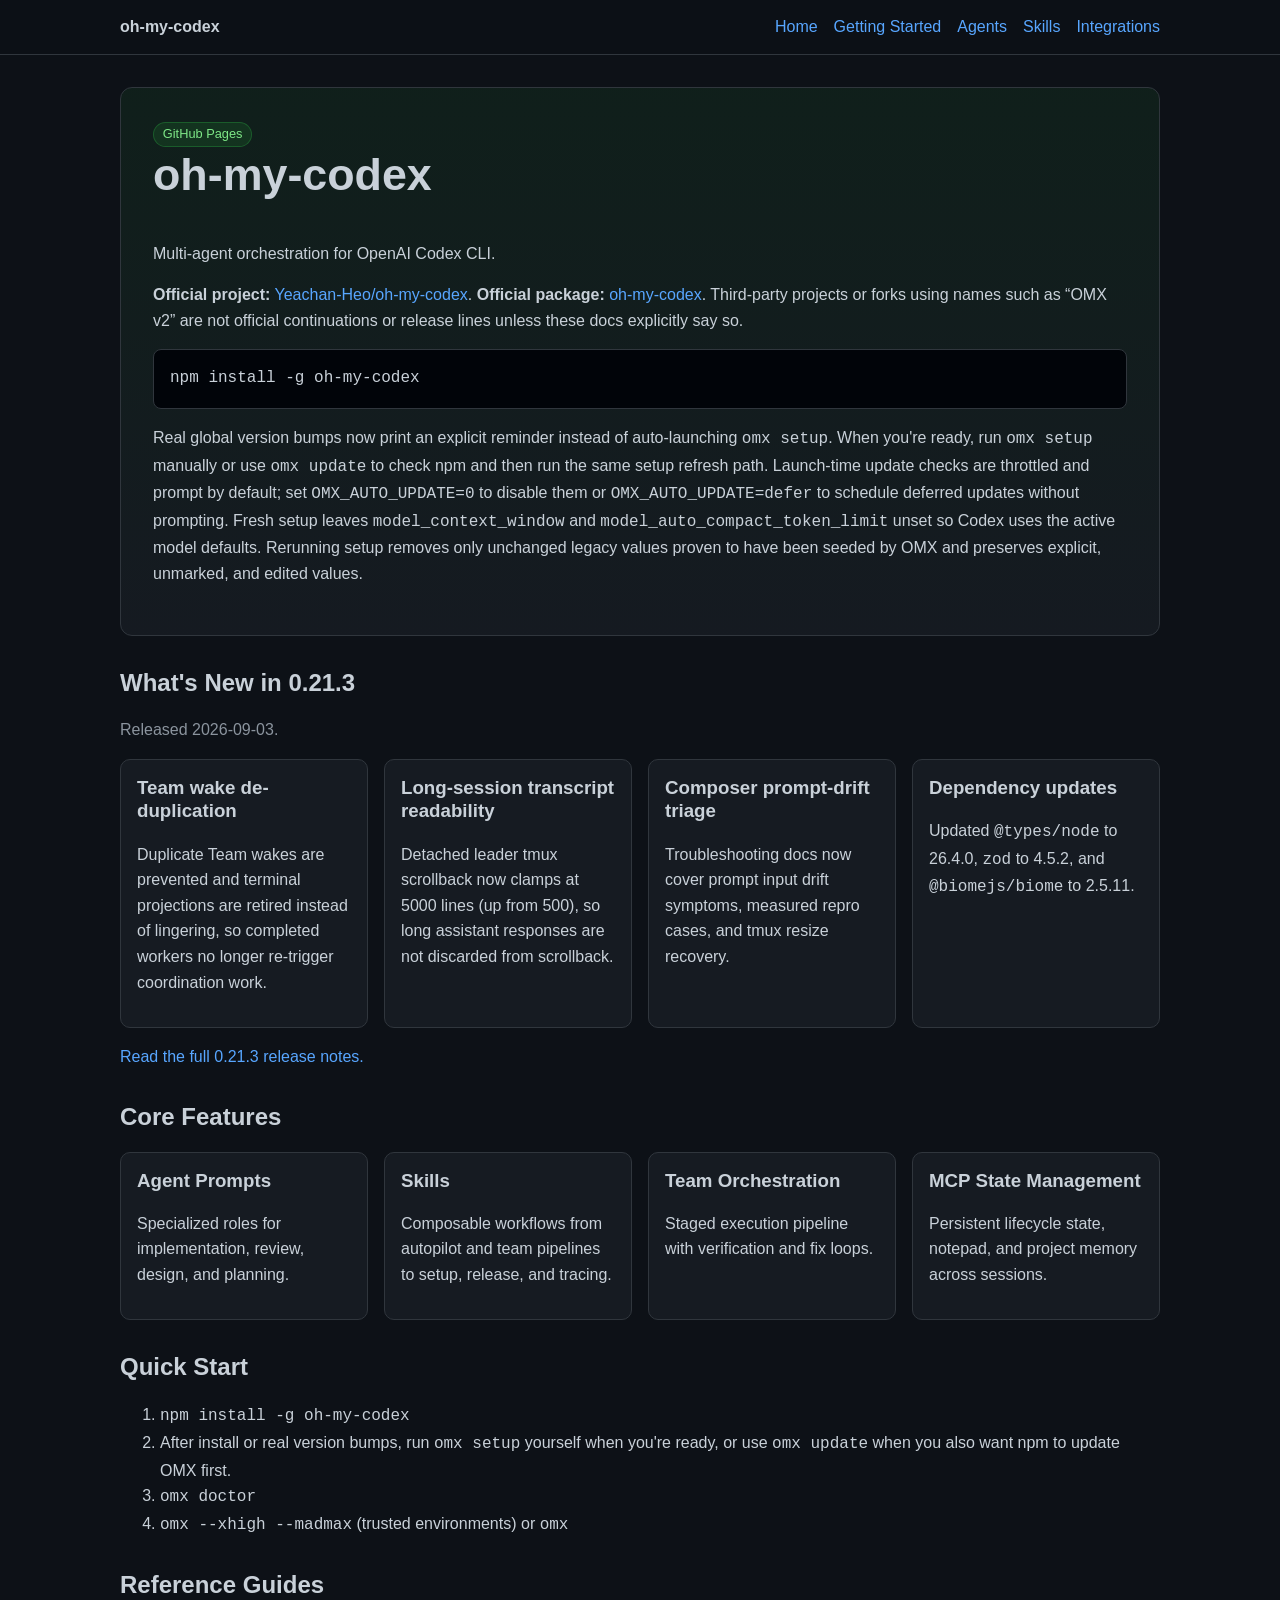
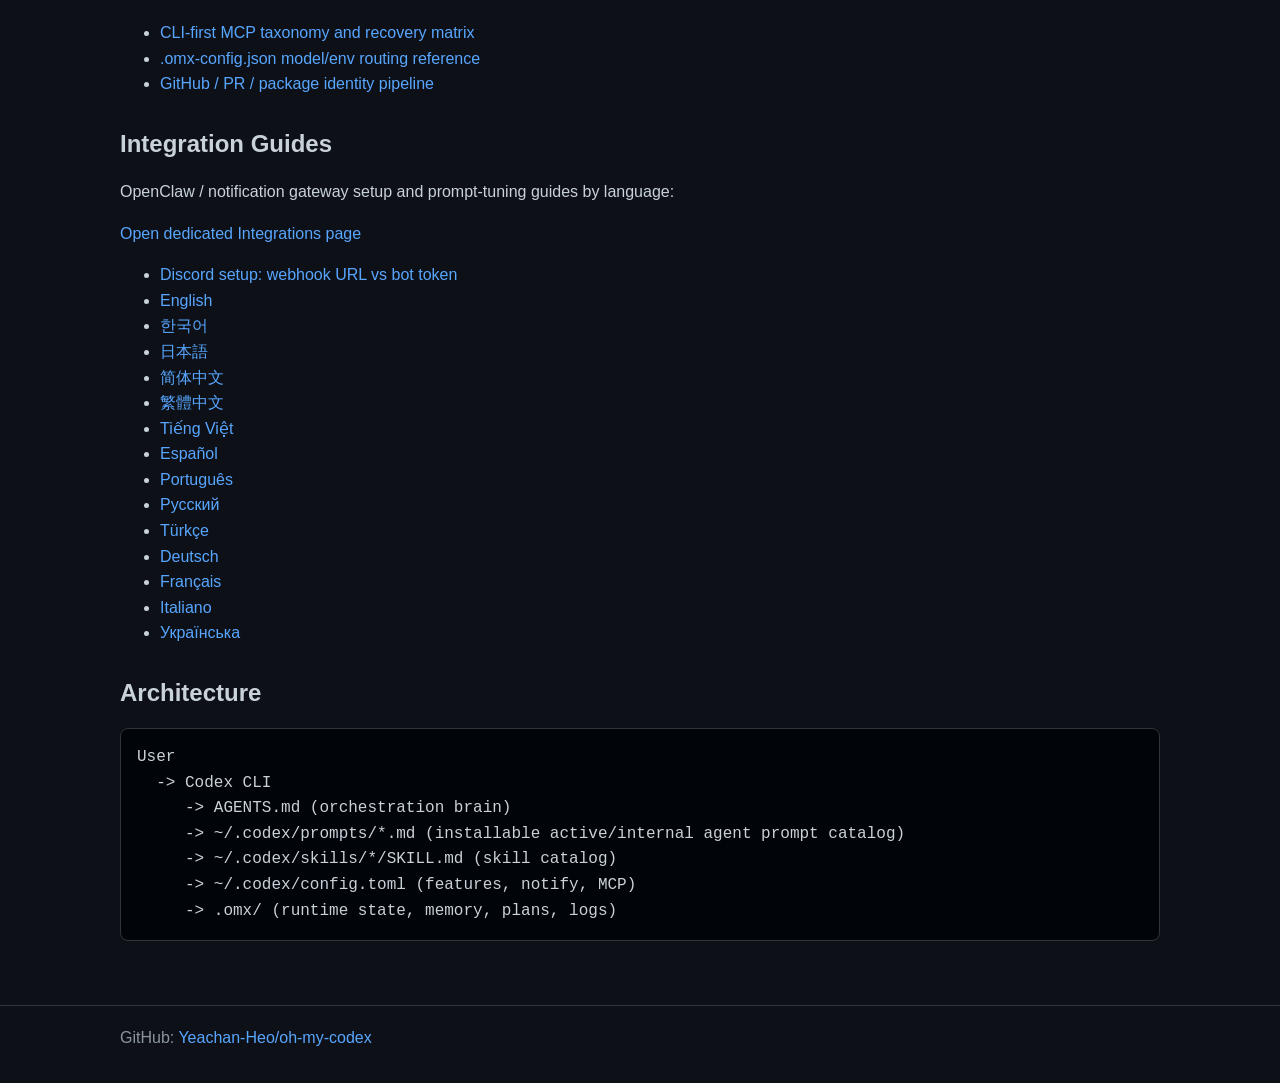
<file: docs/index.html>
<!doctype html>
<html lang="en">
  <head>
    <meta charset="UTF-8" />
    <meta name="viewport" content="width=device-width, initial-scale=1.0" />
    <title>oh-my-codex Docs</title>
    <link rel="stylesheet" href="./style.css" />
  </head>
  <body>
    <header>
      <nav class="container nav" aria-label="Primary">
        <a class="brand" href="./index.html">oh-my-codex</a>
        <a class="active" href="./index.html">Home</a>
        <a href="./getting-started.html">Getting Started</a>
        <a href="./agents.html">Agents</a>
        <a href="./skills.html">Skills</a>
        <a href="./integrations.html">Integrations</a>
      </nav>
    </header>

    <main class="container">
      <section class="hero">
        <span class="badge">GitHub Pages</span>
        <h1>oh-my-codex</h1>
        <p>Multi-agent orchestration for OpenAI Codex CLI.</p>
        <p><strong>Official project:</strong> <a href="https://github.com/Yeachan-Heo/oh-my-codex">Yeachan-Heo/oh-my-codex</a>. <strong>Official package:</strong> <a href="https://www.npmjs.com/package/oh-my-codex">oh-my-codex</a>. Third-party projects or forks using names such as “OMX v2” are not official continuations or release lines unless these docs explicitly say so.</p>
        <pre><code>npm install -g oh-my-codex</code></pre>
        <p>Real global version bumps now print an explicit reminder instead of auto-launching <code>omx setup</code>. When you're ready, run <code>omx setup</code> manually or use <code>omx update</code> to check npm and then run the same setup refresh path. Launch-time update checks are throttled and prompt by default; set <code>OMX_AUTO_UPDATE=0</code> to disable them or <code>OMX_AUTO_UPDATE=defer</code> to schedule deferred updates without prompting. Fresh setup leaves <code>model_context_window</code> and <code>model_auto_compact_token_limit</code> unset so Codex uses the active model defaults. Rerunning setup removes only unchanged legacy values proven to have been seeded by OMX and preserves explicit, unmarked, and edited values.</p>
      </section>

      <section aria-labelledby="whats-new-0213">
        <h2 id="whats-new-0213">What's New in 0.21.3</h2>
        <p class="muted">Released 2026-09-03.</p>
        <div class="grid">
          <article class="card">
            <h3>Team wake de-duplication</h3>
            <p>
              Duplicate Team wakes are prevented and terminal projections are retired instead of lingering, so completed workers no longer re-trigger coordination work.
            </p>
          </article>
          <article class="card">
            <h3>Long-session transcript readability</h3>
            <p>
              Detached leader tmux scrollback now clamps at 5000 lines (up from 500), so long assistant responses are not discarded from scrollback.
            </p>
          </article>
          <article class="card">
            <h3>Composer prompt-drift triage</h3>
            <p>
              Troubleshooting docs now cover prompt input drift symptoms, measured repro cases, and tmux resize recovery.
            </p>
          </article>
          <article class="card">
            <h3>Dependency updates</h3>
            <p>
              Updated <code>@types/node</code> to 26.4.0, <code>zod</code> to 4.5.2, and <code>@biomejs/biome</code> to 2.5.11.
            </p>
          </article>
        </div>
        <p><a href="./release-notes-0.21.3.md">Read the full 0.21.3 release notes.</a></p>
      </section>

      <h2>Core Features</h2>
      <div class="grid">
        <article class="card"><h3>Agent Prompts</h3><p>Specialized roles for implementation, review, design, and planning.</p></article>
        <article class="card"><h3>Skills</h3><p>Composable workflows from autopilot and team pipelines to setup, release, and tracing.</p></article>
        <article class="card"><h3>Team Orchestration</h3><p>Staged execution pipeline with verification and fix loops.</p></article>
        <article class="card"><h3>MCP State Management</h3><p>Persistent lifecycle state, notepad, and project memory across sessions.</p></article>
      </div>

      <h2>Quick Start</h2>
      <ol>
        <li><code>npm install -g oh-my-codex</code></li>
        <li>After install or real version bumps, run <code>omx setup</code> yourself when you're ready, or use <code>omx update</code> when you also want npm to update OMX first.</li>
        <li><code>omx doctor</code></li>
        <li><code>omx --xhigh --madmax</code> (trusted environments) or <code>omx</code></li>
      </ol>

      <h2>Reference Guides</h2>
      <ul>
        <li><a href="./architecture/cli-first-mcp-taxonomy.md">CLI-first MCP taxonomy and recovery matrix</a></li>
        <li><a href="./reference/omx-config-schema-routing.md">.omx-config.json model/env routing reference</a></li>
        <li><a href="./pipeline/github-pr-package-identity.md">GitHub / PR / package identity pipeline</a></li>
      </ul>

      <h2>Integration Guides</h2>
      <p>OpenClaw / notification gateway setup and prompt-tuning guides by language:</p>
      <p><a href="./integrations.html">Open dedicated Integrations page</a></p>
      <ul>
        <li><a href="./discord-integration.md">Discord setup: webhook URL vs bot token</a></li>
        <li><a href="./openclaw-integration.md">English</a></li>
        <li><a href="./openclaw-integration.ko.md">한국어</a></li>
        <li><a href="./openclaw-integration.ja.md">日本語</a></li>
        <li><a href="./openclaw-integration.zh.md">简体中文</a></li>
        <li><a href="./openclaw-integration.zh-TW.md">繁體中文</a></li>
        <li><a href="./openclaw-integration.vi.md">Tiếng Việt</a></li>
        <li><a href="./openclaw-integration.es.md">Español</a></li>
        <li><a href="./openclaw-integration.pt.md">Português</a></li>
        <li><a href="./openclaw-integration.ru.md">Русский</a></li>
        <li><a href="./openclaw-integration.tr.md">Türkçe</a></li>
        <li><a href="./openclaw-integration.de.md">Deutsch</a></li>
        <li><a href="./openclaw-integration.fr.md">Français</a></li>
        <li><a href="./openclaw-integration.it.md">Italiano</a></li>
        <li><a href="./openclaw-integration.uk.md">Українська</a></li>
      </ul>

      <h2>Architecture</h2>
      <pre><code>User
  -> Codex CLI
     -> AGENTS.md (orchestration brain)
     -> ~/.codex/prompts/*.md (installable active/internal agent prompt catalog)
     -> ~/.codex/skills/*/SKILL.md (skill catalog)
     -> ~/.codex/config.toml (features, notify, MCP)
     -> .omx/ (runtime state, memory, plans, logs)</code></pre>
    </main>

    <footer>
      <div class="container">
        <span class="muted">GitHub: <a href="https://github.com/Yeachan-Heo/oh-my-codex">Yeachan-Heo/oh-my-codex</a></span>
      </div>
    </footer>
  </body>
</html>
</file>
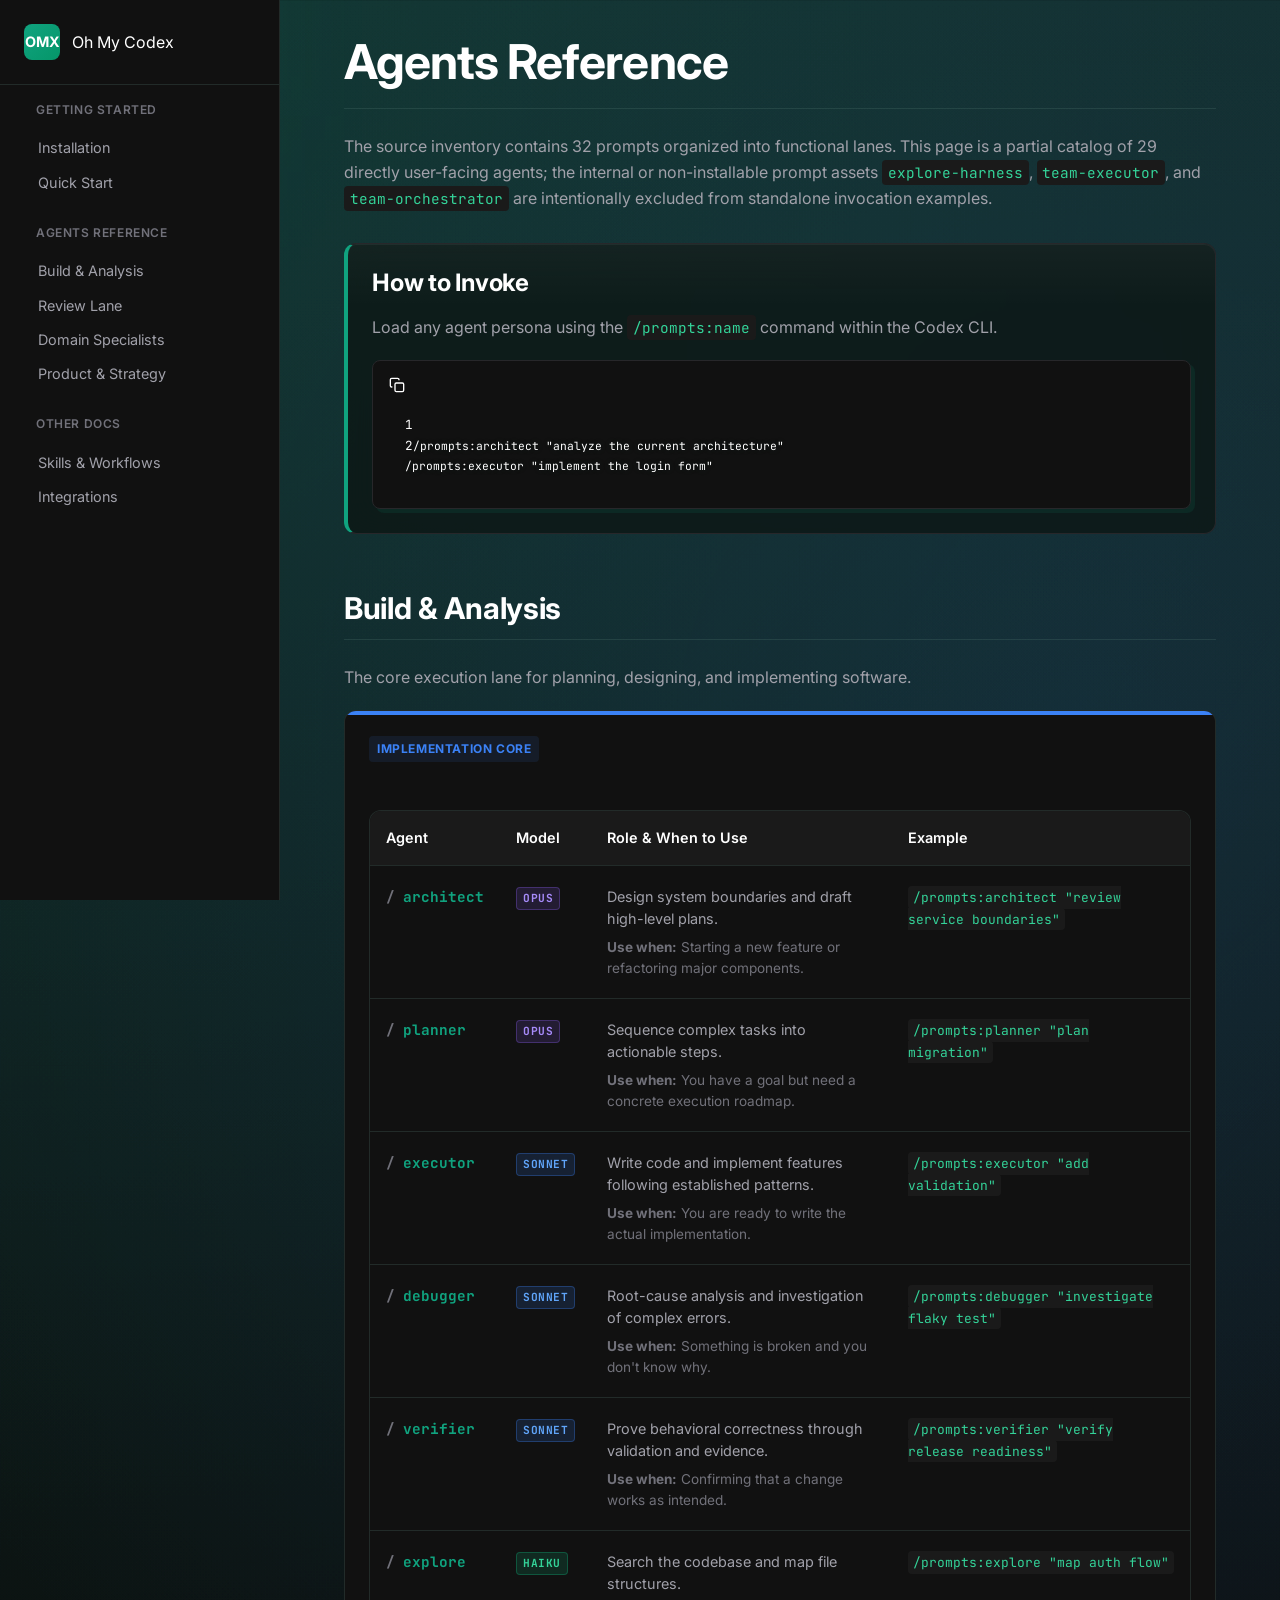
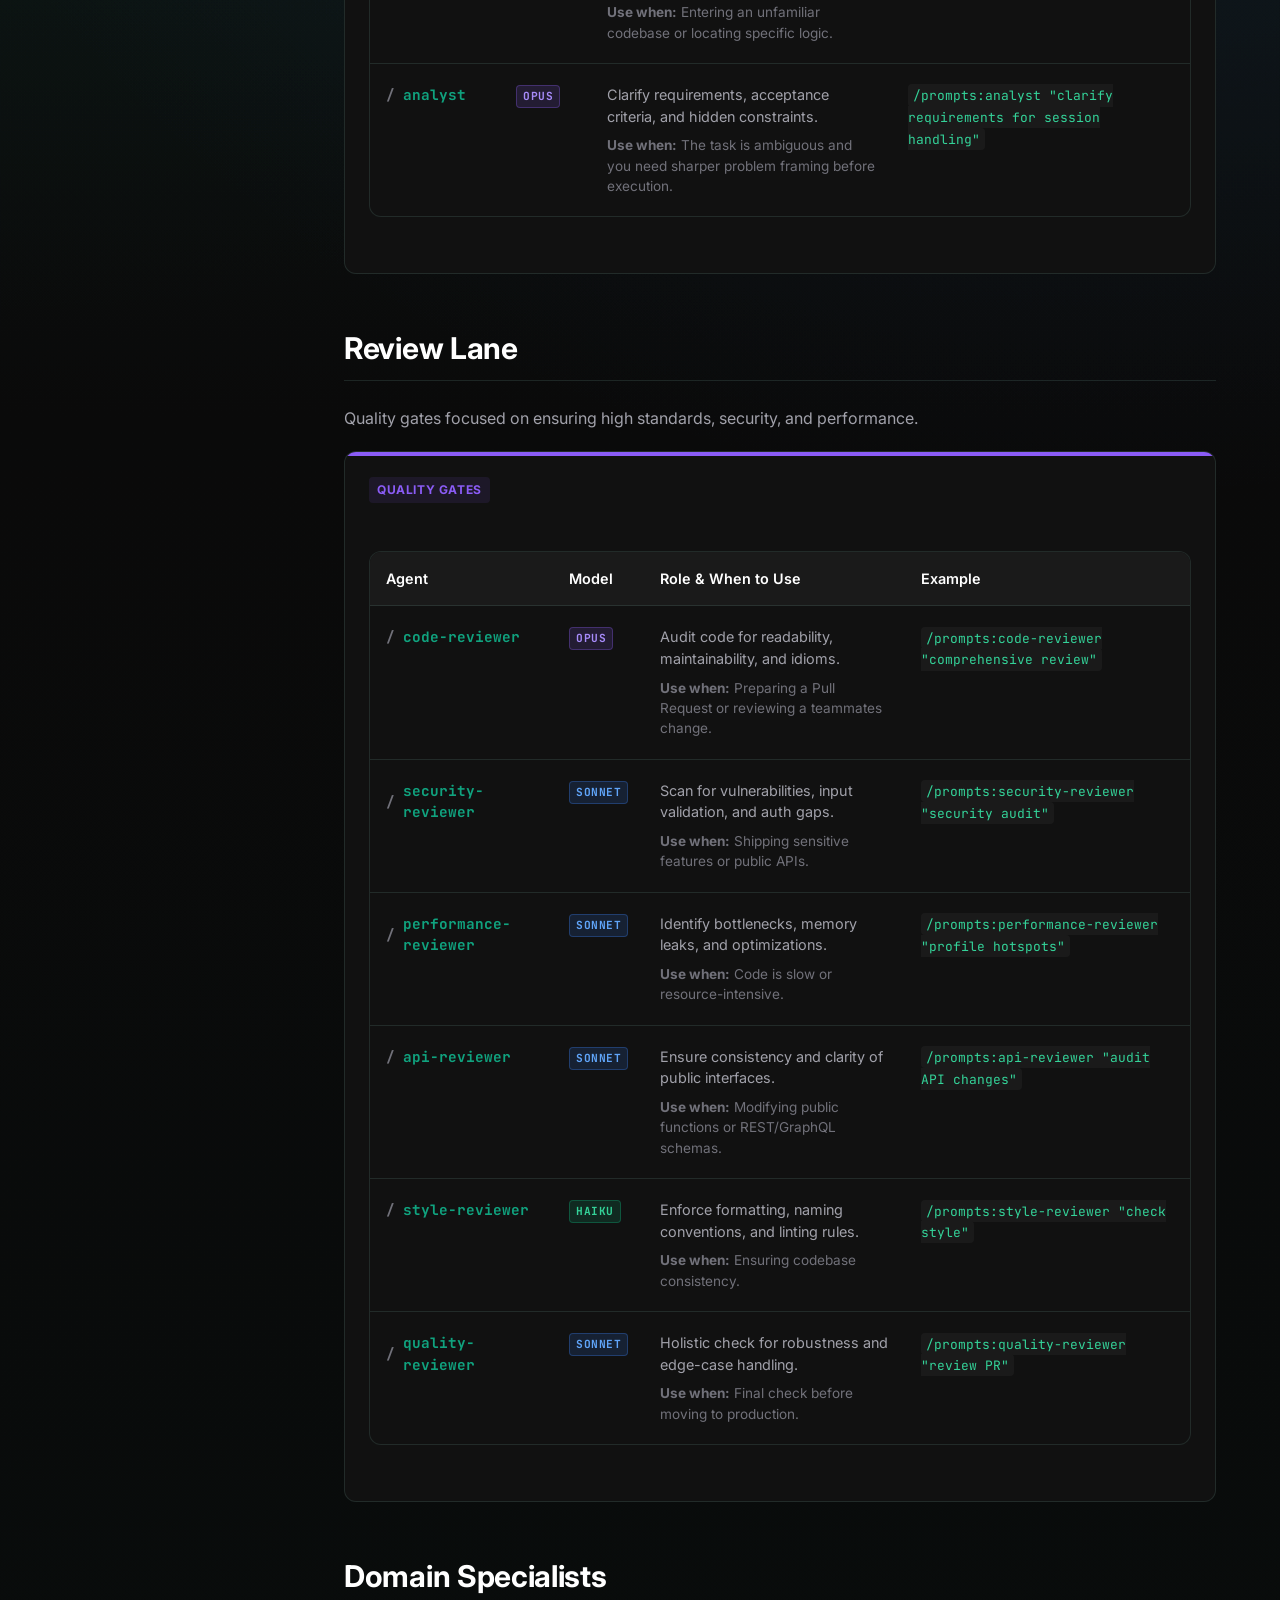
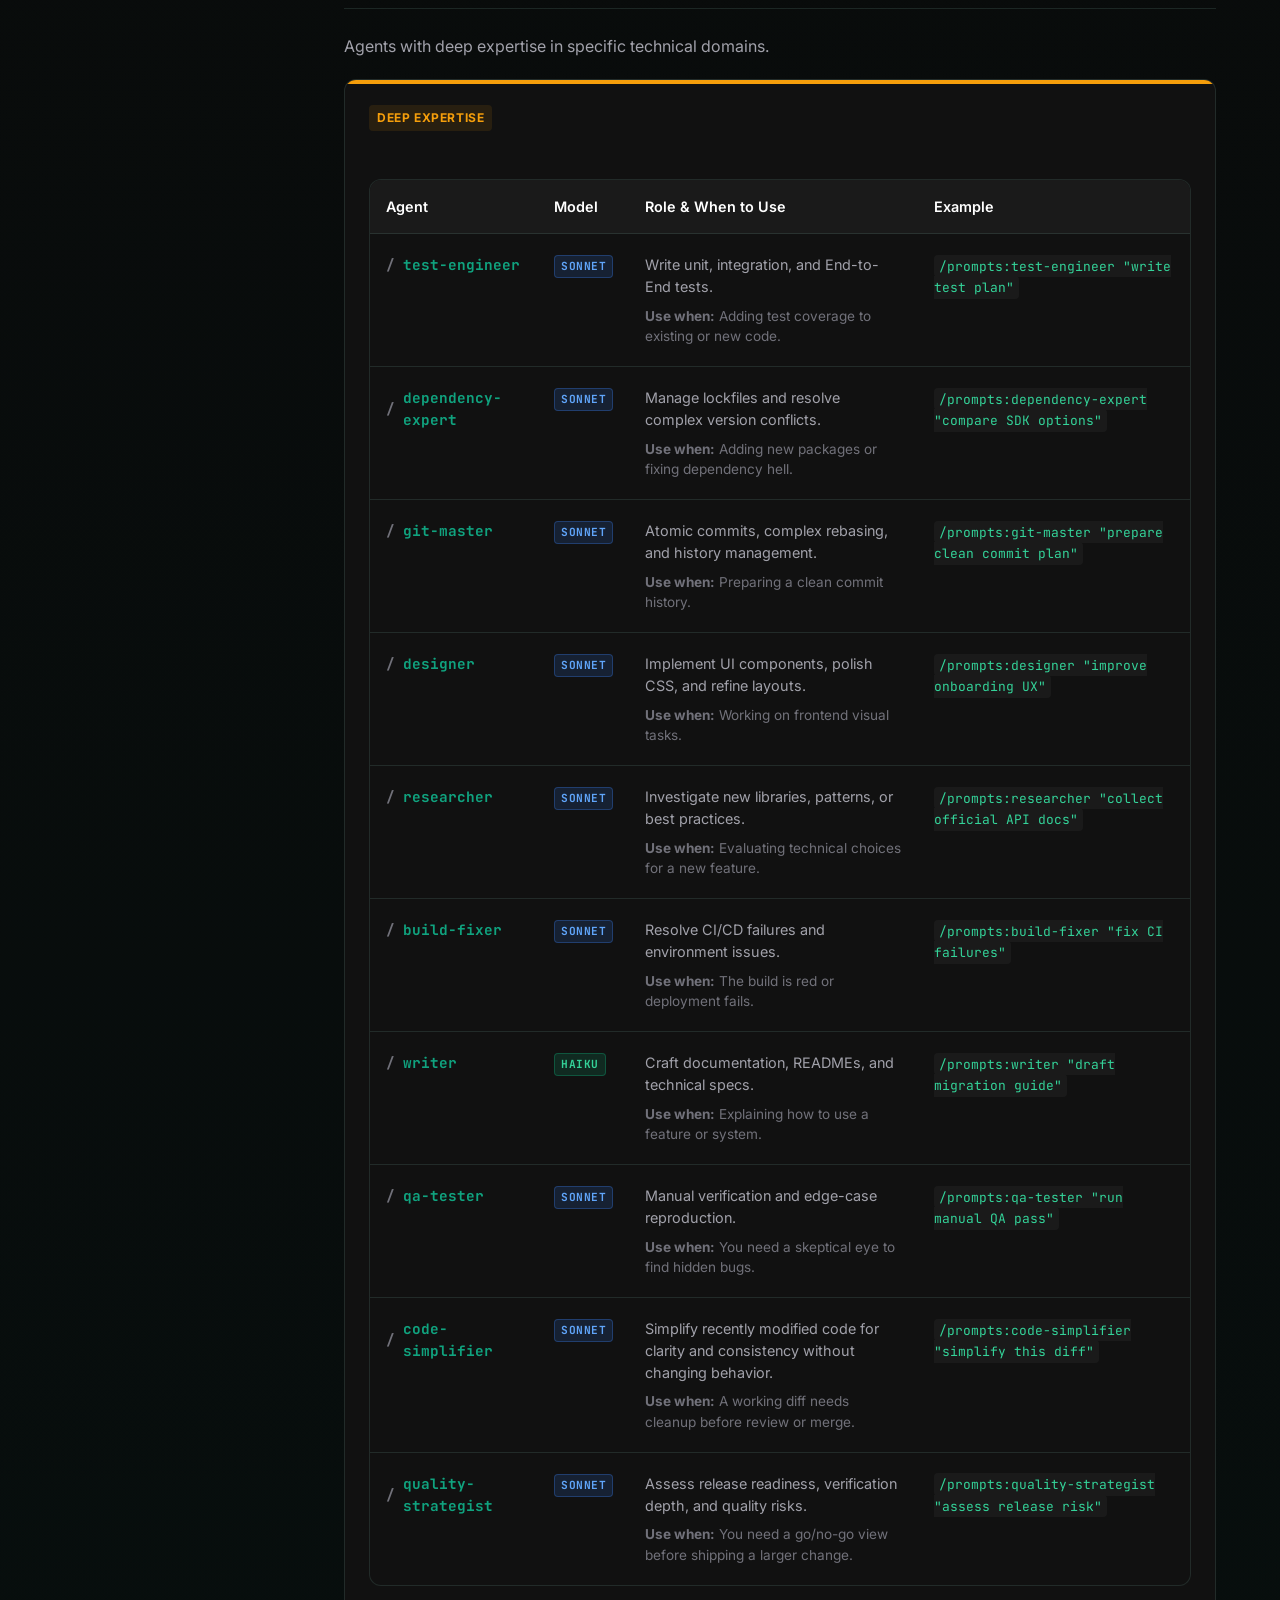
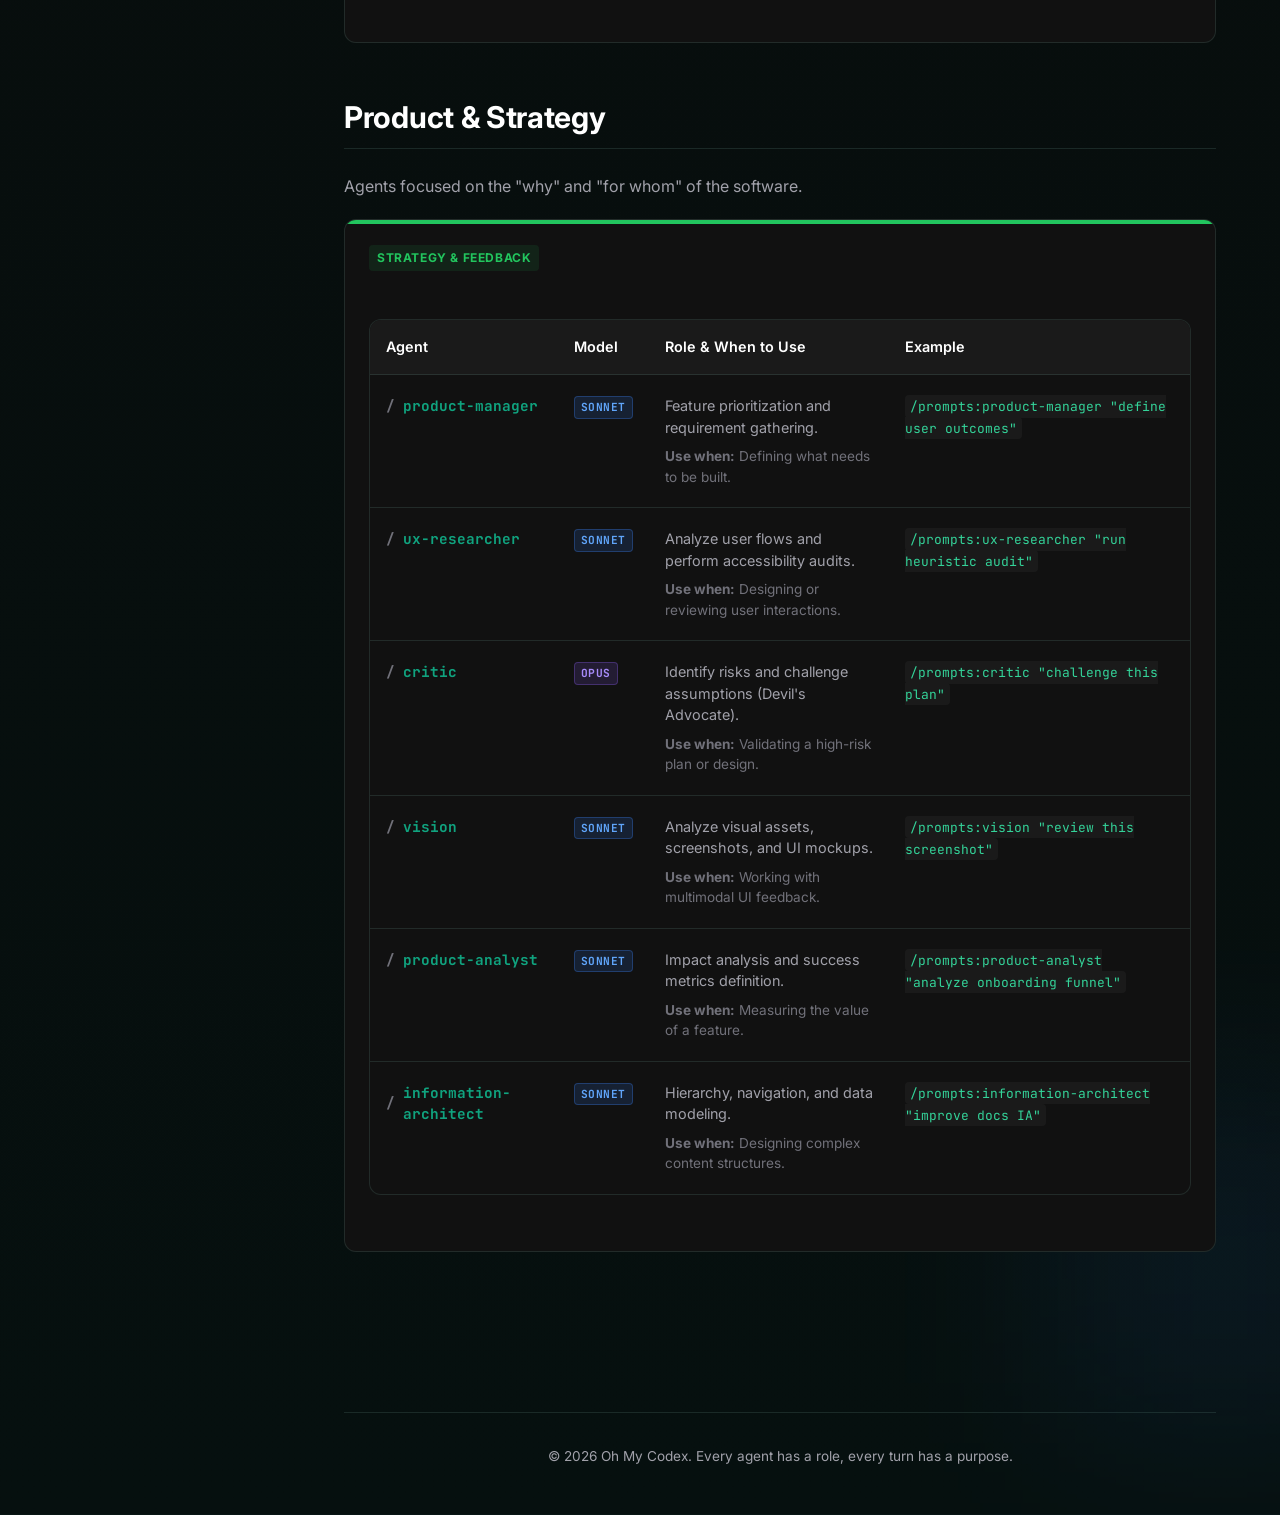
<file: docs/agents-reference.html>
<!DOCTYPE html>
<html lang="en">
<head>
  <meta charset="UTF-8">
  <meta name="viewport" content="width=device-width, initial-scale=1.0">
  <meta name="description" content="Agents Reference | Oh My Codex - 32 prompt assets, including 29 directly user-facing agent personas">

  <!-- Open Graph -->
  <meta property="og:type" content="website">
  <meta property="og:url" content="https://yeachan-heo.github.io/oh-my-codex-website/docs/agents-reference.html">
  <meta property="og:title" content="Agents Reference | Oh My Codex">
  <meta property="og:description" content="Explore 32 oh-my-codex prompt assets, with a catalog of 29 directly user-facing agents for every stage of the development lifecycle.">
  <meta property="og:image" content="https://yeachan-heo.github.io/oh-my-codex-website/social-preview.png">

  <title>Agents Reference | Oh My Codex</title>

  <!-- Fonts -->
  <link rel="preconnect" href="https://fonts.googleapis.com">
  <link rel="preconnect" href="https://fonts.gstatic.com" crossorigin>
  <link href="https://fonts.googleapis.com/css2?family=Inter:wght@400;500;600;700;800&family=JetBrains+Mono:wght@400;500&display=swap" rel="stylesheet">

  <!-- Design System -->
  <link rel="stylesheet" href="../css/design-system.css">
  <link rel="stylesheet" href="../css/base.css">
  <link rel="stylesheet" href="../css/animations.css">
  <link rel="stylesheet" href="../css/components.css">

  <style>
    /* =========================================
       DOCS LAYOUT & THEME OVERRIDES
       ========================================= */
    :root {
      --sidebar-width: 280px;
      --header-height-mobile: 60px;
      --content-max-width: 960px;
    }

    body {
      background-color: var(--bg-primary);
      color: var(--text-primary);
    }

    /* Layout */
    .docs-layout {
      display: flex;
      min-height: 100vh;
    }

    .docs-sidebar {
      width: var(--sidebar-width);
      height: 100vh;
      position: fixed;
      top: 0;
      left: 0;
      background-color: var(--bg-secondary);
      border-right: 1px solid var(--border-default);
      overflow-y: auto;
      z-index: 101;
      display: flex;
      flex-direction: column;
    }

    .docs-main {
      flex: 1;
      margin-left: var(--sidebar-width);
      min-width: 0;
      padding: 2rem 4rem;
    }

    .docs-content {
      max-width: var(--content-max-width);
      margin: 0 auto;
      padding-bottom: 4rem;
    }

    /* Typography Overrides */
    .docs-content h1 {
      margin-bottom: 1.5rem;
      border-bottom: 1px solid var(--border-default);
      padding-bottom: 1rem;
    }

    .docs-content h2 {
      margin-top: 3.5rem;
      margin-bottom: 1.5rem;
      padding-bottom: 0.75rem;
      border-bottom: 1px solid var(--border-default);
      position: relative;
    }

    .docs-content h3 {
      margin-top: 2.5rem;
      margin-bottom: 1rem;
      position: relative;
    }

    .docs-content p, .docs-content ul, .docs-content ol {
      margin-bottom: 1.25rem;
      color: var(--text-secondary);
    }

    /* Sidebar Components */
    .sidebar-brand {
      display: flex;
      align-items: center;
      gap: 0.75rem;
      padding: 1.5rem;
      border-bottom: 1px solid var(--border-default);
      text-decoration: none;
      color: var(--text-primary);
    }

    .sidebar-brand__icon {
      width: 36px;
      height: 36px;
      background: linear-gradient(135deg, var(--accent-primary), #059669);
      border-radius: 0.5rem;
      display: flex;
      align-items: center;
      justify-content: center;
      color: white;
      font-weight: 700;
      font-size: 0.9rem;
    }

    .sidebar-nav {
      padding: 1rem 1.5rem 2rem;
    }

    .sidebar-section {
      margin-bottom: 1.5rem;
    }

    .sidebar-title {
      font-size: 0.75rem;
      text-transform: uppercase;
      letter-spacing: 0.05em;
      color: var(--text-tertiary);
      font-weight: 600;
      margin-bottom: 0.75rem;
      padding-left: 0.75rem;
    }

    .sidebar-link {
      display: block;
      padding: 0.4rem 0.75rem;
      color: var(--text-secondary);
      font-size: 0.9rem;
      border-radius: 0.375rem;
      text-decoration: none;
      transition: all 0.2s;
      border-left: 2px solid transparent;
    }

    .sidebar-link:hover {
      color: var(--text-primary);
      background: var(--surface-hover);
      text-decoration: none;
    }

    .sidebar-link.active {
      color: var(--accent-primary);
      background: rgba(16, 163, 127, 0.05);
      border-left-color: var(--accent-primary);
      font-weight: 500;
    }

    /* Agent Lane Cards */
    .lane-card {
      background: var(--bg-secondary);
      border: 1px solid var(--border-default);
      border-radius: 0.75rem;
      padding: 1.5rem;
      margin-bottom: 2rem;
      position: relative;
      overflow: hidden;
    }
    .lane-card::before {
      content: ''; position: absolute; top: 0; left: 0; right: 0; height: 4px;
    }
    .lane-card--build::before { background: #3b82f6; }
    .lane-card--review::before { background: #8b5cf6; }
    .lane-card--domain::before { background: #f59e0b; }
    .lane-card--product::before { background: #22c55e; }

    .lane-badge {
      font-size: 0.75rem; font-weight: 700; text-transform: uppercase;
      padding: 4px 8px; border-radius: 4px; letter-spacing: 0.05em;
      margin-bottom: 1rem; display: inline-block;
    }
    .lane-card--build .lane-badge { background: rgba(59, 130, 246, 0.1); color: #3b82f6; }
    .lane-card--review .lane-badge { background: rgba(139, 92, 246, 0.1); color: #8b5cf6; }
    .lane-card--domain .lane-badge { background: rgba(245, 158, 11, 0.1); color: #f59e0b; }
    .lane-card--product .lane-badge { background: rgba(34, 197, 94, 0.1); color: #22c55e; }

    /* Agent Table */
    .agent-table-wrapper {
      margin: 2rem 0;
      border: 1px solid var(--border-default);
      border-radius: 0.75rem;
      overflow: hidden;
      background: var(--bg-secondary);
    }
    .agent-table {
      width: 100%; border-collapse: collapse; font-size: 0.9rem;
    }
    .agent-table th {
      background: var(--bg-tertiary);
      text-align: left; padding: 1rem; font-weight: 600;
      border-bottom: 1px solid var(--border-default);
    }
    .agent-table td {
      padding: 1.25rem 1rem; border-bottom: 1px solid var(--border-default);
      vertical-align: top;
    }
    .agent-table tr:last-child td { border-bottom: none; }
    
    .agent-name {
      font-family: var(--font-mono); font-weight: 700; color: var(--accent-primary);
      display: flex; align-items: center; gap: 0.5rem;
    }
    .agent-name::before { content: '/'; color: var(--text-tertiary); }

    .agent-desc { color: var(--text-secondary); line-height: 1.5; }
    .agent-use { font-size: 0.85rem; color: var(--text-tertiary); margin-top: 0.5rem; }

    /* Model Badges */
    .badge {
      display: inline-block;
      padding: 2px 6px;
      border-radius: 4px;
      font-size: 0.7rem;
      font-weight: 700;
      text-transform: uppercase;
      font-family: var(--font-mono);
      letter-spacing: 0.05em;
    }
    .badge--opus { background: rgba(139, 92, 246, 0.15); color: #a78bfa; border: 1px solid rgba(139, 92, 246, 0.3); }
    .badge--sonnet { background: rgba(59, 130, 246, 0.15); color: #60a5fa; border: 1px solid rgba(59, 130, 246, 0.3); }
    .badge--haiku { background: rgba(16, 185, 129, 0.15); color: #34d399; border: 1px solid rgba(16, 185, 129, 0.3); }

    /* Anchor Links */
    .anchor-link {
      position: absolute;
      left: -1.25rem;
      opacity: 0;
      color: var(--accent-primary);
      text-decoration: none;
      transition: opacity 0.2s;
    }
    h2:hover .anchor-link, h3:hover .anchor-link { opacity: 1; }

    /* Mobile Menu Button */
    .mobile-menu-btn {
      display: none; position: fixed; top: 1rem; right: 1rem; z-index: 200;
      background: var(--bg-secondary); border: 1px solid var(--border-default);
      padding: 0.5rem; border-radius: 0.5rem; cursor: pointer;
    }

    @media (max-width: 1024px) {
      .docs-sidebar { transform: translateX(-100%); transition: transform 0.3s ease; }
      .docs-sidebar.open { transform: translateX(0); }
      .docs-main { margin-left: 0; padding: 4rem 1.5rem; }
      .mobile-menu-btn { display: block; }
    }
  </style>
</head>
<body>
  <button class="mobile-menu-btn" id="mobile-menu-btn" aria-label="Toggle navigation">
    <svg fill="none" viewBox="0 0 24 24" stroke="currentColor" width="24" height="24">
      <path stroke-linecap="round" stroke-linejoin="round" stroke-width="2" d="M4 6h16M4 12h16M4 18h16"></path>
    </svg>
  </button>

  <div class="docs-layout">
    <!-- SIDEBAR -->
    <aside class="docs-sidebar" id="sidebar">
      <a href="../index.html" class="sidebar-brand">
        <div class="sidebar-brand__icon">OMX</div>
        <span class="sidebar-brand__text">Oh My Codex</span>
      </a>

      <nav class="sidebar-nav">
        <div class="sidebar-section">
          <div class="sidebar-title">Getting Started</div>
          <a href="getting-started.html" class="sidebar-link">Installation</a>
          <a href="getting-started.html#quick-start" class="sidebar-link">Quick Start</a>
        </div>

        <div class="sidebar-section">
          <div class="sidebar-title">Agents Reference</div>
          <a href="#build-analysis" class="sidebar-link active">Build & Analysis</a>
          <a href="#review-lane" class="sidebar-link">Review Lane</a>
          <a href="#domain-specialists" class="sidebar-link">Domain Specialists</a>
          <a href="#product-strategy" class="sidebar-link">Product & Strategy</a>
        </div>

        <div class="sidebar-section">
          <div class="sidebar-title">Other Docs</div>
          <a href="skills-workflows.html" class="sidebar-link">Skills & Workflows</a>
          <a href="integrations-guide.html" class="sidebar-link">Integrations</a>
        </div>
      </nav>
    </aside>

    <!-- MAIN CONTENT -->
    <main class="docs-main">
      <div class="docs-content">
        <section id="agents-intro">
          <h1>Agents Reference</h1>
          <p class="text-body-lg">
            The source inventory contains 32 prompts organized into functional lanes. This page is a partial catalog of 29 directly user-facing agents; the internal or non-installable prompt assets <code>explore-harness</code>, <code>team-executor</code>, and <code>team-orchestrator</code> are intentionally excluded from standalone invocation examples.
          </p>
          
          <div class="card glass tilt-3d-polish" style="margin-top: 2rem; border-left: 4px solid var(--accent-primary);">
            <h3 style="margin-top:0">How to Invoke</h3>
            <p>Load any agent persona using the <code>/prompts:name</code> command within the Codex CLI.</p>
            <div class="code-block">
              <div class="code-block__content">
                <pre><code>/prompts:architect "analyze the current architecture"
/prompts:executor "implement the login form"</code></pre>
              </div>
            </div>
          </div>
        </section>

        <!-- Build & Analysis -->
        <section id="build-analysis">
          <h2><span class="anchor-link">#</span>Build & Analysis</h2>
          <p>The core execution lane for planning, designing, and implementing software.</p>
          
          <div class="lane-card lane-card--build">
            <span class="lane-badge">Implementation Core</span>
            <div class="agent-table-wrapper">
              <table class="agent-table">
                <thead>
                  <tr><th>Agent</th><th>Model</th><th>Role & When to Use</th><th>Example</th></tr>
                </thead>
                <tbody>
                  <tr>
                    <td><div class="agent-name">architect</div></td>
                    <td><span class="badge badge--opus">opus</span></td>
                    <td>
                      <div class="agent-desc">Design system boundaries and draft high-level plans.</div>
                      <div class="agent-use"><strong>Use when:</strong> Starting a new feature or refactoring major components.</div>
                    </td>
                    <td><code>/prompts:architect "review service boundaries"</code></td>
                  </tr>
                  <tr>
                    <td><div class="agent-name">planner</div></td>
                    <td><span class="badge badge--opus">opus</span></td>
                    <td>
                      <div class="agent-desc">Sequence complex tasks into actionable steps.</div>
                      <div class="agent-use"><strong>Use when:</strong> You have a goal but need a concrete execution roadmap.</div>
                    </td>
                    <td><code>/prompts:planner "plan migration"</code></td>
                  </tr>
                  <tr>
                    <td><div class="agent-name">executor</div></td>
                    <td><span class="badge badge--sonnet">sonnet</span></td>
                    <td>
                      <div class="agent-desc">Write code and implement features following established patterns.</div>
                      <div class="agent-use"><strong>Use when:</strong> You are ready to write the actual implementation.</div>
                    </td>
                    <td><code>/prompts:executor "add validation"</code></td>
                  </tr>
                  <tr>
                    <td><div class="agent-name">debugger</div></td>
                    <td><span class="badge badge--sonnet">sonnet</span></td>
                    <td>
                      <div class="agent-desc">Root-cause analysis and investigation of complex errors.</div>
                      <div class="agent-use"><strong>Use when:</strong> Something is broken and you don't know why.</div>
                    </td>
                    <td><code>/prompts:debugger "investigate flaky test"</code></td>
                  </tr>
                  <tr>
                    <td><div class="agent-name">verifier</div></td>
                    <td><span class="badge badge--sonnet">sonnet</span></td>
                    <td>
                      <div class="agent-desc">Prove behavioral correctness through validation and evidence.</div>
                      <div class="agent-use"><strong>Use when:</strong> Confirming that a change works as intended.</div>
                    </td>
                    <td><code>/prompts:verifier "verify release readiness"</code></td>
                  </tr>
                  <tr>
                    <td><div class="agent-name">explore</div></td>
                    <td><span class="badge badge--haiku">haiku</span></td>
                    <td>
                      <div class="agent-desc">Search the codebase and map file structures.</div>
                      <div class="agent-use"><strong>Use when:</strong> Entering an unfamiliar codebase or locating specific logic.</div>
                    </td>
                    <td><code>/prompts:explore "map auth flow"</code></td>
                  </tr>
                  <tr>
                    <td><div class="agent-name">analyst</div></td>
                    <td><span class="badge badge--opus">opus</span></td>
                    <td>
                      <div class="agent-desc">Clarify requirements, acceptance criteria, and hidden constraints.</div>
                      <div class="agent-use"><strong>Use when:</strong> The task is ambiguous and you need sharper problem framing before execution.</div>
                    </td>
                    <td><code>/prompts:analyst "clarify requirements for session handling"</code></td>
                  </tr>
                </tbody>
              </table>
            </div>
          </div>
        </section>

        <!-- Review Lane -->
        <section id="review-lane">
          <h2><span class="anchor-link">#</span>Review Lane</h2>
          <p>Quality gates focused on ensuring high standards, security, and performance.</p>
          
          <div class="lane-card lane-card--review">
            <span class="lane-badge">Quality Gates</span>
            <div class="agent-table-wrapper">
              <table class="agent-table">
                <thead>
                  <tr><th>Agent</th><th>Model</th><th>Role & When to Use</th><th>Example</th></tr>
                </thead>
                <tbody>
                  <tr>
                    <td><div class="agent-name">code-reviewer</div></td>
                    <td><span class="badge badge--opus">opus</span></td>
                    <td>
                      <div class="agent-desc">Audit code for readability, maintainability, and idioms.</div>
                      <div class="agent-use"><strong>Use when:</strong> Preparing a Pull Request or reviewing a teammates change.</div>
                    </td>
                    <td><code>/prompts:code-reviewer "comprehensive review"</code></td>
                  </tr>
                  <tr>
                    <td><div class="agent-name">security-reviewer</div></td>
                    <td><span class="badge badge--sonnet">sonnet</span></td>
                    <td>
                      <div class="agent-desc">Scan for vulnerabilities, input validation, and auth gaps.</div>
                      <div class="agent-use"><strong>Use when:</strong> Shipping sensitive features or public APIs.</div>
                    </td>
                    <td><code>/prompts:security-reviewer "security audit"</code></td>
                  </tr>
                  <tr>
                    <td><div class="agent-name">performance-reviewer</div></td>
                    <td><span class="badge badge--sonnet">sonnet</span></td>
                    <td>
                      <div class="agent-desc">Identify bottlenecks, memory leaks, and optimizations.</div>
                      <div class="agent-use"><strong>Use when:</strong> Code is slow or resource-intensive.</div>
                    </td>
                    <td><code>/prompts:performance-reviewer "profile hotspots"</code></td>
                  </tr>
                  <tr>
                    <td><div class="agent-name">api-reviewer</div></td>
                    <td><span class="badge badge--sonnet">sonnet</span></td>
                    <td>
                      <div class="agent-desc">Ensure consistency and clarity of public interfaces.</div>
                      <div class="agent-use"><strong>Use when:</strong> Modifying public functions or REST/GraphQL schemas.</div>
                    </td>
                    <td><code>/prompts:api-reviewer "audit API changes"</code></td>
                  </tr>
                  <tr>
                    <td><div class="agent-name">style-reviewer</div></td>
                    <td><span class="badge badge--haiku">haiku</span></td>
                    <td>
                      <div class="agent-desc">Enforce formatting, naming conventions, and linting rules.</div>
                      <div class="agent-use"><strong>Use when:</strong> Ensuring codebase consistency.</div>
                    </td>
                    <td><code>/prompts:style-reviewer "check style"</code></td>
                  </tr>
                  <tr>
                    <td><div class="agent-name">quality-reviewer</div></td>
                    <td><span class="badge badge--sonnet">sonnet</span></td>
                    <td>
                      <div class="agent-desc">Holistic check for robustness and edge-case handling.</div>
                      <div class="agent-use"><strong>Use when:</strong> Final check before moving to production.</div>
                    </td>
                    <td><code>/prompts:quality-reviewer "review PR"</code></td>
                  </tr>
                </tbody>
              </table>
            </div>
          </div>
        </section>

        <!-- Domain Specialists -->
        <section id="domain-specialists">
          <h2><span class="anchor-link">#</span>Domain Specialists</h2>
          <p>Agents with deep expertise in specific technical domains.</p>
          
          <div class="lane-card lane-card--domain">
            <span class="lane-badge">Deep Expertise</span>
            <div class="agent-table-wrapper">
              <table class="agent-table">
                <thead>
                  <tr><th>Agent</th><th>Model</th><th>Role & When to Use</th><th>Example</th></tr>
                </thead>
                <tbody>
                  <tr>
                    <td><div class="agent-name">test-engineer</div></td>
                    <td><span class="badge badge--sonnet">sonnet</span></td>
                    <td>
                      <div class="agent-desc">Write unit, integration, and End-to-End tests.</div>
                      <div class="agent-use"><strong>Use when:</strong> Adding test coverage to existing or new code.</div>
                    </td>
                    <td><code>/prompts:test-engineer "write test plan"</code></td>
                  </tr>
                  <tr>
                    <td><div class="agent-name">dependency-expert</div></td>
                    <td><span class="badge badge--sonnet">sonnet</span></td>
                    <td>
                      <div class="agent-desc">Manage lockfiles and resolve complex version conflicts.</div>
                      <div class="agent-use"><strong>Use when:</strong> Adding new packages or fixing dependency hell.</div>
                    </td>
                    <td><code>/prompts:dependency-expert "compare SDK options"</code></td>
                  </tr>
                  <tr>
                    <td><div class="agent-name">git-master</div></td>
                    <td><span class="badge badge--sonnet">sonnet</span></td>
                    <td>
                      <div class="agent-desc">Atomic commits, complex rebasing, and history management.</div>
                      <div class="agent-use"><strong>Use when:</strong> Preparing a clean commit history.</div>
                    </td>
                    <td><code>/prompts:git-master "prepare clean commit plan"</code></td>
                  </tr>
                  <tr>
                    <td><div class="agent-name">designer</div></td>
                    <td><span class="badge badge--sonnet">sonnet</span></td>
                    <td>
                      <div class="agent-desc">Implement UI components, polish CSS, and refine layouts.</div>
                      <div class="agent-use"><strong>Use when:</strong> Working on frontend visual tasks.</div>
                    </td>
                    <td><code>/prompts:designer "improve onboarding UX"</code></td>
                  </tr>
                  <tr>
                    <td><div class="agent-name">researcher</div></td>
                    <td><span class="badge badge--sonnet">sonnet</span></td>
                    <td>
                      <div class="agent-desc">Investigate new libraries, patterns, or best practices.</div>
                      <div class="agent-use"><strong>Use when:</strong> Evaluating technical choices for a new feature.</div>
                    </td>
                    <td><code>/prompts:researcher "collect official API docs"</code></td>
                  </tr>
                  <tr>
                    <td><div class="agent-name">build-fixer</div></td>
                    <td><span class="badge badge--sonnet">sonnet</span></td>
                    <td>
                      <div class="agent-desc">Resolve CI/CD failures and environment issues.</div>
                      <div class="agent-use"><strong>Use when:</strong> The build is red or deployment fails.</div>
                    </td>
                    <td><code>/prompts:build-fixer "fix CI failures"</code></td>
                  </tr>
                  <tr>
                    <td><div class="agent-name">writer</div></td>
                    <td><span class="badge badge--haiku">haiku</span></td>
                    <td>
                      <div class="agent-desc">Craft documentation, READMEs, and technical specs.</div>
                      <div class="agent-use"><strong>Use when:</strong> Explaining how to use a feature or system.</div>
                    </td>
                    <td><code>/prompts:writer "draft migration guide"</code></td>
                  </tr>
                  <tr>
                    <td><div class="agent-name">qa-tester</div></td>
                    <td><span class="badge badge--sonnet">sonnet</span></td>
                    <td>
                      <div class="agent-desc">Manual verification and edge-case reproduction.</div>
                      <div class="agent-use"><strong>Use when:</strong> You need a skeptical eye to find hidden bugs.</div>
                    </td>
                    <td><code>/prompts:qa-tester "run manual QA pass"</code></td>
                  </tr>
                  <tr>
                    <td><div class="agent-name">code-simplifier</div></td>
                    <td><span class="badge badge--sonnet">sonnet</span></td>
                    <td>
                      <div class="agent-desc">Simplify recently modified code for clarity and consistency without changing behavior.</div>
                      <div class="agent-use"><strong>Use when:</strong> A working diff needs cleanup before review or merge.</div>
                    </td>
                    <td><code>/prompts:code-simplifier "simplify this diff"</code></td>
                  </tr>
                  <tr>
                    <td><div class="agent-name">quality-strategist</div></td>
                    <td><span class="badge badge--sonnet">sonnet</span></td>
                    <td>
                      <div class="agent-desc">Assess release readiness, verification depth, and quality risks.</div>
                      <div class="agent-use"><strong>Use when:</strong> You need a go/no-go view before shipping a larger change.</div>
                    </td>
                    <td><code>/prompts:quality-strategist "assess release risk"</code></td>
                  </tr>
                </tbody>
              </table>
            </div>
          </div>
        </section>

        <!-- Product & Strategy -->
        <section id="product-strategy">
          <h2><span class="anchor-link">#</span>Product & Strategy</h2>
          <p>Agents focused on the "why" and "for whom" of the software.</p>
          
          <div class="lane-card lane-card--product">
            <span class="lane-badge">Strategy & Feedback</span>
            <div class="agent-table-wrapper">
              <table class="agent-table">
                <thead>
                  <tr><th>Agent</th><th>Model</th><th>Role & When to Use</th><th>Example</th></tr>
                </thead>
                <tbody>
                  <tr>
                    <td><div class="agent-name">product-manager</div></td>
                    <td><span class="badge badge--sonnet">sonnet</span></td>
                    <td>
                      <div class="agent-desc">Feature prioritization and requirement gathering.</div>
                      <div class="agent-use"><strong>Use when:</strong> Defining what needs to be built.</div>
                    </td>
                    <td><code>/prompts:product-manager "define user outcomes"</code></td>
                  </tr>
                  <tr>
                    <td><div class="agent-name">ux-researcher</div></td>
                    <td><span class="badge badge--sonnet">sonnet</span></td>
                    <td>
                      <div class="agent-desc">Analyze user flows and perform accessibility audits.</div>
                      <div class="agent-use"><strong>Use when:</strong> Designing or reviewing user interactions.</div>
                    </td>
                    <td><code>/prompts:ux-researcher "run heuristic audit"</code></td>
                  </tr>
                  <tr>
                    <td><div class="agent-name">critic</div></td>
                    <td><span class="badge badge--opus">opus</span></td>
                    <td>
                      <div class="agent-desc">Identify risks and challenge assumptions (Devil's Advocate).</div>
                      <div class="agent-use"><strong>Use when:</strong> Validating a high-risk plan or design.</div>
                    </td>
                    <td><code>/prompts:critic "challenge this plan"</code></td>
                  </tr>
                  <tr>
                    <td><div class="agent-name">vision</div></td>
                    <td><span class="badge badge--sonnet">sonnet</span></td>
                    <td>
                      <div class="agent-desc">Analyze visual assets, screenshots, and UI mockups.</div>
                      <div class="agent-use"><strong>Use when:</strong> Working with multimodal UI feedback.</div>
                    </td>
                    <td><code>/prompts:vision "review this screenshot"</code></td>
                  </tr>
                  <tr>
                    <td><div class="agent-name">product-analyst</div></td>
                    <td><span class="badge badge--sonnet">sonnet</span></td>
                    <td>
                      <div class="agent-desc">Impact analysis and success metrics definition.</div>
                      <div class="agent-use"><strong>Use when:</strong> Measuring the value of a feature.</div>
                    </td>
                    <td><code>/prompts:product-analyst "analyze onboarding funnel"</code></td>
                  </tr>
                  <tr>
                    <td><div class="agent-name">information-architect</div></td>
                    <td><span class="badge badge--sonnet">sonnet</span></td>
                    <td>
                      <div class="agent-desc">Hierarchy, navigation, and data modeling.</div>
                      <div class="agent-use"><strong>Use when:</strong> Designing complex content structures.</div>
                    </td>
                    <td><code>/prompts:information-architect "improve docs IA"</code></td>
                  </tr>

                </tbody>
              </table>
            </div>
          </div>
        </section>

      </div>

      <footer style="margin-top: 4rem; padding-top: 2rem; border-top: 1px solid var(--border-default); text-align: center; color: var(--text-tertiary); font-size: 0.85rem;">
        <p>&copy; 2026 Oh My Codex. Every agent has a role, every turn has a purpose.</p>
      </footer>
    </main>
  </div>

  <script type="module" src="../js/ui/codeBlocks.js"></script>
  <script>
    document.addEventListener('DOMContentLoaded', () => {
      const sidebar = document.getElementById('sidebar');
      const mobileBtn = document.getElementById('mobile-menu-btn');

      mobileBtn.addEventListener('click', () => {
        sidebar.classList.toggle('open');
      });

      // Close sidebar on link click (mobile)
      document.querySelectorAll('.sidebar-link').forEach(link => {
        link.addEventListener('click', () => {
          if (window.innerWidth <= 1024) {
            sidebar.classList.remove('open');
          }
        });
      });

      // Simple scroll spy for sidebar links
      const links = document.querySelectorAll('.sidebar-link');
      const sections = document.querySelectorAll('section[id]');
      
      window.addEventListener('scroll', () => {
        let current = '';
        sections.forEach(section => {
          const sectionTop = section.offsetTop;
          if (pageYOffset >= sectionTop - 120) {
            current = section.getAttribute('id');
          }
        });

        links.forEach(link => {
          link.classList.remove('active');
          if (link.getAttribute('href') === `#${current}`) {
            link.classList.add('active');
          }
        });
      });
    });
  </script>
</body>
</html>
</file>
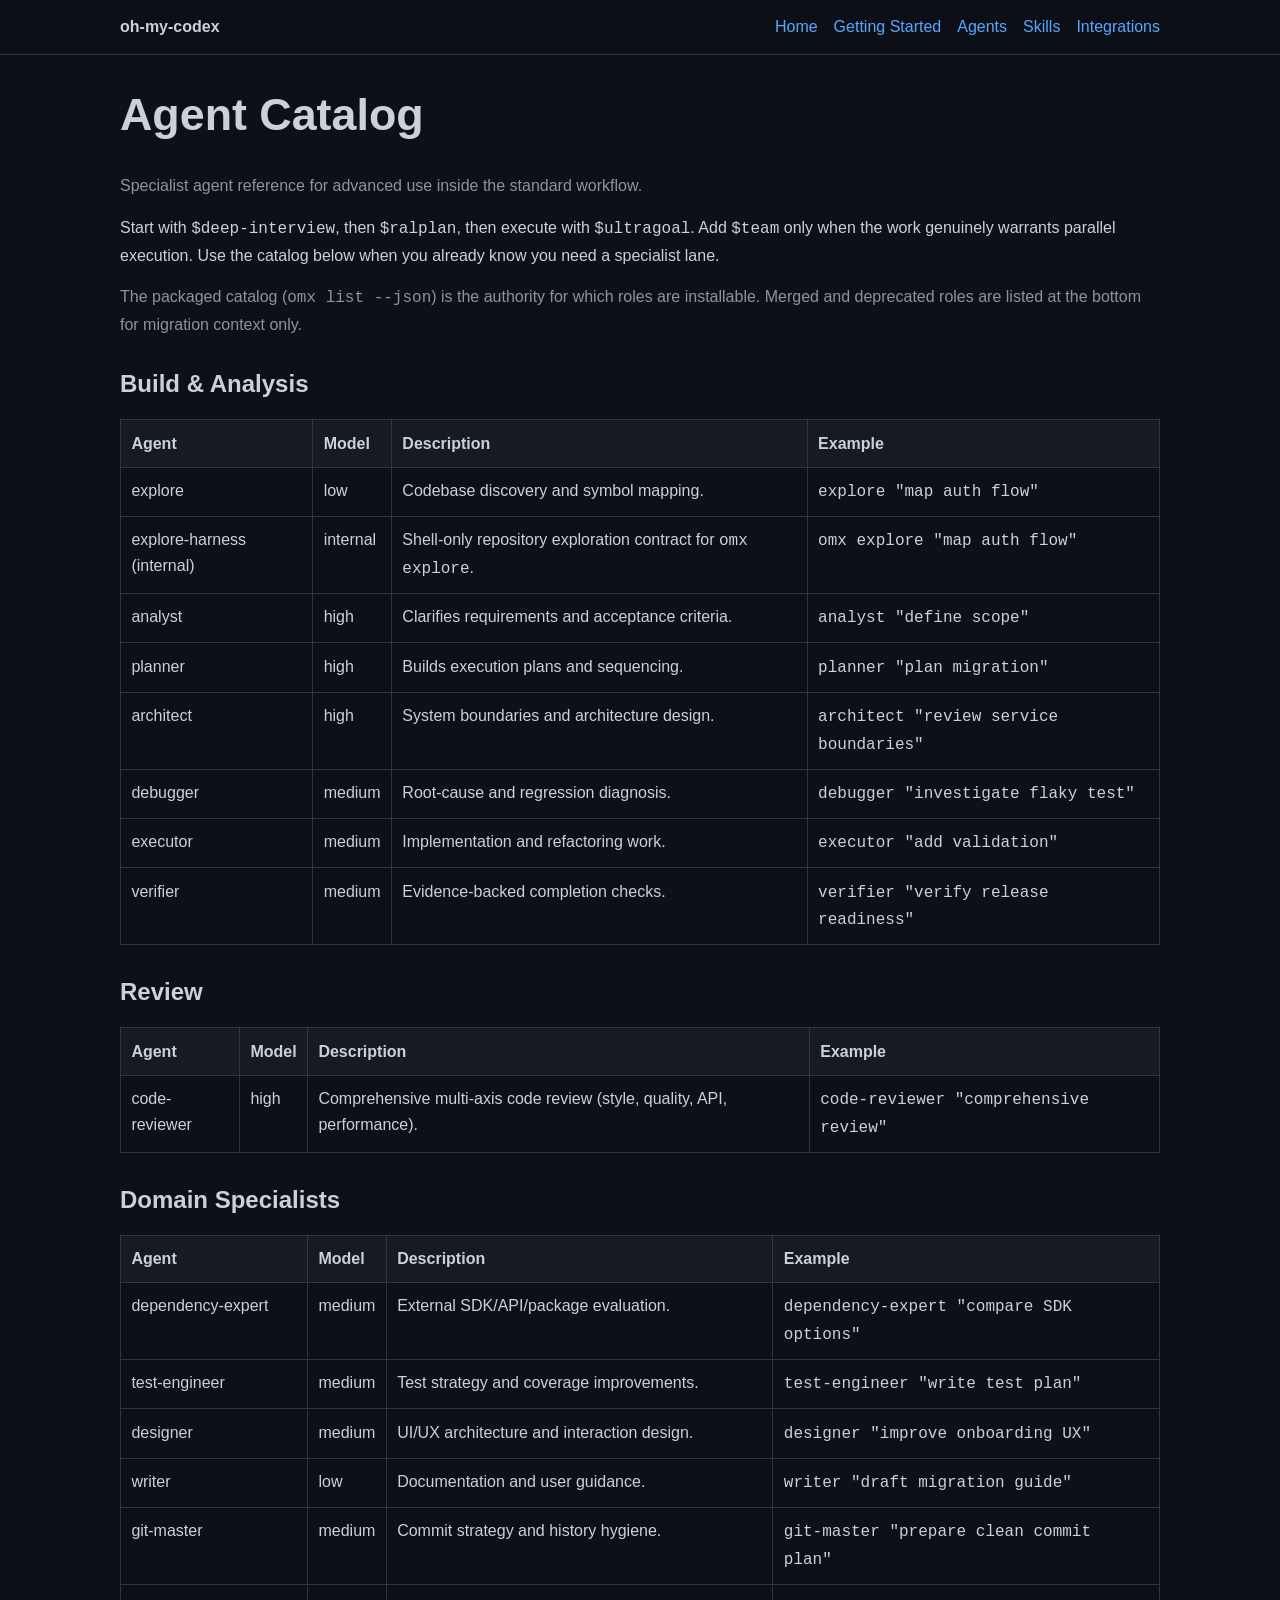
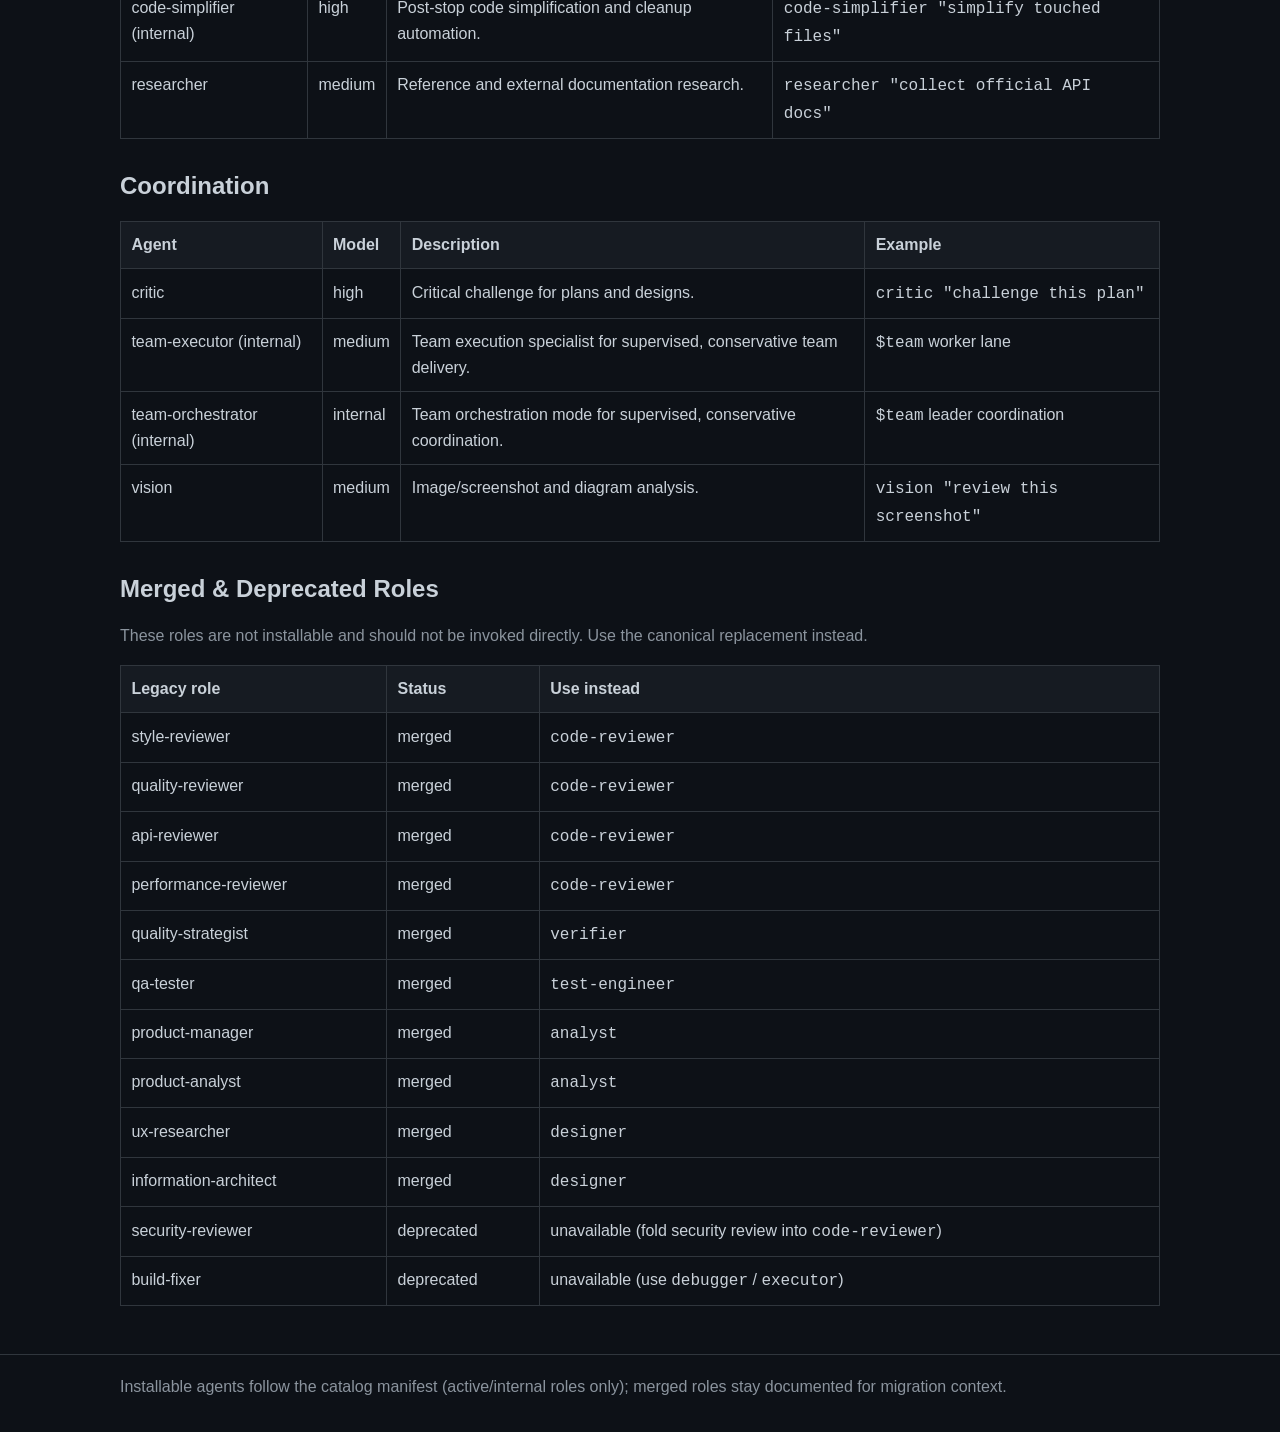
<file: docs/agents.html>
<!doctype html>
<html lang="en">
  <head>
    <meta charset="UTF-8" />
    <meta name="viewport" content="width=device-width, initial-scale=1.0" />
    <title>Agents - oh-my-codex Docs</title>
    <link rel="stylesheet" href="./style.css" />
  </head>
  <body>
    <header>
      <nav class="container nav" aria-label="Primary">
        <a class="brand" href="./index.html">oh-my-codex</a>
        <a href="./index.html">Home</a>
        <a href="./getting-started.html">Getting Started</a>
        <a class="active" href="./agents.html">Agents</a>
        <a href="./skills.html">Skills</a>
        <a href="./integrations.html">Integrations</a>
      </nav>
    </header>

    <main class="container">
      <h1>Agent Catalog</h1>
      <p class="muted">Specialist agent reference for advanced use inside the standard workflow.</p>
      <p>Start with <code>$deep-interview</code>, then <code>$ralplan</code>, then execute with <code>$ultragoal</code>. Add <code>$team</code> only when the work genuinely warrants parallel execution. Use the catalog below when you already know you need a specialist lane.</p>
      <p class="muted">The packaged catalog (<code>omx list --json</code>) is the authority for which roles are installable. Merged and deprecated roles are listed at the bottom for migration context only.</p>

      <h2>Build & Analysis</h2>
      <table>
        <thead><tr><th>Agent</th><th>Model</th><th>Description</th><th>Example</th></tr></thead>
        <tbody>
          <tr><td>explore</td><td>low</td><td>Codebase discovery and symbol mapping.</td><td><code>explore "map auth flow"</code></td></tr>
          <tr><td>explore-harness (internal)</td><td>internal</td><td>Shell-only repository exploration contract for <code>omx explore</code>.</td><td><code>omx explore "map auth flow"</code></td></tr>
          <tr><td>analyst</td><td>high</td><td>Clarifies requirements and acceptance criteria.</td><td><code>analyst "define scope"</code></td></tr>
          <tr><td>planner</td><td>high</td><td>Builds execution plans and sequencing.</td><td><code>planner "plan migration"</code></td></tr>
          <tr><td>architect</td><td>high</td><td>System boundaries and architecture design.</td><td><code>architect "review service boundaries"</code></td></tr>
          <tr><td>debugger</td><td>medium</td><td>Root-cause and regression diagnosis.</td><td><code>debugger "investigate flaky test"</code></td></tr>
          <tr><td>executor</td><td>medium</td><td>Implementation and refactoring work.</td><td><code>executor "add validation"</code></td></tr>
          <tr><td>verifier</td><td>medium</td><td>Evidence-backed completion checks.</td><td><code>verifier "verify release readiness"</code></td></tr>
        </tbody>
      </table>

      <h2>Review</h2>
      <table>
        <thead><tr><th>Agent</th><th>Model</th><th>Description</th><th>Example</th></tr></thead>
        <tbody>
          <tr><td>code-reviewer</td><td>high</td><td>Comprehensive multi-axis code review (style, quality, API, performance).</td><td><code>code-reviewer "comprehensive review"</code></td></tr>
        </tbody>
      </table>

      <h2>Domain Specialists</h2>
      <table>
        <thead><tr><th>Agent</th><th>Model</th><th>Description</th><th>Example</th></tr></thead>
        <tbody>
          <tr><td>dependency-expert</td><td>medium</td><td>External SDK/API/package evaluation.</td><td><code>dependency-expert "compare SDK options"</code></td></tr>
          <tr><td>test-engineer</td><td>medium</td><td>Test strategy and coverage improvements.</td><td><code>test-engineer "write test plan"</code></td></tr>
          <tr><td>designer</td><td>medium</td><td>UI/UX architecture and interaction design.</td><td><code>designer "improve onboarding UX"</code></td></tr>
          <tr><td>writer</td><td>low</td><td>Documentation and user guidance.</td><td><code>writer "draft migration guide"</code></td></tr>
          <tr><td>git-master</td><td>medium</td><td>Commit strategy and history hygiene.</td><td><code>git-master "prepare clean commit plan"</code></td></tr>
          <tr><td>code-simplifier (internal)</td><td>high</td><td>Post-stop code simplification and cleanup automation.</td><td><code>code-simplifier "simplify touched files"</code></td></tr>
          <tr><td>researcher</td><td>medium</td><td>Reference and external documentation research.</td><td><code>researcher "collect official API docs"</code></td></tr>
        </tbody>
      </table>

      <h2>Coordination</h2>
      <table>
        <thead><tr><th>Agent</th><th>Model</th><th>Description</th><th>Example</th></tr></thead>
        <tbody>
          <tr><td>critic</td><td>high</td><td>Critical challenge for plans and designs.</td><td><code>critic "challenge this plan"</code></td></tr>
          <tr><td>team-executor (internal)</td><td>medium</td><td>Team execution specialist for supervised, conservative team delivery.</td><td><code>$team</code> worker lane</td></tr>
          <tr><td>team-orchestrator (internal)</td><td>internal</td><td>Team orchestration mode for supervised, conservative coordination.</td><td><code>$team</code> leader coordination</td></tr>
          <tr><td>vision</td><td>medium</td><td>Image/screenshot and diagram analysis.</td><td><code>vision "review this screenshot"</code></td></tr>
        </tbody>
      </table>

      <h2>Merged &amp; Deprecated Roles</h2>
      <p class="muted">These roles are not installable and should not be invoked directly. Use the canonical replacement instead.</p>
      <table>
        <thead><tr><th>Legacy role</th><th>Status</th><th>Use instead</th></tr></thead>
        <tbody>
          <tr><td>style-reviewer</td><td>merged</td><td><code>code-reviewer</code></td></tr>
          <tr><td>quality-reviewer</td><td>merged</td><td><code>code-reviewer</code></td></tr>
          <tr><td>api-reviewer</td><td>merged</td><td><code>code-reviewer</code></td></tr>
          <tr><td>performance-reviewer</td><td>merged</td><td><code>code-reviewer</code></td></tr>
          <tr><td>quality-strategist</td><td>merged</td><td><code>verifier</code></td></tr>
          <tr><td>qa-tester</td><td>merged</td><td><code>test-engineer</code></td></tr>
          <tr><td>product-manager</td><td>merged</td><td><code>analyst</code></td></tr>
          <tr><td>product-analyst</td><td>merged</td><td><code>analyst</code></td></tr>
          <tr><td>ux-researcher</td><td>merged</td><td><code>designer</code></td></tr>
          <tr><td>information-architect</td><td>merged</td><td><code>designer</code></td></tr>
          <tr><td>security-reviewer</td><td>deprecated</td><td>unavailable (fold security review into <code>code-reviewer</code>)</td></tr>
          <tr><td>build-fixer</td><td>deprecated</td><td>unavailable (use <code>debugger</code> / <code>executor</code>)</td></tr>
        </tbody>
      </table>
    </main>

    <footer>
      <div class="container"><span class="muted">Installable agents follow the catalog manifest (active/internal roles only); merged roles stay documented for migration context.</span></div>
    </footer>
  </body>
</html>
</file>
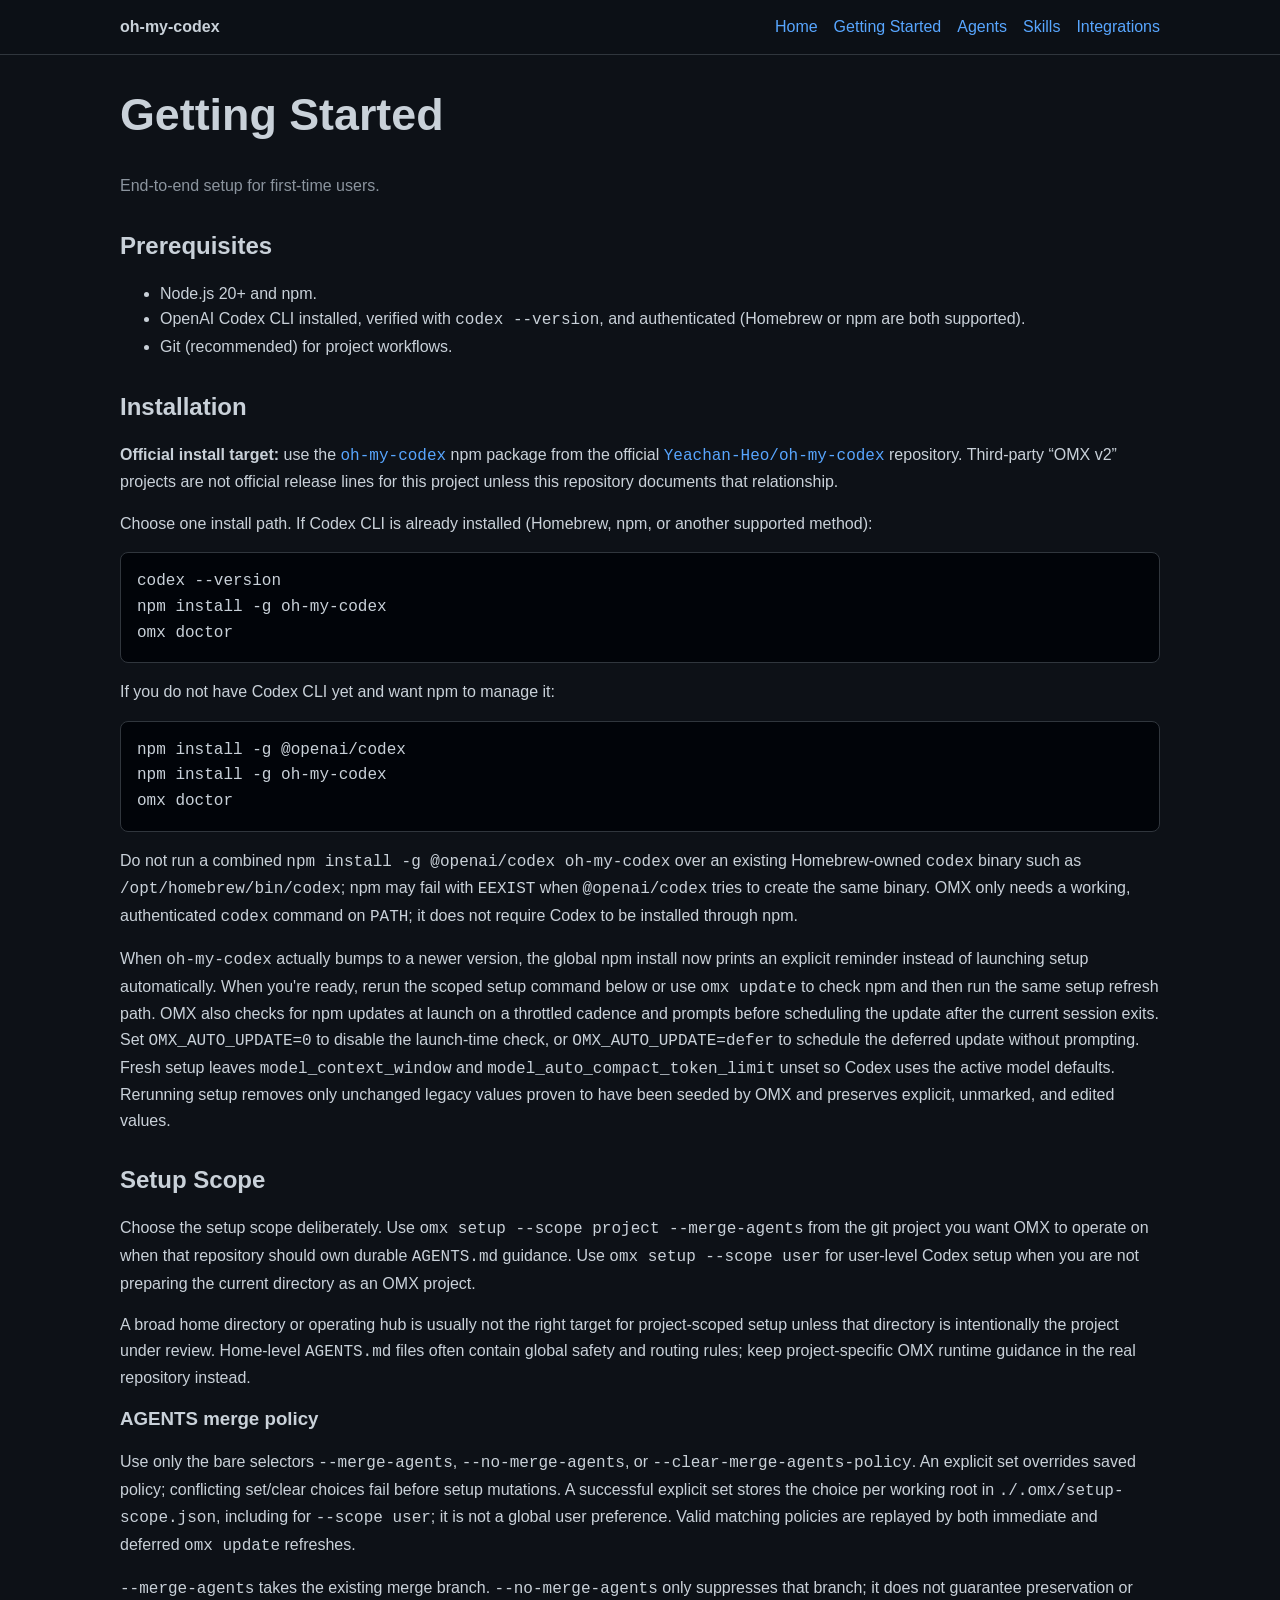
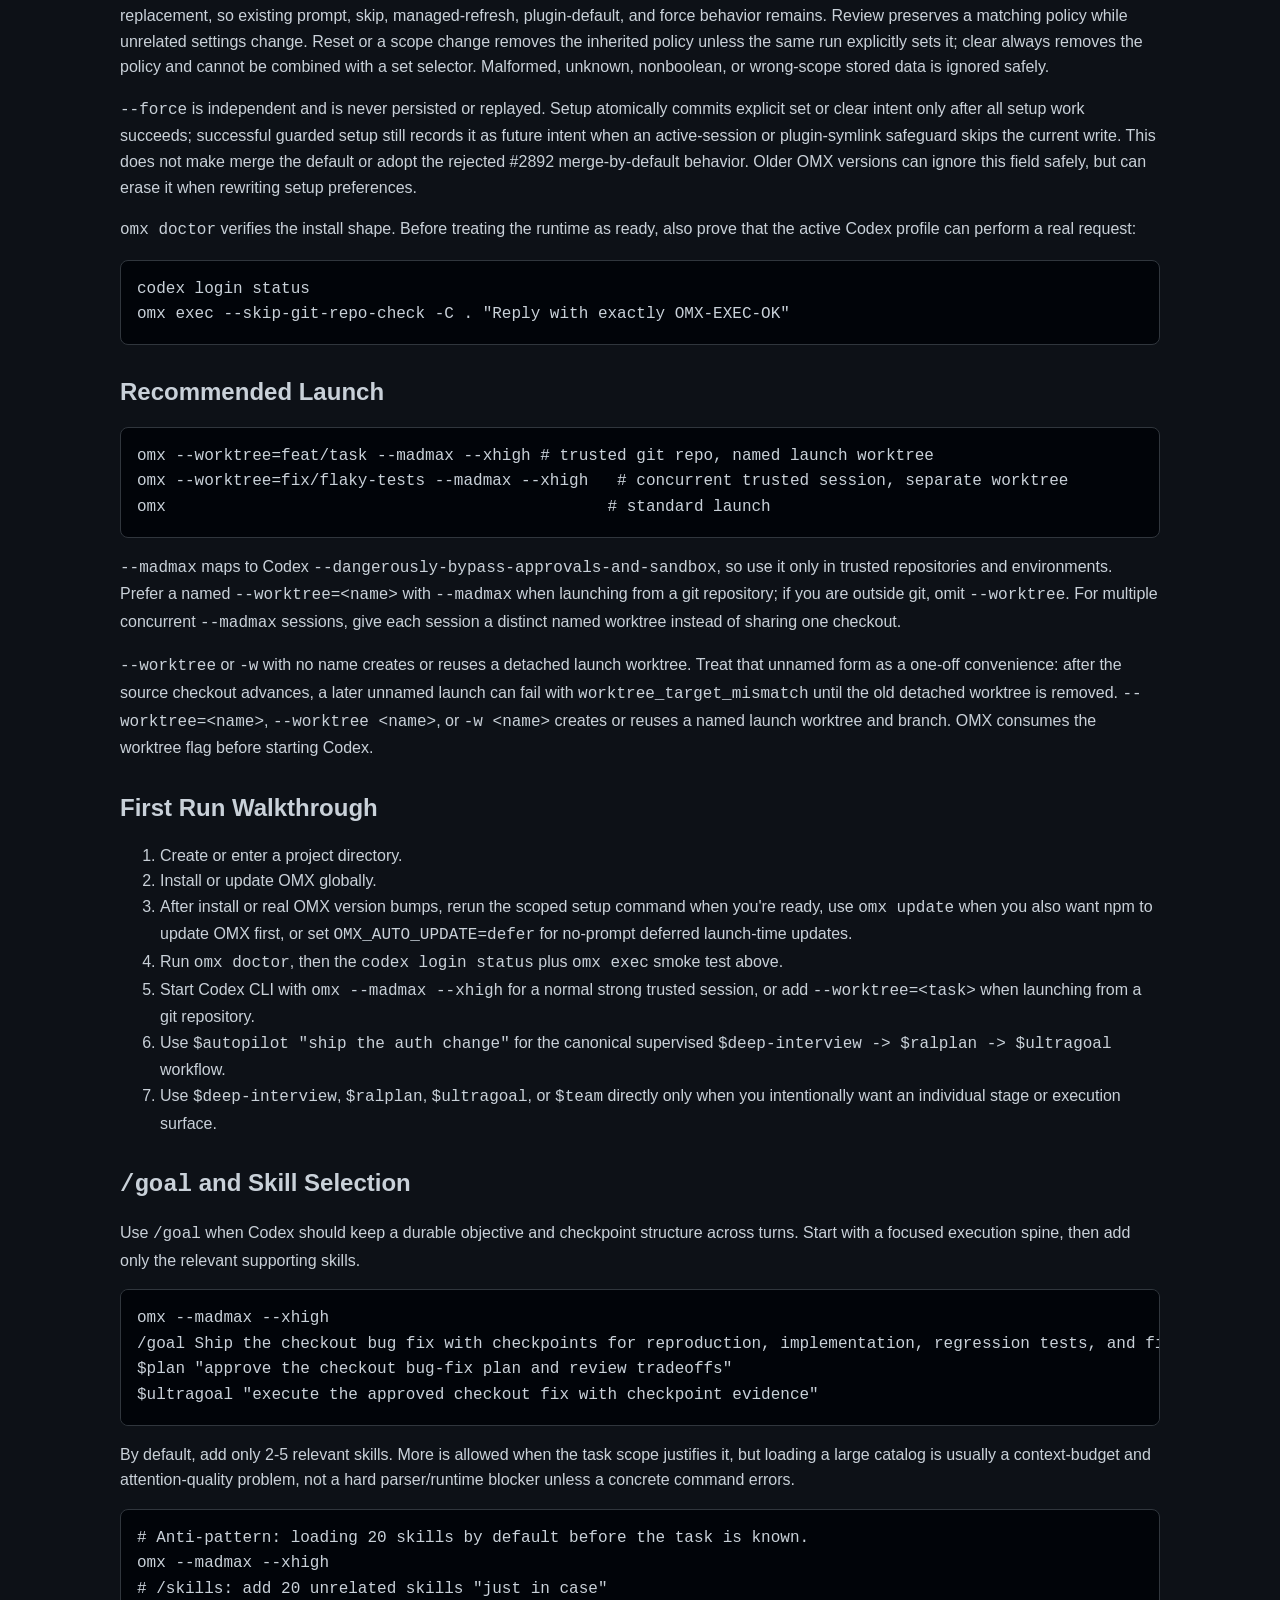
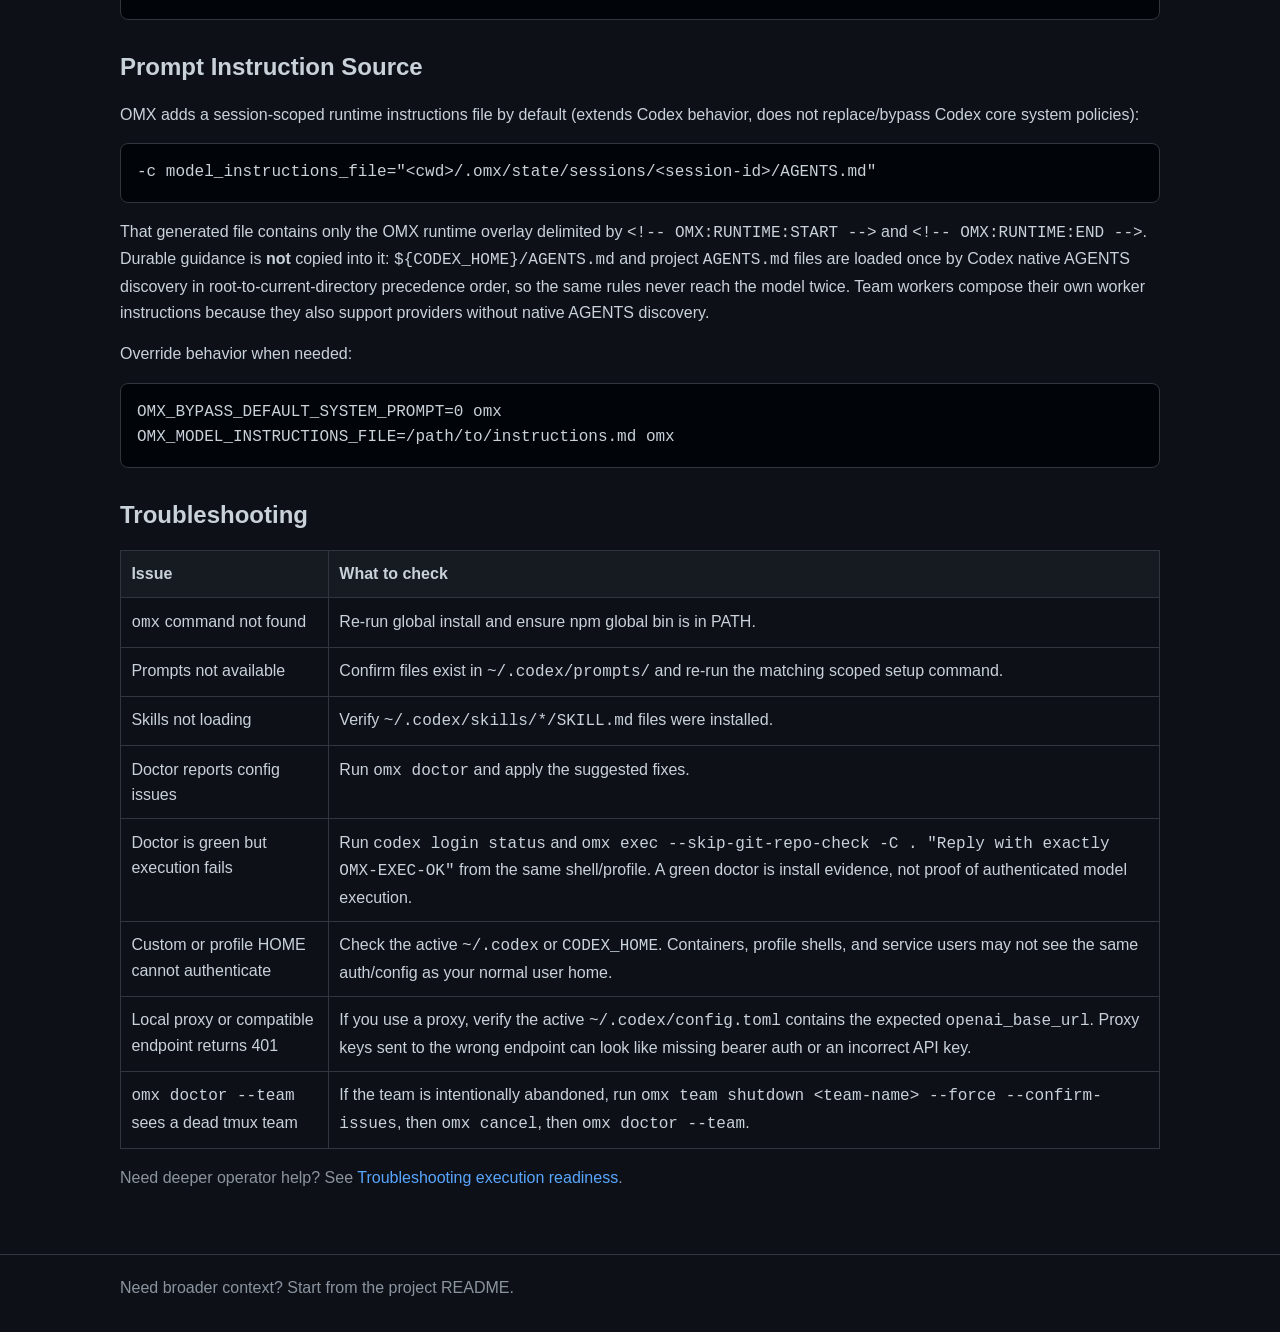
<file: docs/getting-started.html>
<!doctype html>
<html lang="en">
  <head>
    <meta charset="UTF-8" />
    <meta name="viewport" content="width=device-width, initial-scale=1.0" />
    <title>Getting Started - oh-my-codex Docs</title>
    <link rel="stylesheet" href="./style.css" />
  </head>
  <body>
    <header>
      <nav class="container nav" aria-label="Primary">
        <a class="brand" href="./index.html">oh-my-codex</a>
        <a href="./index.html">Home</a>
        <a class="active" href="./getting-started.html">Getting Started</a>
        <a href="./agents.html">Agents</a>
        <a href="./skills.html">Skills</a>
        <a href="./integrations.html">Integrations</a>
      </nav>
    </header>

    <main class="container">
      <h1>Getting Started</h1>
      <p class="muted">End-to-end setup for first-time users.</p>

      <h2>Prerequisites</h2>
      <ul>
        <li>Node.js 20+ and npm.</li>
        <li>OpenAI Codex CLI installed, verified with <code>codex --version</code>, and authenticated (Homebrew or npm are both supported).</li>
        <li>Git (recommended) for project workflows.</li>
      </ul>

      <h2>Installation</h2>
      <p><strong>Official install target:</strong> use the <a href="https://www.npmjs.com/package/oh-my-codex"><code>oh-my-codex</code></a> npm package from the official <a href="https://github.com/Yeachan-Heo/oh-my-codex"><code>Yeachan-Heo/oh-my-codex</code></a> repository. Third-party “OMX v2” projects are not official release lines for this project unless this repository documents that relationship.</p>
      <p>Choose one install path. If Codex CLI is already installed (Homebrew, npm, or another supported method):</p>
      <pre><code>codex --version
npm install -g oh-my-codex
omx doctor</code></pre>
      <p>If you do not have Codex CLI yet and want npm to manage it:</p>
      <pre><code>npm install -g @openai/codex
npm install -g oh-my-codex
omx doctor</code></pre>
      <p>Do not run a combined <code>npm install -g @openai/codex oh-my-codex</code> over an existing Homebrew-owned <code>codex</code> binary such as <code>/opt/homebrew/bin/codex</code>; npm may fail with <code>EEXIST</code> when <code>@openai/codex</code> tries to create the same binary. OMX only needs a working, authenticated <code>codex</code> command on <code>PATH</code>; it does not require Codex to be installed through npm.</p>
      <p>When <code>oh-my-codex</code> actually bumps to a newer version, the global npm install now prints an explicit reminder instead of launching setup automatically. When you're ready, rerun the scoped setup command below or use <code>omx update</code> to check npm and then run the same setup refresh path. OMX also checks for npm updates at launch on a throttled cadence and prompts before scheduling the update after the current session exits. Set <code>OMX_AUTO_UPDATE=0</code> to disable the launch-time check, or <code>OMX_AUTO_UPDATE=defer</code> to schedule the deferred update without prompting. Fresh setup leaves <code>model_context_window</code> and <code>model_auto_compact_token_limit</code> unset so Codex uses the active model defaults. Rerunning setup removes only unchanged legacy values proven to have been seeded by OMX and preserves explicit, unmarked, and edited values.</p>
      <h2>Setup Scope</h2>
      <p>Choose the setup scope deliberately. Use <code>omx setup --scope project --merge-agents</code> from the git project you want OMX to operate on when that repository should own durable <code>AGENTS.md</code> guidance. Use <code>omx setup --scope user</code> for user-level Codex setup when you are not preparing the current directory as an OMX project.</p>
      <p>A broad home directory or operating hub is usually not the right target for project-scoped setup unless that directory is intentionally the project under review. Home-level <code>AGENTS.md</code> files often contain global safety and routing rules; keep project-specific OMX runtime guidance in the real repository instead.</p>
      <h3>AGENTS merge policy</h3>
      <p>Use only the bare selectors <code>--merge-agents</code>, <code>--no-merge-agents</code>, or <code>--clear-merge-agents-policy</code>. An explicit set overrides saved policy; conflicting set/clear choices fail before setup mutations. A successful explicit set stores the choice per working root in <code>./.omx/setup-scope.json</code>, including for <code>--scope user</code>; it is not a global user preference. Valid matching policies are replayed by both immediate and deferred <code>omx update</code> refreshes.</p>
      <p><code>--merge-agents</code> takes the existing merge branch. <code>--no-merge-agents</code> only suppresses that branch; it does not guarantee preservation or replacement, so existing prompt, skip, managed-refresh, plugin-default, and force behavior remains. Review preserves a matching policy while unrelated settings change. Reset or a scope change removes the inherited policy unless the same run explicitly sets it; clear always removes the policy and cannot be combined with a set selector. Malformed, unknown, nonboolean, or wrong-scope stored data is ignored safely.</p>
      <p><code>--force</code> is independent and is never persisted or replayed. Setup atomically commits explicit set or clear intent only after all setup work succeeds; successful guarded setup still records it as future intent when an active-session or plugin-symlink safeguard skips the current write. This does not make merge the default or adopt the rejected #2892 merge-by-default behavior. Older OMX versions can ignore this field safely, but can erase it when rewriting setup preferences.</p>
      <p><code>omx doctor</code> verifies the install shape. Before treating the runtime as ready, also prove that the active Codex profile can perform a real request:</p>
      <pre><code>codex login status
omx exec --skip-git-repo-check -C . &quot;Reply with exactly OMX-EXEC-OK&quot;</code></pre>

      <h2>Recommended Launch</h2>
      <pre><code>omx --worktree=feat/task --madmax --xhigh # trusted git repo, named launch worktree
omx --worktree=fix/flaky-tests --madmax --xhigh   # concurrent trusted session, separate worktree
omx                                              # standard launch</code></pre>
      <p><code>--madmax</code> maps to Codex <code>--dangerously-bypass-approvals-and-sandbox</code>, so use it only in trusted repositories and environments. Prefer a named <code>--worktree=&lt;name&gt;</code> with <code>--madmax</code> when launching from a git repository; if you are outside git, omit <code>--worktree</code>. For multiple concurrent <code>--madmax</code> sessions, give each session a distinct named worktree instead of sharing one checkout.</p>
      <p><code>--worktree</code> or <code>-w</code> with no name creates or reuses a detached launch worktree. Treat that unnamed form as a one-off convenience: after the source checkout advances, a later unnamed launch can fail with <code>worktree_target_mismatch</code> until the old detached worktree is removed. <code>--worktree=&lt;name&gt;</code>, <code>--worktree &lt;name&gt;</code>, or <code>-w &lt;name&gt;</code> creates or reuses a named launch worktree and branch. OMX consumes the worktree flag before starting Codex.</p>

      <h2>First Run Walkthrough</h2>
      <ol>
        <li>Create or enter a project directory.</li>
        <li>Install or update OMX globally.</li>
        <li>After install or real OMX version bumps, rerun the scoped setup command when you're ready, use <code>omx update</code> when you also want npm to update OMX first, or set <code>OMX_AUTO_UPDATE=defer</code> for no-prompt deferred launch-time updates.</li>
        <li>Run <code>omx doctor</code>, then the <code>codex login status</code> plus <code>omx exec</code> smoke test above.</li>
        <li>Start Codex CLI with <code>omx --madmax --xhigh</code> for a normal strong trusted session, or add <code>--worktree=&lt;task&gt;</code> when launching from a git repository.</li>
        <li>Use <code>$autopilot "ship the auth change"</code> for the canonical supervised <code>$deep-interview -&gt; $ralplan -&gt; $ultragoal</code> workflow.</li>
        <li>Use <code>$deep-interview</code>, <code>$ralplan</code>, <code>$ultragoal</code>, or <code>$team</code> directly only when you intentionally want an individual stage or execution surface.</li>
      </ol>

      <h2><code>/goal</code> and Skill Selection</h2>
      <p>Use <code>/goal</code> when Codex should keep a durable objective and checkpoint structure across turns. Start with a focused execution spine, then add only the relevant supporting skills.</p>
      <pre><code>omx --madmax --xhigh
/goal Ship the checkout bug fix with checkpoints for reproduction, implementation, regression tests, and final verification.
$plan "approve the checkout bug-fix plan and review tradeoffs"
$ultragoal "execute the approved checkout fix with checkpoint evidence"</code></pre>
      <p>By default, add only 2-5 relevant skills. More is allowed when the task scope justifies it, but loading a large catalog is usually a context-budget and attention-quality problem, not a hard parser/runtime blocker unless a concrete command errors.</p>
      <pre><code># Anti-pattern: loading 20 skills by default before the task is known.
omx --madmax --xhigh
# /skills: add 20 unrelated skills "just in case"</code></pre>

      <h2>Prompt Instruction Source</h2>
      <p>OMX adds a session-scoped runtime instructions file by default (extends Codex behavior, does not replace/bypass Codex core system policies):</p>
      <pre><code>-c model_instructions_file="&lt;cwd&gt;/.omx/state/sessions/&lt;session-id&gt;/AGENTS.md"</code></pre>
      <p>That generated file contains only the OMX runtime overlay delimited by <code>&lt;!-- OMX:RUNTIME:START --&gt;</code> and <code>&lt;!-- OMX:RUNTIME:END --&gt;</code>. Durable guidance is <strong>not</strong> copied into it: <code>${CODEX_HOME}/AGENTS.md</code> and project <code>AGENTS.md</code> files are loaded once by Codex native AGENTS discovery in root-to-current-directory precedence order, so the same rules never reach the model twice. Team workers compose their own worker instructions because they also support providers without native AGENTS discovery.</p>
      <p>Override behavior when needed:</p>
      <pre><code>OMX_BYPASS_DEFAULT_SYSTEM_PROMPT=0 omx
OMX_MODEL_INSTRUCTIONS_FILE=/path/to/instructions.md omx</code></pre>

      <h2>Troubleshooting</h2>
      <table>
        <thead><tr><th>Issue</th><th>What to check</th></tr></thead>
        <tbody>
          <tr><td><code>omx</code> command not found</td><td>Re-run global install and ensure npm global bin is in PATH.</td></tr>
          <tr><td>Prompts not available</td><td>Confirm files exist in <code>~/.codex/prompts/</code> and re-run the matching scoped setup command.</td></tr>
          <tr><td>Skills not loading</td><td>Verify <code>~/.codex/skills/*/SKILL.md</code> files were installed.</td></tr>
          <tr><td>Doctor reports config issues</td><td>Run <code>omx doctor</code> and apply the suggested fixes.</td></tr>
          <tr><td>Doctor is green but execution fails</td><td>Run <code>codex login status</code> and <code>omx exec --skip-git-repo-check -C . &quot;Reply with exactly OMX-EXEC-OK&quot;</code> from the same shell/profile. A green doctor is install evidence, not proof of authenticated model execution.</td></tr>
          <tr><td>Custom or profile HOME cannot authenticate</td><td>Check the active <code>~/.codex</code> or <code>CODEX_HOME</code>. Containers, profile shells, and service users may not see the same auth/config as your normal user home.</td></tr>
          <tr><td>Local proxy or compatible endpoint returns 401</td><td>If you use a proxy, verify the active <code>~/.codex/config.toml</code> contains the expected <code>openai_base_url</code>. Proxy keys sent to the wrong endpoint can look like missing bearer auth or an incorrect API key.</td></tr>
          <tr><td><code>omx doctor --team</code> sees a dead tmux team</td><td>If the team is intentionally abandoned, run <code>omx team shutdown &lt;team-name&gt; --force --confirm-issues</code>, then <code>omx cancel</code>, then <code>omx doctor --team</code>.</td></tr>
        </tbody>
      </table>
      <p class="muted">Need deeper operator help? See <a href="./troubleshooting.md">Troubleshooting execution readiness</a>.</p>
    </main>

    <footer>
      <div class="container">
        <span class="muted">Need broader context? Start from the project README.</span>
      </div>
    </footer>
  </body>
</html>
</file>
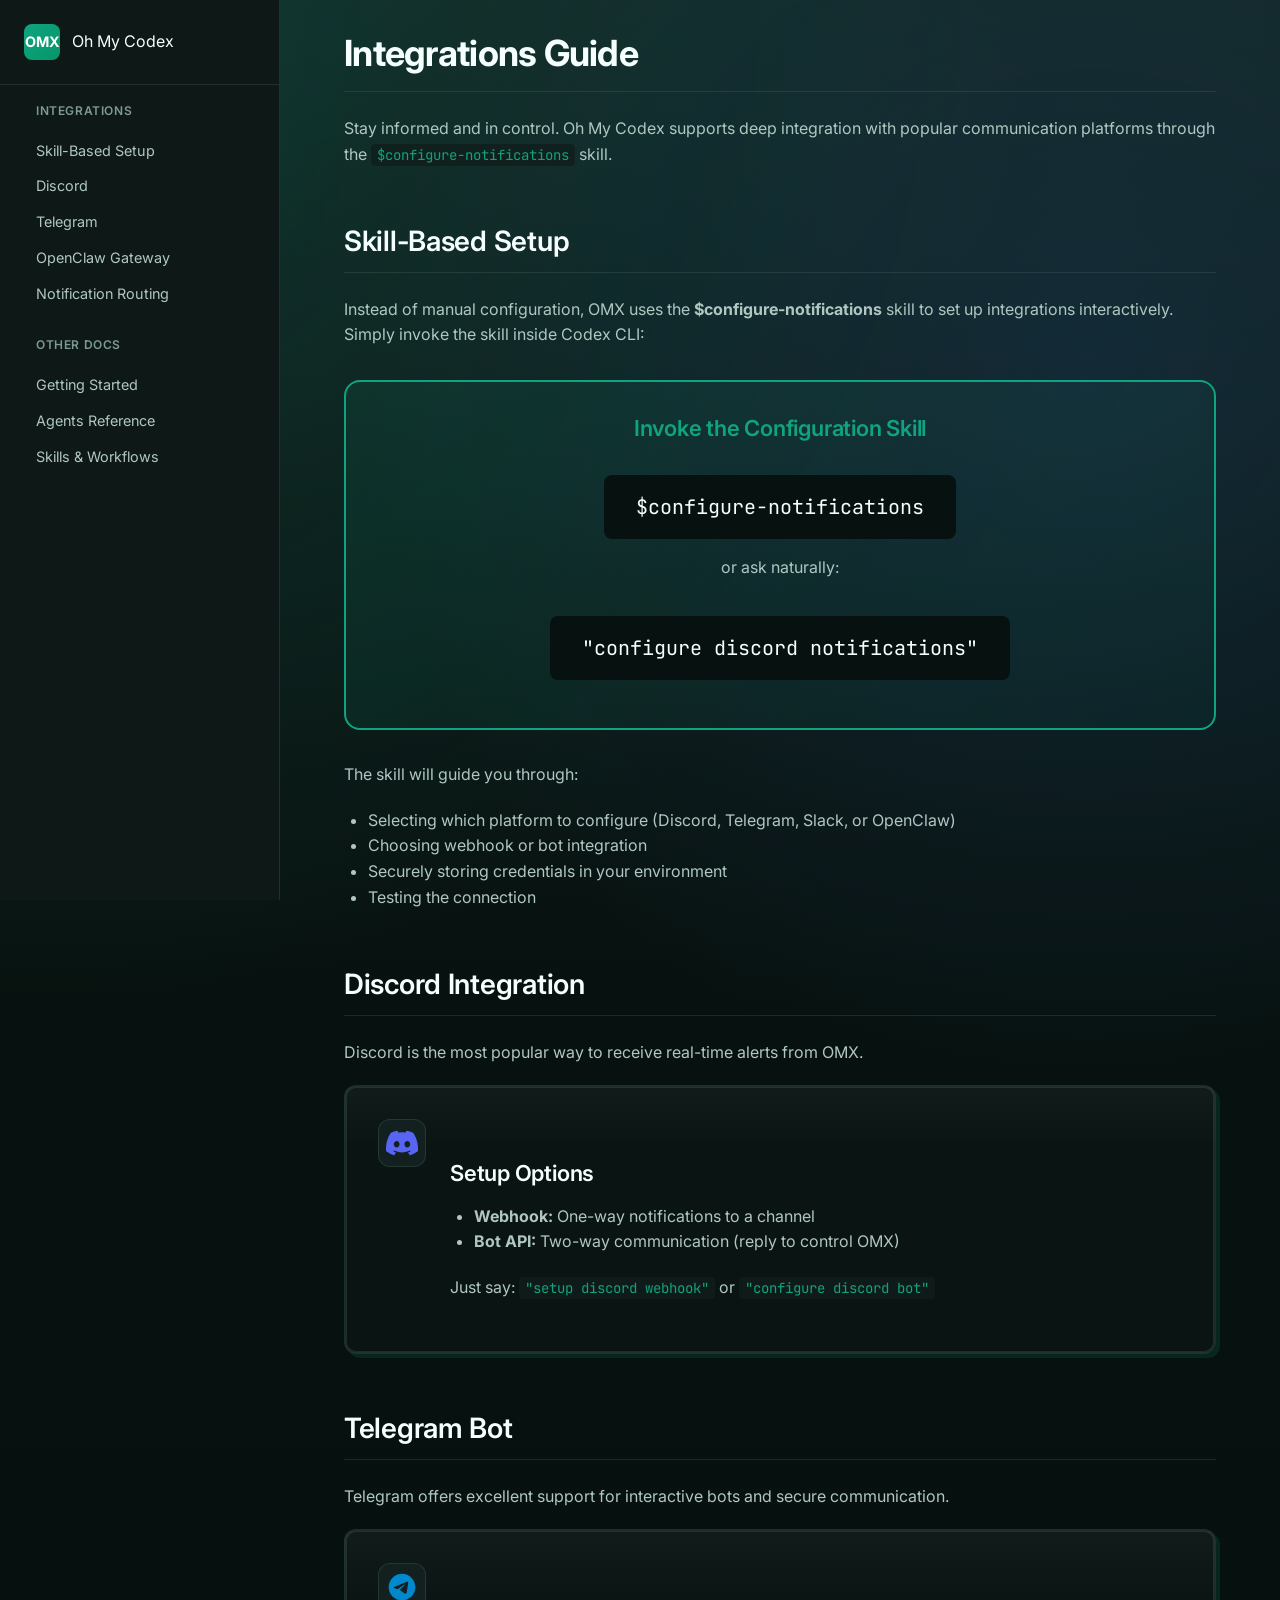
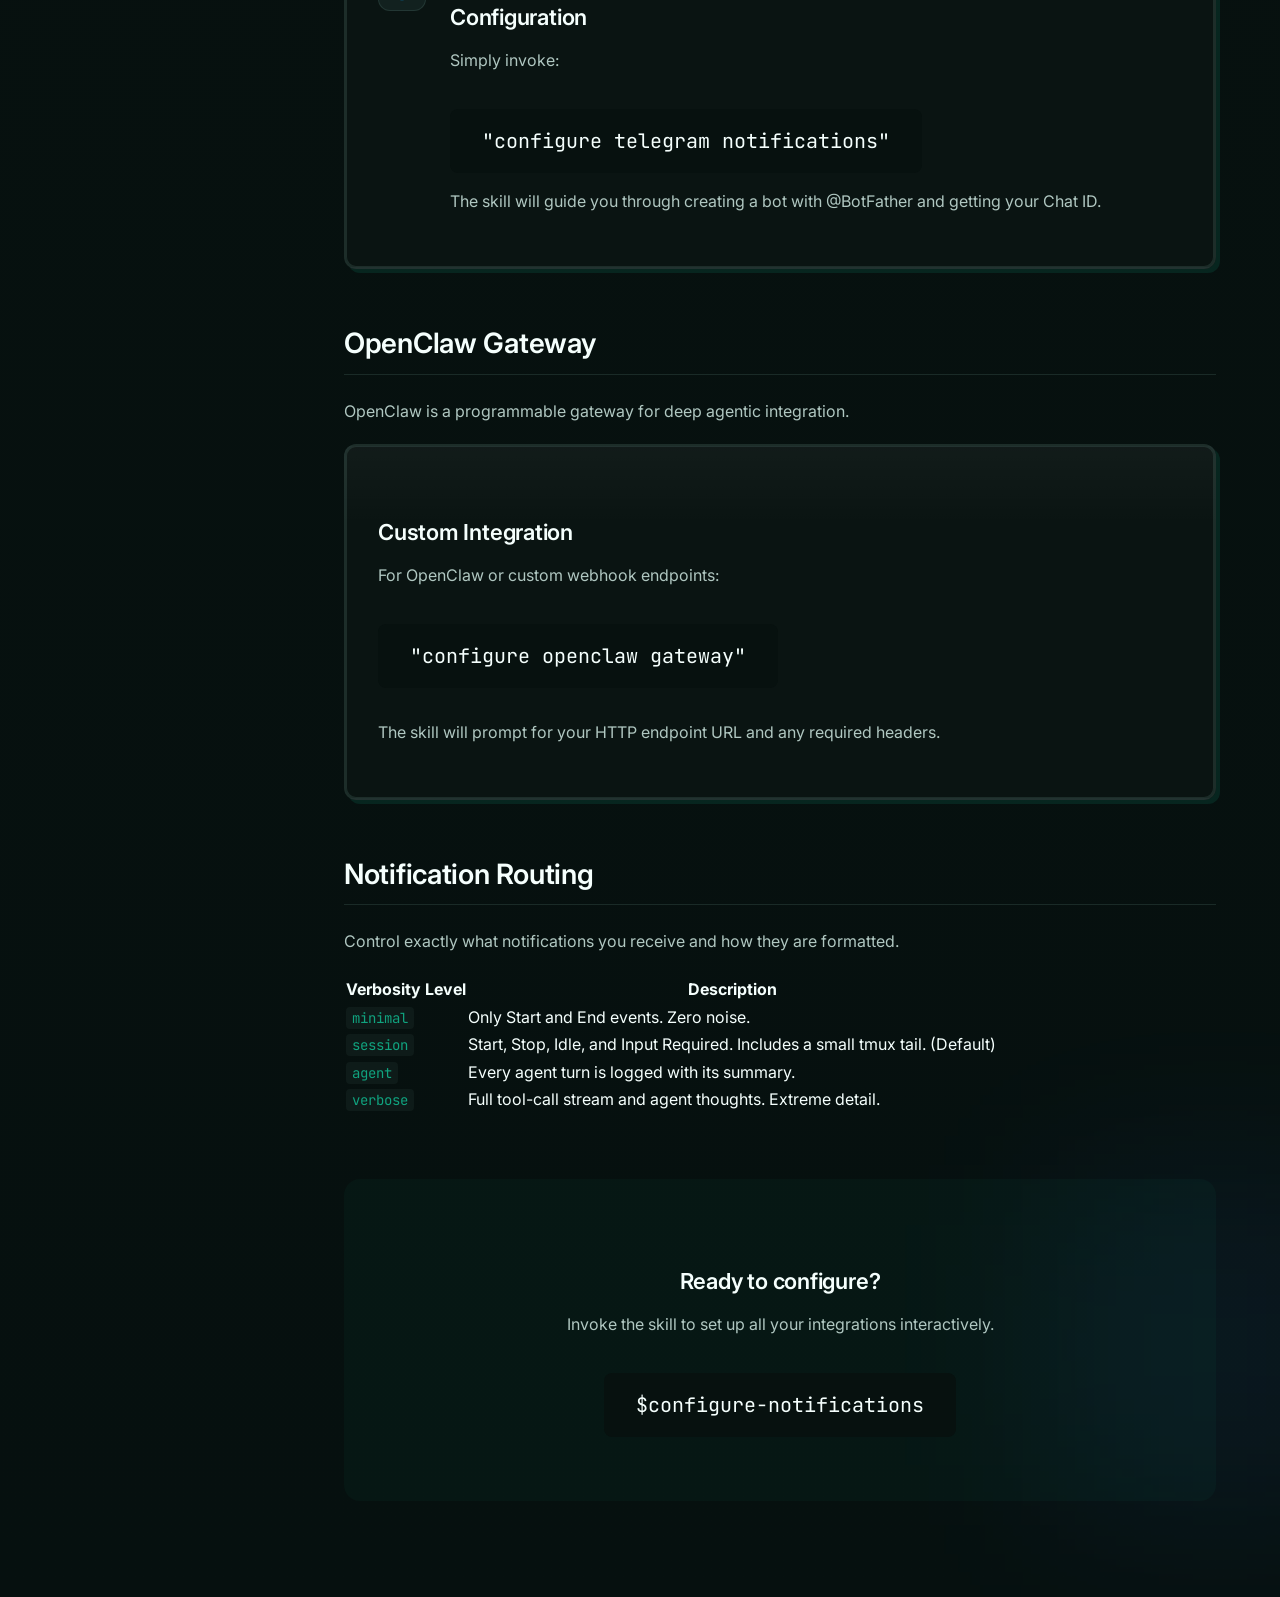
<file: docs/integrations-guide.html>
<!DOCTYPE html>
<html lang="en">
<head>
  <meta charset="UTF-8">
  <meta name="viewport" content="width=device-width, initial-scale=1.0">
  <meta name="description" content="Integrations Guide for Oh My Codex - Setup Discord, Telegram, and OpenClaw notifications">

  <!-- Open Graph -->
  <meta property="og:type" content="website">
  <meta property="og:url" content="https://yeachan-heo.github.io/oh-my-codex-website/docs/integrations-guide.html">
  <meta property="og:title" content="Integrations Guide | Oh My Codex">
  <meta property="og:description" content="Connect oh-my-codex to your favorite communication platforms for real-time orchestration alerts.">
  <meta property="og:image" content="https://yeachan-heo.github.io/oh-my-codex-website/social-preview.png">

  <title>Integrations Guide | Oh My Codex</title>

  <!-- Fonts -->
  <link rel="preconnect" href="https://fonts.googleapis.com">
  <link rel="preconnect" href="https://fonts.gstatic.com" crossorigin>
  <link href="https://fonts.googleapis.com/css2?family=Inter:wght@400;500;600;700;800&family=JetBrains+Mono:wght@400;500&display=swap" rel="stylesheet">

  <!-- Design System -->
  <link rel="stylesheet" href="../css/design-system.css">
  <link rel="stylesheet" href="../css/animations.css">
  <link rel="stylesheet" href="../css/components.css">

  <style>
    :root {
      --sidebar-width: 280px;
      --header-height-mobile: 60px;
      --content-max-width: 960px;
    }

    body {
      background-color: var(--bg-primary);
      color: var(--text-primary);
    }

    .docs-layout {
      display: flex;
      min-height: 100vh;
    }

    .docs-sidebar {
      width: var(--sidebar-width);
      height: 100vh;
      position: fixed;
      top: 0;
      left: 0;
      background-color: var(--bg-secondary);
      border-right: 1px solid var(--border-default);
      overflow-y: auto;
      z-index: 101;
      display: flex;
      flex-direction: column;
    }

    .docs-main {
      flex: 1;
      margin-left: var(--sidebar-width);
      min-width: 0;
      padding: 2rem 4rem;
    }

    .docs-content {
      max-width: var(--content-max-width);
      margin: 0 auto;
      padding-bottom: 4rem;
    }

    .docs-content h1 {
      margin-bottom: 1.5rem;
      border-bottom: 1px solid var(--border-default);
      padding-bottom: 1rem;
    }

    .docs-content h2 {
      margin-top: 3.5rem;
      margin-bottom: 1.5rem;
      padding-bottom: 0.75rem;
      border-bottom: 1px solid var(--border-default);
      position: relative;
    }

    .docs-content h3 {
      margin-top: 2.5rem;
      margin-bottom: 1rem;
      position: relative;
    }

    .docs-content p, .docs-content ul, .docs-content ol {
      margin-bottom: 1.25rem;
      color: var(--text-secondary);
    }

    .docs-content ul, .docs-content ol {
      padding-left: 1.5rem;
    }

    .sidebar-brand {
      display: flex;
      align-items: center;
      gap: 0.75rem;
      padding: 1.5rem;
      border-bottom: 1px solid var(--border-default);
      text-decoration: none;
      color: var(--text-primary);
    }

    .sidebar-brand__icon {
      width: 36px;
      height: 36px;
      background: linear-gradient(135deg, var(--accent-primary), #059669);
      border-radius: 0.5rem;
      display: flex;
      align-items: center;
      justify-content: center;
      color: white;
      font-weight: 700;
      font-size: 0.9rem;
    }

    .sidebar-nav {
      padding: 1rem 1.5rem 2rem;
    }

    .sidebar-section {
      margin-bottom: 1.5rem;
    }

    .sidebar-title {
      font-size: 0.75rem;
      text-transform: uppercase;
      letter-spacing: 0.05em;
      color: var(--text-tertiary);
      font-weight: 600;
      margin-bottom: 0.75rem;
      padding-left: 0.75rem;
    }

    .sidebar-link {
      display: block;
      padding: 0.4rem 0.75rem;
      color: var(--text-secondary);
      font-size: 0.9rem;
      border-radius: 0.375rem;
      text-decoration: none;
      transition: all 0.2s;
    }

    .sidebar-link:hover {
      color: var(--text-primary);
      background: var(--surface-hover);
    }

    .sidebar-link.active {
      color: var(--accent-primary);
      background: rgba(16, 163, 127, 0.05);
      border-left: 2px solid var(--accent-primary);
      font-weight: 500;
    }

    .anchor-link {
      position: absolute;
      left: -1.25rem;
      opacity: 0;
      color: var(--accent-primary);
      text-decoration: none;
      transition: opacity 0.2s;
    }

    h2:hover .anchor-link,
    h3:hover .anchor-link {
      opacity: 1;
    }

    .mobile-menu-btn {
      display: none;
      position: fixed;
      top: 1rem;
      right: 1rem;
      z-index: 200;
      background: var(--bg-secondary);
      border: 1px solid var(--border-default);
      padding: 0.5rem;
      border-radius: 0.5rem;
      cursor: pointer;
    }

    .platform-card {
      display: flex;
      align-items: flex-start;
      gap: 1.5rem;
      padding: 2rem;
      margin-bottom: 2rem;
    }

    .platform-icon {
      width: 48px;
      height: 48px;
      flex-shrink: 0;
      border-radius: 0.75rem;
      background: var(--bg-tertiary);
      display: flex;
      align-items: center;
      justify-content: center;
      border: 1px solid var(--border-default);
    }

    .skill-invoke-box {
      background: linear-gradient(135deg, rgba(16, 163, 127, 0.1), rgba(16, 163, 127, 0.05));
      border: 2px solid var(--accent-primary);
      border-radius: 1rem;
      padding: 2rem;
      margin: 2rem 0;
      text-align: center;
    }

    .skill-invoke-box h3 {
      margin-top: 0;
      color: var(--accent-primary);
    }

    .skill-command {
      font-family: var(--font-mono);
      font-size: 1.25rem;
      background: var(--bg-primary);
      padding: 1rem 2rem;
      border-radius: 0.5rem;
      display: inline-block;
      margin: 1rem 0;
      color: var(--text-primary);
    }

    @media (max-width: 1024px) {
      .docs-sidebar {
        transform: translateX(-100%);
        transition: transform 0.3s ease;
      }
      .docs-sidebar.open {
        transform: translateX(0);
      }
      .docs-main {
        margin-left: 0;
        padding: 4rem 1.5rem;
      }
      .mobile-menu-btn {
        display: block;
      }
    }
  </style>
</head>
<body>
  <button class="mobile-menu-btn" id="mobile-menu-btn" aria-label="Toggle navigation">
    <svg fill="none" viewBox="0 0 24 24" stroke="currentColor" width="24" height="24">
      <path stroke-linecap="round" stroke-linejoin="round" stroke-width="2" d="M4 6h16M4 12h16M4 18h16"></path>
    </svg>
  </button>

  <div class="docs-layout">
    <aside class="docs-sidebar" id="sidebar">
      <a href="../index.html" class="sidebar-brand">
        <div class="sidebar-brand__icon">OMX</div>
        <span class="sidebar-brand__text">Oh My Codex</span>
      </a>

      <nav class="sidebar-nav">
        <div class="sidebar-section">
          <div class="sidebar-title">Integrations</div>
          <a href="#skill-setup" class="sidebar-link">Skill-Based Setup</a>
          <a href="#discord" class="sidebar-link">Discord</a>
          <a href="#telegram" class="sidebar-link">Telegram</a>
          <a href="#openclaw" class="sidebar-link">OpenClaw Gateway</a>
          <a href="#routing" class="sidebar-link">Notification Routing</a>
        </div>

        <div class="sidebar-section">
          <div class="sidebar-title">Other Docs</div>
          <a href="getting-started.html" class="sidebar-link">Getting Started</a>
          <a href="agents-reference.html" class="sidebar-link">Agents Reference</a>
          <a href="skills-workflows.html" class="sidebar-link">Skills & Workflows</a>
        </div>
      </nav>
    </aside>

    <main class="docs-main">
      <div class="docs-content">
        <section id="integrations">
          <h1>Integrations Guide</h1>
          <p class="text-body-lg">
            Stay informed and in control. Oh My Codex supports deep integration with popular communication platforms through the <code>$configure-notifications</code> skill.
          </p>
        </section>

        <section id="skill-setup">
          <h2><span class="anchor-link">#</span>Skill-Based Setup</h2>
          <p>Instead of manual configuration, OMX uses the <strong>$configure-notifications</strong> skill to set up integrations interactively. Simply invoke the skill inside Codex CLI:</p>

          <div class="skill-invoke-box">
            <h3>Invoke the Configuration Skill</h3>
            <div class="skill-command">$configure-notifications</div>
            <p>or ask naturally:</p>
            <div class="skill-command">"configure discord notifications"</div>
          </div>

          <p>The skill will guide you through:</p>
          <ul>
            <li>Selecting which platform to configure (Discord, Telegram, Slack, or OpenClaw)</li>
            <li>Choosing webhook or bot integration</li>
            <li>Securely storing credentials in your environment</li>
            <li>Testing the connection</li>
          </ul>
        </section>

        <section id="discord">
          <h2><span class="anchor-link">#</span>Discord Integration</h2>
          <p>Discord is the most popular way to receive real-time alerts from OMX.</p>

          <div class="platform-card card glass pixel-border">
            <div class="platform-icon">
              <svg width="32" height="32" viewBox="0 0 24 24" fill="#5865F2">
                <path d="M20.317 4.37a19.791 19.791 0 0 0-4.885-1.515.074.074 0 0 0-.079.037c-.21.375-.444.864-.608 1.25a18.27 18.27 0 0 0-5.487 0 12.64 12.64 0 0 0-.617-1.25.077.077 0 0 0-.079-.037 19.736 19.736 0 0 0-4.885 1.515.069.069 0 0 0-.032.027C.533 9.048-.32 13.58.099 18.057a.082.082 0 0 0 .031.057 19.9 19.9 0 0 0 5.993 3.03.078.078 0 0 0 .084-.028c.462-.63.874-1.295 1.226-1.994a.076.076 0 0 0-.041-.106 13.107 13.107 0 0 1-1.872-.892.077.077 0 0 1-.008-.128 10.23 10.23 0 0 0 .372-.292.074.074 0 0 1 .077-.01c3.928 1.793 8.18 1.793 12.062 0a.074.074 0 0 1 .078.01c.12.098.246.198.373.292a.077.077 0 0 1-.006.127 12.299 12.299 0 0 1-1.873.892.077.077 0 0 0-.041.107c.36.698.772 1.362 1.225 1.993a.076.076 0 0 0 .084.028 19.839 19.839 0 0 0 6.002-3.03.077.077 0 0 0 .032-.054c.5-5.177-.838-9.674-3.549-13.66a.061.061 0 0 0-.031-.03zM8.02 15.33c-1.183 0-2.157-1.085-2.157-2.419 0-1.333.956-2.419 2.157-2.419 1.21 0 2.176 1.096 2.157 2.42 0 1.333-.956 2.418-2.157 2.418zm7.975 0c-1.183 0-2.157-1.085-2.157-2.419 0-1.333.955-2.419 2.157-2.419 1.21 0 2.176 1.096 2.157 2.42 0 1.333-.946 2.418-2.157 2.418z"/>
              </svg>
            </div>
            <div style="flex: 1;">
              <h3>Setup Options</h3>
              <ul>
                <li><strong>Webhook:</strong> One-way notifications to a channel</li>
                <li><strong>Bot API:</strong> Two-way communication (reply to control OMX)</li>
              </ul>
              <p>Just say: <code>"setup discord webhook"</code> or <code>"configure discord bot"</code></p>
            </div>
          </div>
        </section>

        <section id="telegram">
          <h2><span class="anchor-link">#</span>Telegram Bot</h2>
          <p>Telegram offers excellent support for interactive bots and secure communication.</p>

          <div class="platform-card card glass pixel-border">
            <div class="platform-icon">
              <svg width="32" height="32" viewBox="0 0 24 24" fill="#0088cc">
                <path d="M12 2C6.48 2 2 6.48 2 12s4.48 10 10 10 10-4.48 10-10S17.52 2 12 2zm4.64 6.8c-.15 1.58-.8 5.42-1.13 7.19-.14.75-.42 1-.68 1.03-.58.05-1.02-.38-1.58-.75-.88-.58-1.38-.94-2.23-1.5-.99-.65-.35-1.01.22-1.59.15-.15 2.71-2.48 2.76-2.69a.2.2 0 0 0-.05-.18c-.06-.05-.14-.03-.21-.02-.09.02-1.49.95-4.22 2.79-.4.27-.76.41-1.08.4-.36-.01-1.04-.2-1.55-.37-.63-.2-1.12-.31-1.08-.66.02-.18.27-.36.74-.55 2.91-1.27 4.86-2.11 5.83-2.51 2.78-1.16 3.35-1.36 3.73-1.36.08 0 .27.02.39.12.1.08.13.19.14.27-.01.06.01.24 0 .38z"/>
              </svg>
            </div>
            <div style="flex: 1;">
              <h3>Configuration</h3>
              <p>Simply invoke:</p>
              <div class="skill-command">"configure telegram notifications"</div>
              <p>The skill will guide you through creating a bot with @BotFather and getting your Chat ID.</p>
            </div>
          </div>
        </section>

        <section id="openclaw">
          <h2><span class="anchor-link">#</span>OpenClaw Gateway</h2>
          <p>OpenClaw is a programmable gateway for deep agentic integration.</p>

          <div class="card glass pixel-border" style="padding: 2rem;">
            <h3>Custom Integration</h3>
            <p>For OpenClaw or custom webhook endpoints:</p>
            <div class="skill-command">"configure openclaw gateway"</div>
            <p class="text-caption" style="margin-top: 1rem;">
              The skill will prompt for your HTTP endpoint URL and any required headers.
            </p>
          </div>
        </section>

        <section id="routing">
          <h2><span class="anchor-link">#</span>Notification Routing</h2>
          <p>Control exactly what notifications you receive and how they are formatted.</p>

          <div class="table-wrapper">
            <table>
              <thead>
                <tr>
                  <th>Verbosity Level</th>
                  <th>Description</th>
                </tr>
              </thead>
              <tbody>
                <tr>
                  <td><code>minimal</code></td>
                  <td>Only Start and End events. Zero noise.</td>
                </tr>
                <tr>
                  <td><code>session</code></td>
                  <td>Start, Stop, Idle, and Input Required. Includes a small tmux tail. (Default)</td>
                </tr>
                <tr>
                  <td><code>agent</code></td>
                  <td>Every agent turn is logged with its summary.</td>
                </tr>
                <tr>
                  <td><code>verbose</code></td>
                  <td>Full tool-call stream and agent thoughts. Extreme detail.</td>
                </tr>
              </tbody>
            </table>
          </div>
        </section>

        <div style="margin-top: 4rem; text-align: center; padding: 3rem; background: rgba(16, 163, 127, 0.05); border-radius: 1rem;">
          <h3>Ready to configure?</h3>
          <p>Invoke the skill to set up all your integrations interactively.</p>
          <div class="skill-command">$configure-notifications</div>
        </div>
      </div>
    </main>
  </div>

  <script type="module">
    import { CodeBlocks } from '../js/ui/codeBlocks.js';

    document.addEventListener('DOMContentLoaded', () => {
      new CodeBlocks();

      const mobileBtn = document.getElementById('mobile-menu-btn');
      const sidebar = document.getElementById('sidebar');

      mobileBtn.addEventListener('click', () => {
        sidebar.classList.toggle('open');
      });

      const links = document.querySelectorAll('.sidebar-link');
      window.addEventListener('scroll', () => {
        let current = '';
        document.querySelectorAll('section').forEach(section => {
          const sectionTop = section.offsetTop;
          if (pageYOffset >= sectionTop - 100) {
            current = section.getAttribute('id');
          }
        });

        links.forEach(link => {
          link.classList.remove('active');
          if (link.getAttribute('href').includes(current)) {
            link.classList.add('active');
          }
        });
      });
    });
  </script>
</body>
</html>
</file>
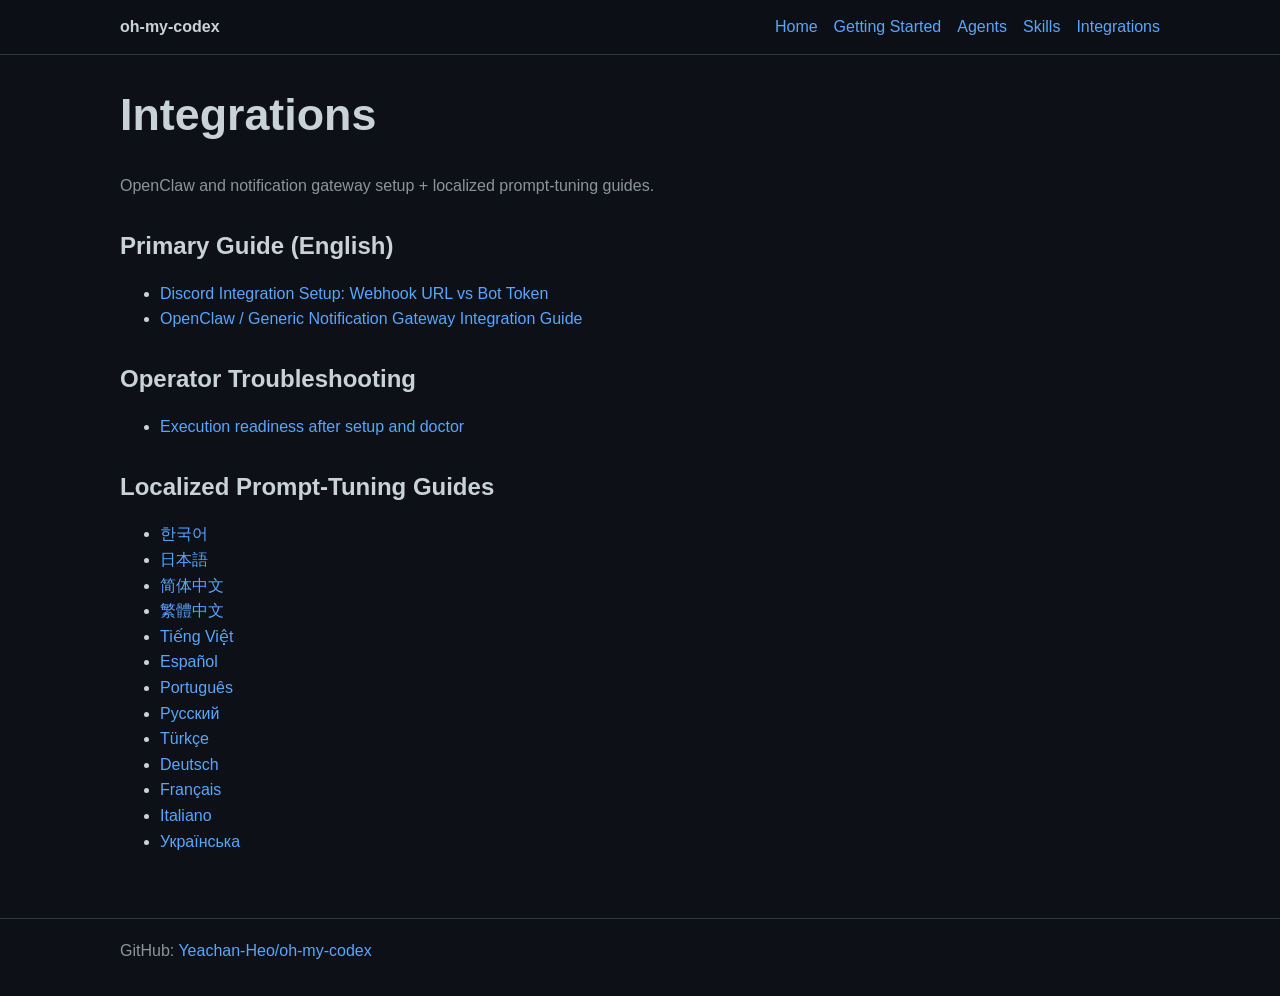
<file: docs/integrations.html>
<!doctype html>
<html lang="en">
  <head>
    <meta charset="UTF-8" />
    <meta name="viewport" content="width=device-width, initial-scale=1.0" />
    <title>Integrations - oh-my-codex Docs</title>
    <link rel="stylesheet" href="./style.css" />
  </head>
  <body>
    <header>
      <nav class="container nav" aria-label="Primary">
        <a class="brand" href="./index.html">oh-my-codex</a>
        <a href="./index.html">Home</a>
        <a href="./getting-started.html">Getting Started</a>
        <a href="./agents.html">Agents</a>
        <a href="./skills.html">Skills</a>
        <a class="active" href="./integrations.html">Integrations</a>
      </nav>
    </header>

    <main class="container">
      <h1>Integrations</h1>
      <p class="muted">OpenClaw and notification gateway setup + localized prompt-tuning guides.</p>

      <h2>Primary Guide (English)</h2>
      <ul>
        <li><a href="./discord-integration.md">Discord Integration Setup: Webhook URL vs Bot Token</a></li>
        <li><a href="./openclaw-integration.md">OpenClaw / Generic Notification Gateway Integration Guide</a></li>
      </ul>

      <h2>Operator Troubleshooting</h2>
      <ul>
        <li><a href="./troubleshooting.md">Execution readiness after setup and doctor</a></li>
      </ul>

      <h2>Localized Prompt-Tuning Guides</h2>
      <ul>
        <li><a href="./openclaw-integration.ko.md">한국어</a></li>
        <li><a href="./openclaw-integration.ja.md">日本語</a></li>
        <li><a href="./openclaw-integration.zh.md">简体中文</a></li>
        <li><a href="./openclaw-integration.zh-TW.md">繁體中文</a></li>
        <li><a href="./openclaw-integration.vi.md">Tiếng Việt</a></li>
        <li><a href="./openclaw-integration.es.md">Español</a></li>
        <li><a href="./openclaw-integration.pt.md">Português</a></li>
        <li><a href="./openclaw-integration.ru.md">Русский</a></li>
        <li><a href="./openclaw-integration.tr.md">Türkçe</a></li>
        <li><a href="./openclaw-integration.de.md">Deutsch</a></li>
        <li><a href="./openclaw-integration.fr.md">Français</a></li>
        <li><a href="./openclaw-integration.it.md">Italiano</a></li>
        <li><a href="./openclaw-integration.uk.md">Українська</a></li>
      </ul>
    </main>

    <footer>
      <div class="container">
        <span class="muted">GitHub: <a href="https://github.com/Yeachan-Heo/oh-my-codex">Yeachan-Heo/oh-my-codex</a></span>
      </div>
    </footer>
  </body>
</html>
</file>
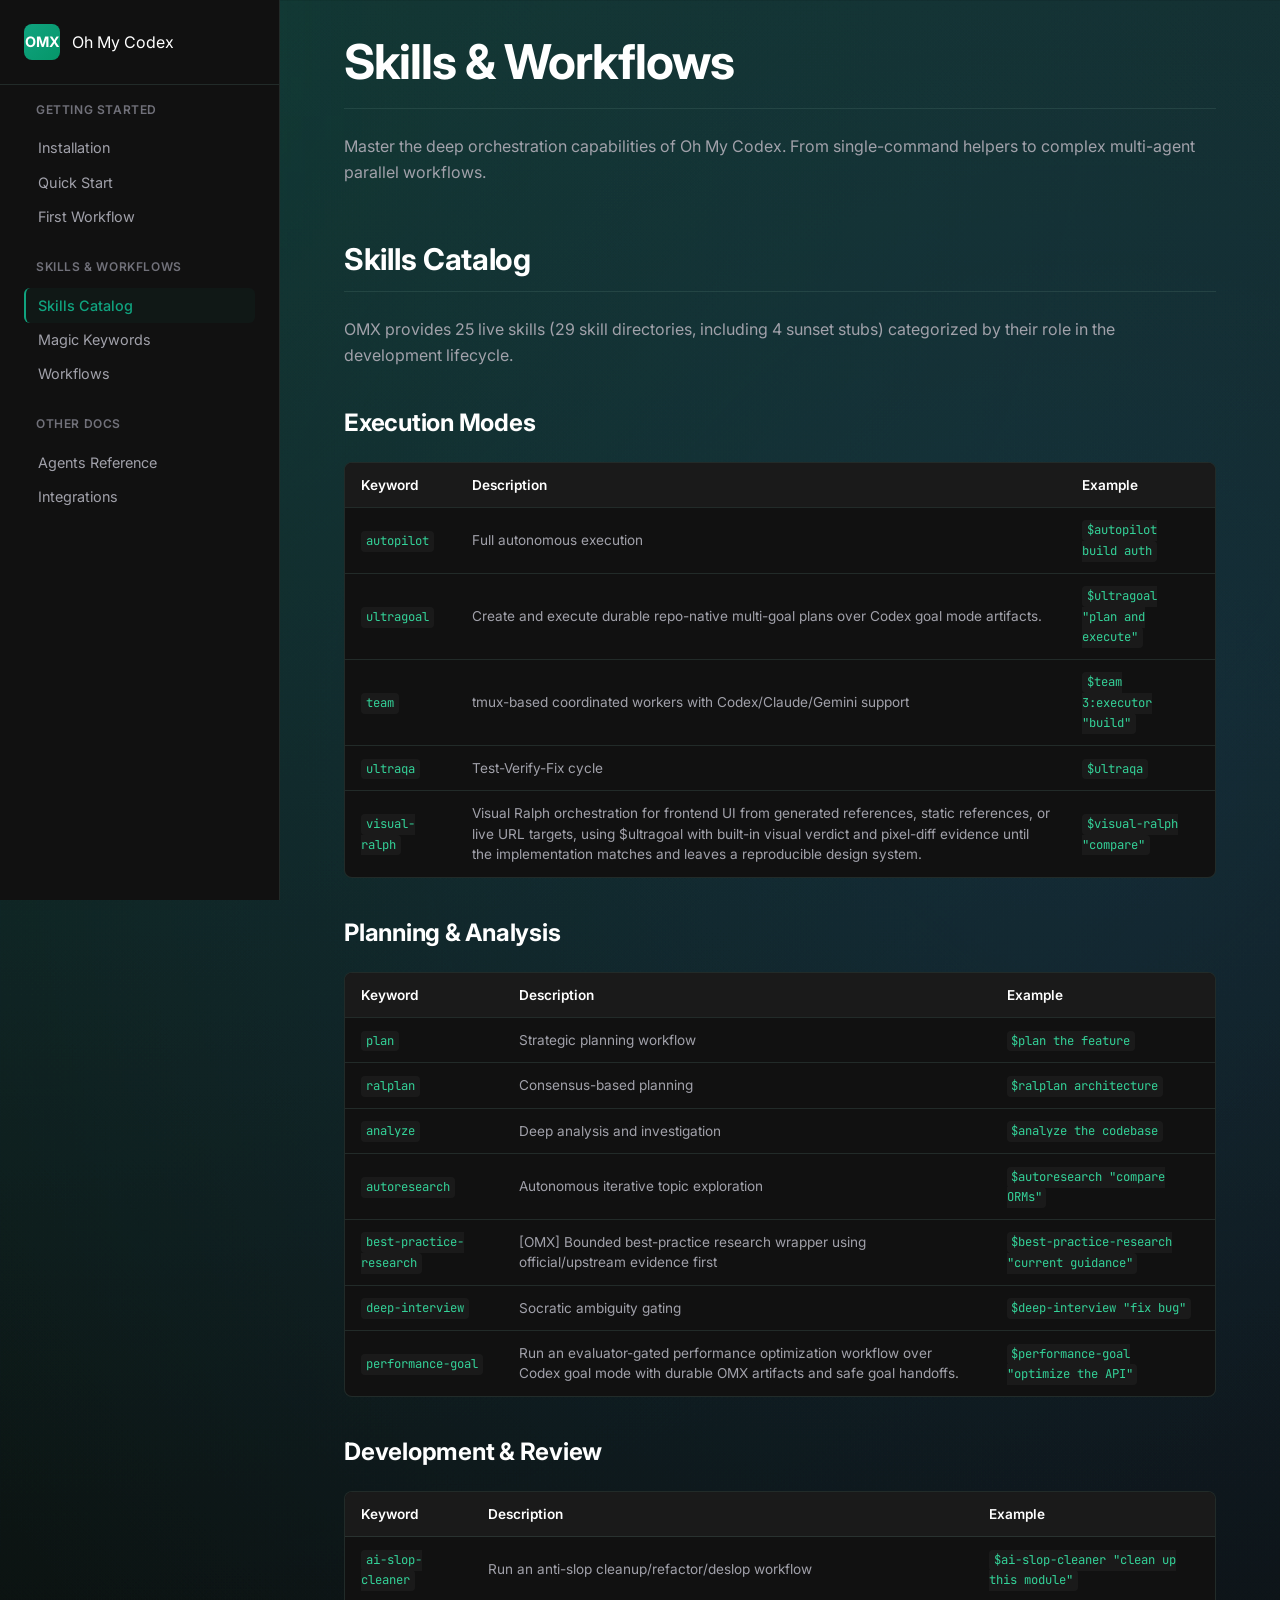
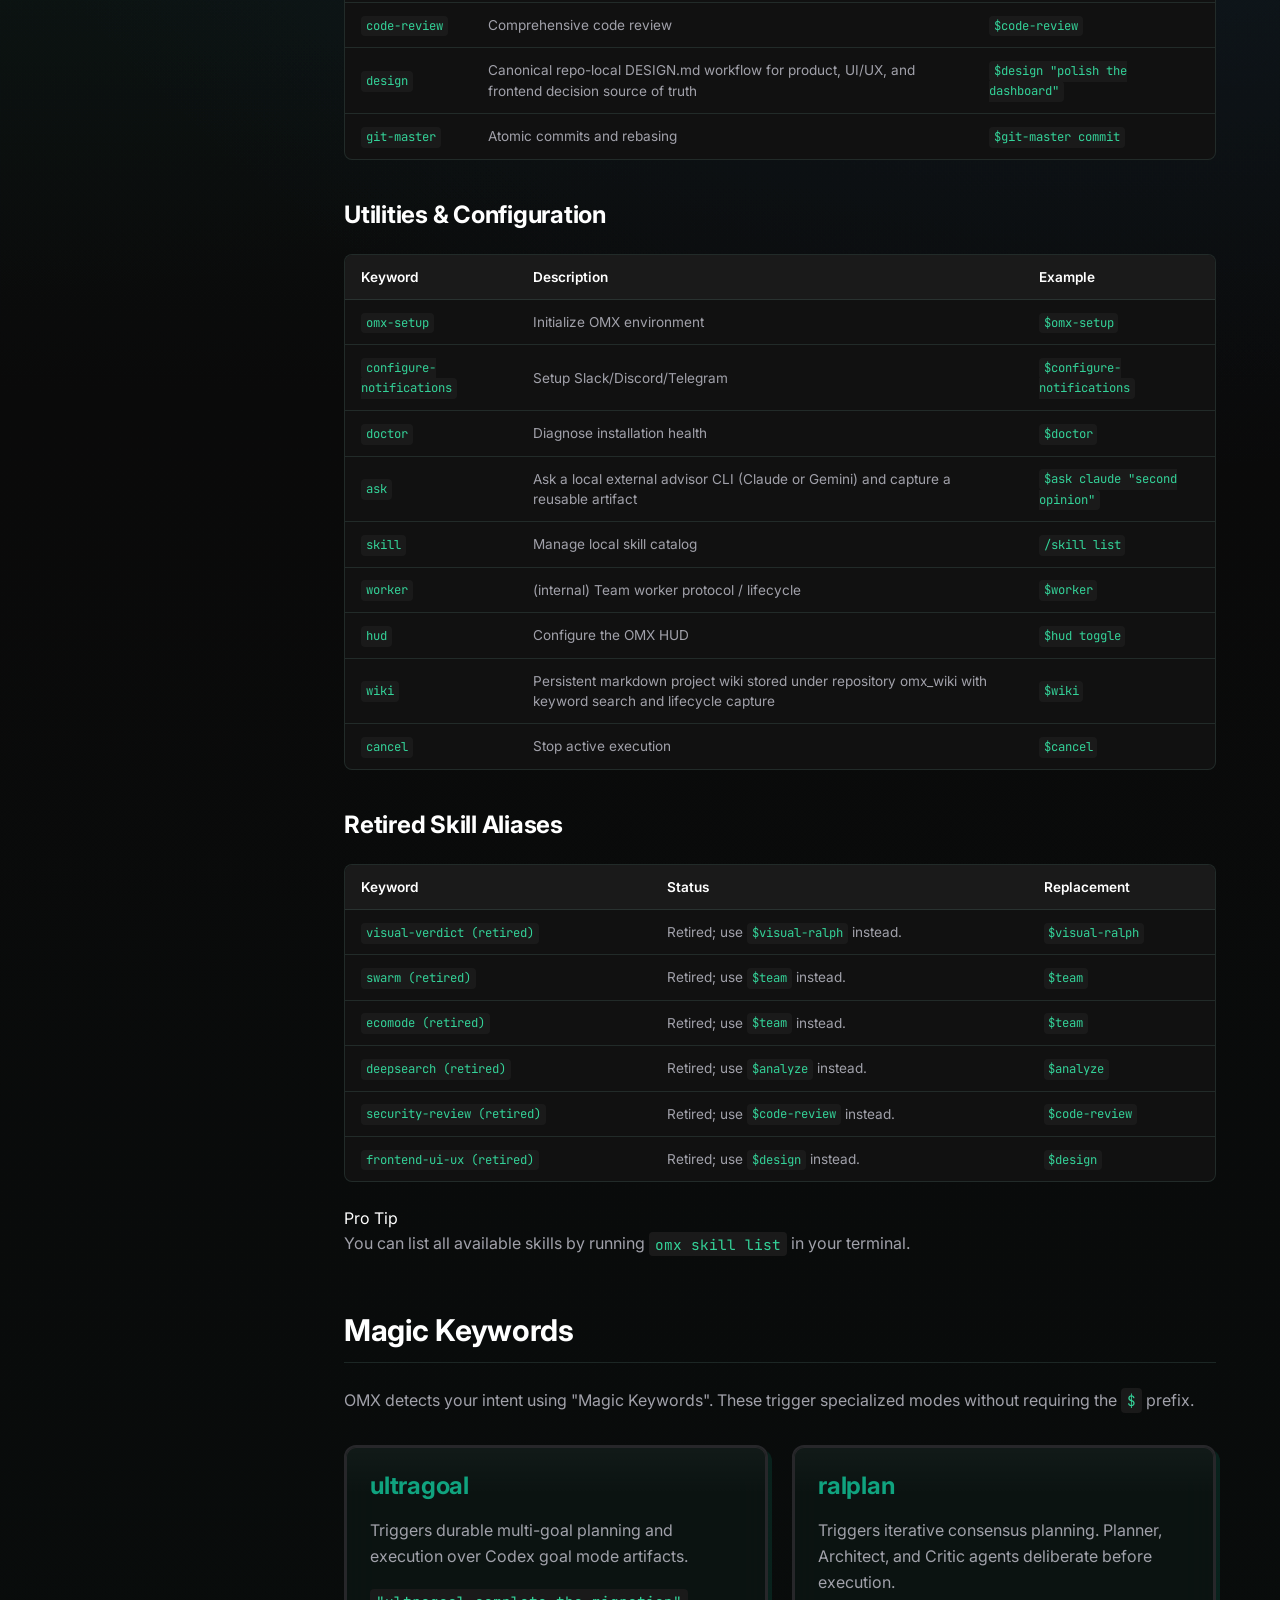
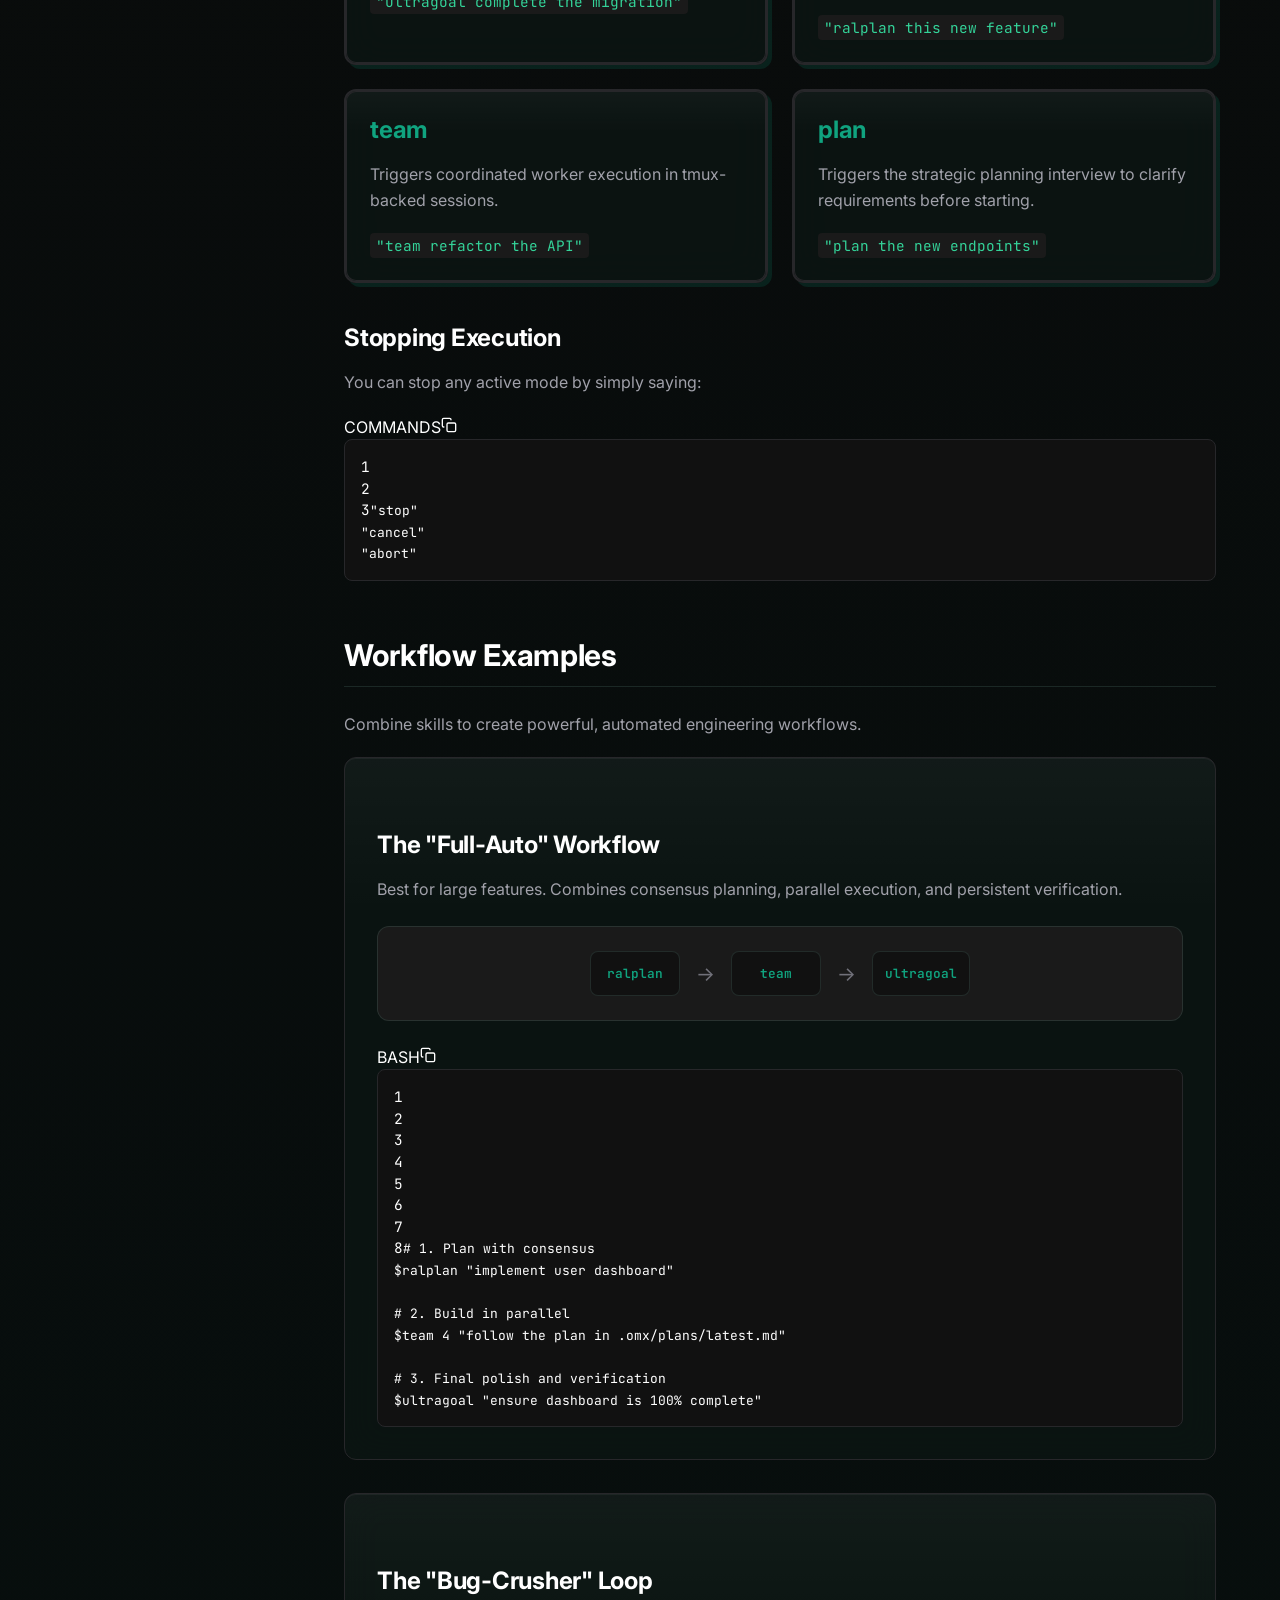
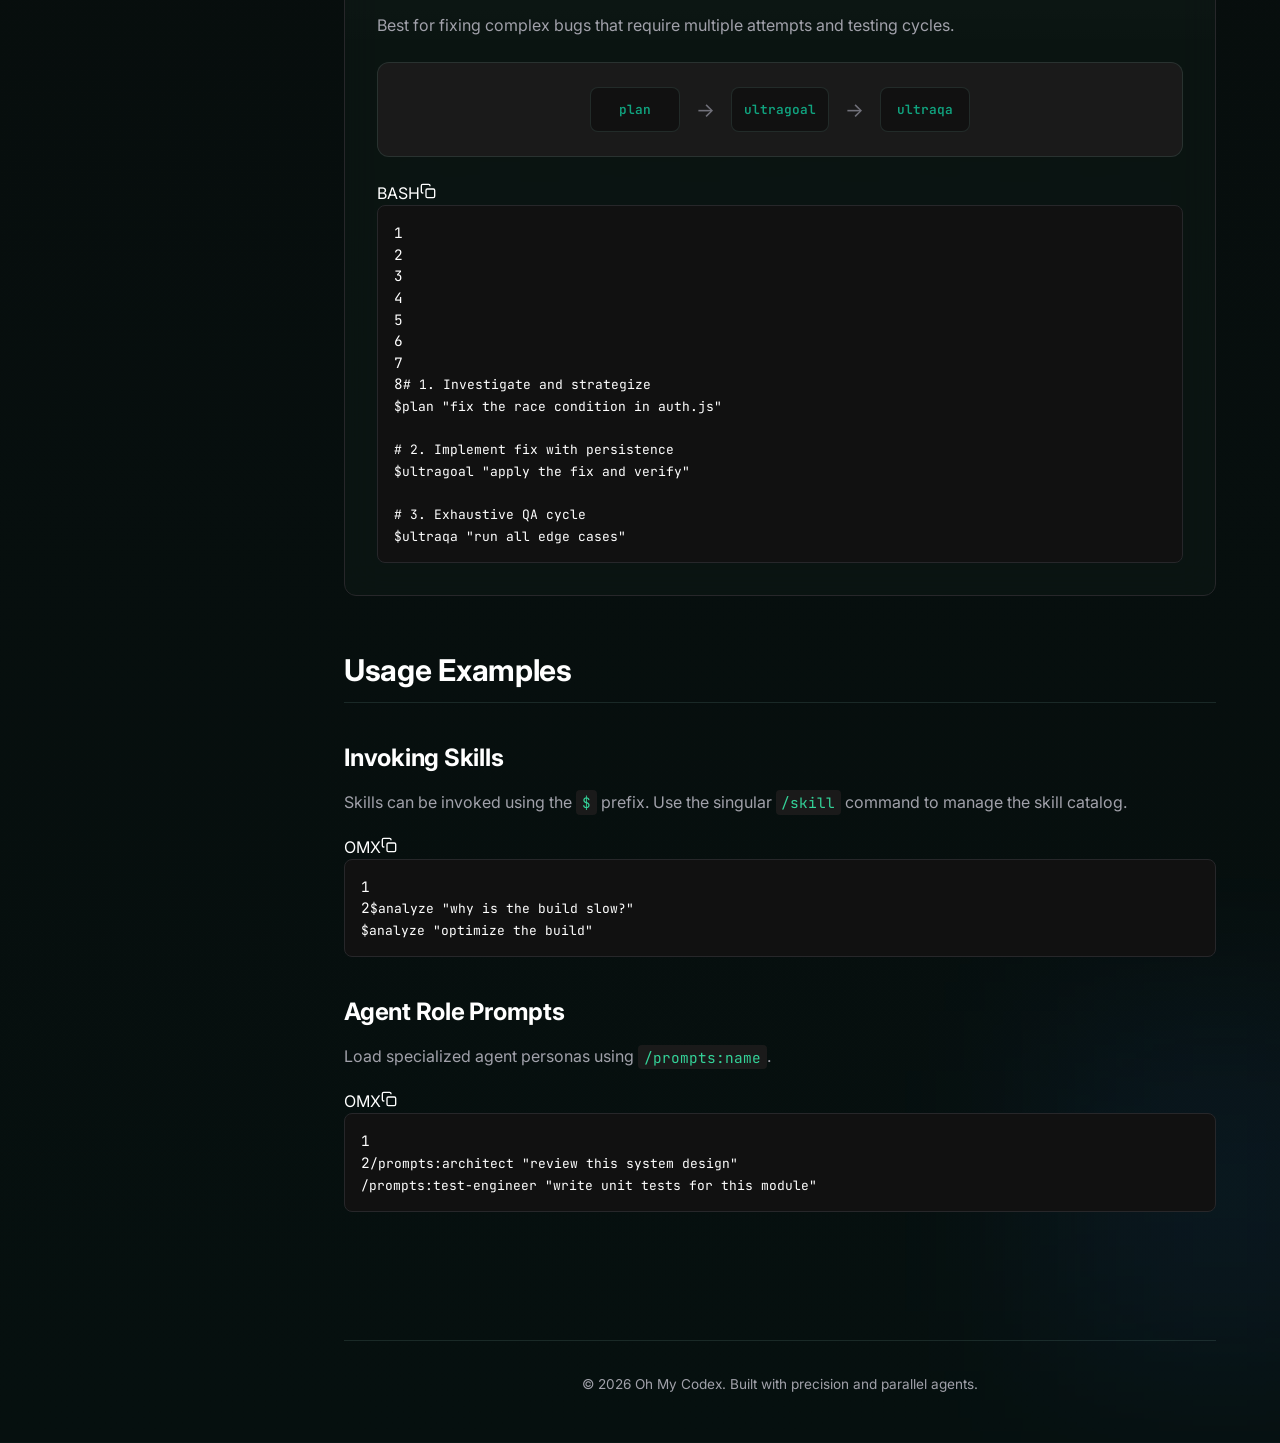
<file: docs/skills-workflows.html>
<!DOCTYPE html>
<html lang="en">
<head>
  <meta charset="UTF-8">
  <meta name="viewport" content="width=device-width, initial-scale=1.0">
  <meta name="description" content="Skills & Workflows | Oh My Codex - 25 live skills and automated engineering workflows">

  <!-- Open Graph -->
  <meta property="og:type" content="website">
  <meta property="og:url" content="https://yeachan-heo.github.io/oh-my-codex-website/docs/skills-workflows.html">
  <meta property="og:title" content="Skills & Workflows | Oh My Codex">
  <meta property="og:description" content="Master the 25 live skills and complex multi-agent workflows of oh-my-codex.">
  <meta property="og:image" content="https://yeachan-heo.github.io/oh-my-codex-website/social-preview.png">

  <title>Skills & Workflows | Oh My Codex</title>

  <!-- Fonts -->
  <link rel="preconnect" href="https://fonts.googleapis.com">
  <link rel="preconnect" href="https://fonts.gstatic.com" crossorigin>
  <link href="https://fonts.googleapis.com/css2?family=Inter:wght@400;500;600;700;800&family=JetBrains+Mono:wght@400;500&display=swap" rel="stylesheet">

  <!-- Design System -->
  <link rel="stylesheet" href="../css/design-system.css">
  <link rel="stylesheet" href="../css/base.css">
  <link rel="stylesheet" href="../css/animations.css">
  <link rel="stylesheet" href="../css/components.css">

  <style>
    /* =========================================
       DOCS LAYOUT & THEME OVERRIDES
       ========================================= */
    :root {
      --sidebar-width: 280px;
      --header-height-mobile: 60px;
      --content-max-width: 960px;
    }

    body {
      background-color: var(--bg-primary);
      color: var(--text-primary);
    }

    /* Layout */
    .docs-layout {
      display: flex;
      min-height: 100vh;
    }

    .docs-sidebar {
      width: var(--sidebar-width);
      height: 100vh;
      position: fixed;
      top: 0;
      left: 0;
      background-color: var(--bg-secondary);
      border-right: 1px solid var(--border-default);
      overflow-y: auto;
      z-index: 101;
      display: flex;
      flex-direction: column;
    }

    .docs-main {
      flex: 1;
      margin-left: var(--sidebar-width);
      min-width: 0;
      padding: 2rem 4rem;
    }

    .docs-content {
      max-width: var(--content-max-width);
      margin: 0 auto;
      padding-bottom: 4rem;
    }

    /* Typography Overrides */
    .docs-content h1 {
      margin-bottom: 1.5rem;
      border-bottom: 1px solid var(--border-default);
      padding-bottom: 1rem;
    }

    .docs-content h2 {
      margin-top: 3.5rem;
      margin-bottom: 1.5rem;
      padding-bottom: 0.75rem;
      border-bottom: 1px solid var(--border-default);
      position: relative;
    }

    .docs-content h3 {
      margin-top: 2.5rem;
      margin-bottom: 1rem;
      position: relative;
    }

    .docs-content p, .docs-content ul, .docs-content ol {
      margin-bottom: 1.25rem;
      color: var(--text-secondary);
    }

    .docs-content ul, .docs-content ol {
      padding-left: 1.5rem;
    }

    /* Sidebar Components */
    .sidebar-brand {
      display: flex;
      align-items: center;
      gap: 0.75rem;
      padding: 1.5rem;
      border-bottom: 1px solid var(--border-default);
      text-decoration: none;
      color: var(--text-primary);
    }

    .sidebar-brand__icon {
      width: 36px;
      height: 36px;
      background: linear-gradient(135deg, var(--accent-primary), #059669);
      border-radius: 0.5rem;
      display: flex;
      align-items: center;
      justify-content: center;
      color: white;
      font-weight: 700;
      font-size: 0.9rem;
    }

    .sidebar-nav {
      padding: 1rem 1.5rem 2rem;
    }

    .sidebar-section {
      margin-bottom: 1.5rem;
    }

    .sidebar-title {
      font-size: 0.75rem;
      text-transform: uppercase;
      letter-spacing: 0.05em;
      color: var(--text-tertiary);
      font-weight: 600;
      margin-bottom: 0.75rem;
      padding-left: 0.75rem;
    }

    .sidebar-link {
      display: block;
      padding: 0.4rem 0.75rem;
      color: var(--text-secondary);
      font-size: 0.9rem;
      border-radius: 0.375rem;
      text-decoration: none;
      transition: all 0.2s;
      border-left: 2px solid transparent;
    }

    .sidebar-link:hover {
      color: var(--text-primary);
      background: var(--surface-hover);
      text-decoration: none;
    }

    .sidebar-link.active {
      color: var(--accent-primary);
      background: rgba(16, 163, 127, 0.05);
      border-left-color: var(--accent-primary);
      font-weight: 500;
    }

    /* Tables */
    .table-wrapper {
      overflow-x: auto;
      margin: 1.5rem 0;
      border: 1px solid var(--border-default);
      border-radius: 0.5rem;
      background: var(--bg-secondary);
    }
    table { width: 100%; border-collapse: collapse; font-size: 0.85rem; }
    th {
      background: var(--bg-tertiary);
      color: var(--text-primary);
      text-align: left;
      padding: 0.75rem 1rem;
      font-weight: 600;
      border-bottom: 1px solid var(--border-default);
    }
    td {
      padding: 0.75rem 1rem;
      border-bottom: 1px solid var(--border-default);
      color: var(--text-secondary);
    }
    tr:last-child td { border-bottom: none; }
    tr:hover td { background: var(--surface-hover); }

    /* Workflow Diagram */
    .workflow {
      display: flex;
      flex-wrap: wrap;
      gap: 1rem;
      align-items: center;
      justify-content: center;
      padding: 1.5rem;
      background: var(--bg-tertiary);
      border-radius: 0.75rem;
      border: 1px solid var(--border-default);
      margin: 1.5rem 0;
    }
    .workflow-step {
      display: flex;
      flex-direction: column;
      align-items: center;
      gap: 0.5rem;
      padding: 0.75rem;
      background: var(--bg-secondary);
      border: 1px solid var(--border-default);
      border-radius: 0.5rem;
      min-width: 90px;
    }
    .workflow-step__label {
      font-size: 0.8rem;
      font-weight: 600;
      color: var(--accent-primary);
      font-family: var(--font-mono);
    }
    .workflow-arrow {
      color: var(--text-tertiary);
      font-size: 1.25rem;
    }

    /* Anchor Links */
    .anchor-link {
      position: absolute;
      left: -1.25rem;
      opacity: 0;
      color: var(--accent-primary);
      text-decoration: none;
      transition: opacity 0.2s;
    }

    h2:hover .anchor-link,
    h3:hover .anchor-link {
      opacity: 1;
    }

    /* Mobile Menu Button */
    .mobile-menu-btn {
      display: none;
      position: fixed;
      top: 1rem;
      right: 1rem;
      z-index: 200;
      background: var(--bg-secondary);
      border: 1px solid var(--border-default);
      padding: 0.5rem;
      border-radius: 0.5rem;
      cursor: pointer;
    }

    @media (max-width: 1024px) {
      .docs-sidebar {
        transform: translateX(-100%);
        transition: transform 0.3s ease;
      }
      .docs-sidebar.open {
        transform: translateX(0);
      }
      .docs-main {
        margin-left: 0;
        padding: 4rem 1.5rem;
      }
      .mobile-menu-btn {
        display: block;
      }
    }
  </style>
</head>
<body>
  <button class="mobile-menu-btn" id="mobile-menu-btn" aria-label="Toggle navigation">
    <svg fill="none" viewBox="0 0 24 24" stroke="currentColor" width="24" height="24">
      <path stroke-linecap="round" stroke-linejoin="round" stroke-width="2" d="M4 6h16M4 12h16M4 18h16"></path>
    </svg>
  </button>

  <div class="docs-layout">
    <!-- SIDEBAR -->
    <aside class="docs-sidebar" id="sidebar">
      <a href="../index.html" class="sidebar-brand">
        <div class="sidebar-brand__icon">OMX</div>
        <span class="sidebar-brand__text">Oh My Codex</span>
      </a>

      <nav class="sidebar-nav">
        <div class="sidebar-section">
          <div class="sidebar-title">Getting Started</div>
          <a href="getting-started.html" class="sidebar-link">Installation</a>
          <a href="getting-started.html#quick-start" class="sidebar-link">Quick Start</a>
          <a href="getting-started.html#first-workflow" class="sidebar-link">First Workflow</a>
        </div>

        <div class="sidebar-section">
          <div class="sidebar-title">Skills & Workflows</div>
          <a href="#skills-catalog" class="sidebar-link active">Skills Catalog</a>
          <a href="#magic-keywords" class="sidebar-link">Magic Keywords</a>
          <a href="#workflows" class="sidebar-link">Workflows</a>
        </div>

        <div class="sidebar-section">
          <div class="sidebar-title">Other Docs</div>
          <a href="agents-reference.html" class="sidebar-link">Agents Reference</a>
          <a href="integrations-guide.html" class="sidebar-link">Integrations</a>
        </div>
      </nav>
    </aside>

    <!-- MAIN CONTENT -->
    <main class="docs-main">
      <div class="docs-content">
        <section id="skills-workflows">
          <h1>Skills & Workflows</h1>
          <p class="text-body-lg">
            Master the deep orchestration capabilities of Oh My Codex. From single-command helpers to complex multi-agent parallel workflows.
          </p>
        </section>

        <!-- Skills Catalog -->
        <section id="skills-catalog">
          <h2><span class="anchor-link">#</span>Skills Catalog</h2>
          <p>OMX provides 25 live skills (29 skill directories, including 4 sunset stubs) categorized by their role in the development lifecycle.</p>

          <h3>Execution Modes</h3>
          <div class="table-wrapper">
            <table>
              <thead><tr><th>Keyword</th><th>Description</th><th>Example</th></tr></thead>
              <tbody>
                <tr><td><code>autopilot</code></td><td>Full autonomous execution</td><td><code>$autopilot build auth</code></td></tr>
                <tr><td><code>ultragoal</code></td><td>Create and execute durable repo-native multi-goal plans over Codex goal mode artifacts.</td><td><code>$ultragoal "plan and execute"</code></td></tr>
                <tr><td><code>team</code></td><td>tmux-based coordinated workers with Codex/Claude/Gemini support</td><td><code>$team 3:executor "build"</code></td></tr>
                <tr><td><code>ultraqa</code></td><td>Test-Verify-Fix cycle</td><td><code>$ultraqa</code></td></tr>
                <tr><td><code>visual-ralph</code></td><td>Visual Ralph orchestration for frontend UI from generated references, static references, or live URL targets, using $ultragoal with built-in visual verdict and pixel-diff evidence until the implementation matches and leaves a reproducible design system.</td><td><code>$visual-ralph "compare"</code></td></tr>
              </tbody>
            </table>
          </div>

          <h3>Planning & Analysis</h3>
          <div class="table-wrapper">
            <table>
              <thead><tr><th>Keyword</th><th>Description</th><th>Example</th></tr></thead>
              <tbody>
                <tr><td><code>plan</code></td><td>Strategic planning workflow</td><td><code>$plan the feature</code></td></tr>
                <tr><td><code>ralplan</code></td><td>Consensus-based planning</td><td><code>$ralplan architecture</code></td></tr>
                <tr><td><code>analyze</code></td><td>Deep analysis and investigation</td><td><code>$analyze the codebase</code></td></tr>
                <tr><td><code>autoresearch</code></td><td>Autonomous iterative topic exploration</td><td><code>$autoresearch "compare ORMs"</code></td></tr>
                <tr><td><code>best-practice-research</code></td><td>[OMX] Bounded best-practice research wrapper using official/upstream evidence first</td><td><code>$best-practice-research "current guidance"</code></td></tr>
                <tr><td><code>deep-interview</code></td><td>Socratic ambiguity gating</td><td><code>$deep-interview "fix bug"</code></td></tr>
                <tr><td><code>performance-goal</code></td><td>Run an evaluator-gated performance optimization workflow over Codex goal mode with durable OMX artifacts and safe goal handoffs.</td><td><code>$performance-goal "optimize the API"</code></td></tr>
              </tbody>
            </table>
          </div>

          <h3>Development & Review</h3>
          <div class="table-wrapper">
            <table>
              <thead><tr><th>Keyword</th><th>Description</th><th>Example</th></tr></thead>
              <tbody>
                <tr><td><code>ai-slop-cleaner</code></td><td>Run an anti-slop cleanup/refactor/deslop workflow</td><td><code>$ai-slop-cleaner "clean up this module"</code></td></tr>
                <tr><td><code>code-review</code></td><td>Comprehensive code review</td><td><code>$code-review</code></td></tr>
                <tr><td><code>design</code></td><td>Canonical repo-local DESIGN.md workflow for product, UI/UX, and frontend decision source of truth</td><td><code>$design "polish the dashboard"</code></td></tr>
                <tr><td><code>git-master</code></td><td>Atomic commits and rebasing</td><td><code>$git-master commit</code></td></tr>
              </tbody>
            </table>
          </div>

          <h3>Utilities & Configuration</h3>
          <div class="table-wrapper">
            <table>
              <thead><tr><th>Keyword</th><th>Description</th><th>Example</th></tr></thead>
              <tbody>
                <tr><td><code>omx-setup</code></td><td>Initialize OMX environment</td><td><code>$omx-setup</code></td></tr>
                <tr><td><code>configure-notifications</code></td><td>Setup Slack/Discord/Telegram</td><td><code>$configure-notifications</code></td></tr>
                <tr><td><code>doctor</code></td><td>Diagnose installation health</td><td><code>$doctor</code></td></tr>
                <tr><td><code>ask</code></td><td>Ask a local external advisor CLI (Claude or Gemini) and capture a reusable artifact</td><td><code>$ask claude "second opinion"</code></td></tr>
                <tr><td><code>skill</code></td><td>Manage local skill catalog</td><td><code>/skill list</code></td></tr>
                <tr><td><code>worker</code></td><td>(internal) Team worker protocol / lifecycle</td><td><code>$worker</code></td></tr>
                <tr><td><code>hud</code></td><td>Configure the OMX HUD</td><td><code>$hud toggle</code></td></tr>
                <tr><td><code>wiki</code></td><td>Persistent markdown project wiki stored under repository omx_wiki with keyword search and lifecycle capture</td><td><code>$wiki</code></td></tr>
                <tr><td><code>cancel</code></td><td>Stop active execution</td><td><code>$cancel</code></td></tr>
              </tbody>
            </table>
          </div>

          <h3>Retired Skill Aliases</h3>
          <div class="table-wrapper">
            <table>
              <thead><tr><th>Keyword</th><th>Status</th><th>Replacement</th></tr></thead>
              <tbody>
                <tr><td><code>visual-verdict (retired)</code></td><td>Retired; use <code>$visual-ralph</code> instead.</td><td><code>$visual-ralph</code></td></tr>
                <tr><td><code>swarm (retired)</code></td><td>Retired; use <code>$team</code> instead.</td><td><code>$team</code></td></tr>
                <tr><td><code>ecomode (retired)</code></td><td>Retired; use <code>$team</code> instead.</td><td><code>$team</code></td></tr>
                <tr><td><code>deepsearch (retired)</code></td><td>Retired; use <code>$analyze</code> instead.</td><td><code>$analyze</code></td></tr>
                <tr><td><code>security-review (retired)</code></td><td>Retired; use <code>$code-review</code> instead.</td><td><code>$code-review</code></td></tr>
                <tr><td><code>frontend-ui-ux (retired)</code></td><td>Retired; use <code>$design</code> instead.</td><td><code>$design</code></td></tr>
              </tbody>
            </table>
          </div>

          <div class="callout info">
            <div class="callout-title">Pro Tip</div>
            <p>You can list all available skills by running <code>omx skill list</code> in your terminal.</p>
          </div>
        </section>

        <!-- Magic Keywords -->
        <section id="magic-keywords">
          <h2><span class="anchor-link">#</span>Magic Keywords</h2>
          <p>OMX detects your intent using "Magic Keywords". These trigger specialized modes without requiring the <code>$</code> prefix.</p>

          <div class="grid" style="display: grid; grid-template-columns: repeat(auto-fit, minmax(280px, 1fr)); gap: 1.5rem; margin: 2rem 0;">
            <div class="card glass tilt-3d-polish pixel-border" style="padding: 1.5rem;">
              <h3 style="margin-top:0; color: var(--accent-primary);">ultragoal</h3>
              <p>Triggers durable multi-goal planning and execution over Codex goal mode artifacts.</p>
              <code>"ultragoal complete the migration"</code>
            </div>
            <div class="card glass tilt-3d-polish pixel-border" style="padding: 1.5rem;">
              <h3 style="margin-top:0; color: var(--accent-primary);">ralplan</h3>
              <p>Triggers iterative consensus planning. Planner, Architect, and Critic agents deliberate before execution.</p>
              <code>"ralplan this new feature"</code>
            </div>
            <div class="card glass tilt-3d-polish pixel-border" style="padding: 1.5rem;">
              <h3 style="margin-top:0; color: var(--accent-primary);">team</h3>
              <p>Triggers coordinated worker execution in tmux-backed sessions.</p>
              <code>"team refactor the API"</code>
            </div>
            <div class="card glass tilt-3d-polish pixel-border" style="padding: 1.5rem;">
              <h3 style="margin-top:0; color: var(--accent-primary);">plan</h3>
              <p>Triggers the strategic planning interview to clarify requirements before starting.</p>
              <code>"plan the new endpoints"</code>
            </div>
          </div>

          <h3>Stopping Execution</h3>
          <p>You can stop any active mode by simply saying:</p>
          <div class="code-block-wrapper">
            <div class="code-block-header"><span class="code-lang">COMMANDS</span></div>
            <pre><code>"stop"
"cancel"
"abort"</code></pre>
          </div>
        </section>

        <!-- Workflows -->
        <section id="workflows">
          <h2><span class="anchor-link">#</span>Workflow Examples</h2>
          <p>Combine skills to create powerful, automated engineering workflows.</p>

          <article class="card glass" style="margin-bottom: 2rem; padding: 2rem;">
            <h3>The "Full-Auto" Workflow</h3>
            <p>Best for large features. Combines consensus planning, parallel execution, and persistent verification.</p>
            <div class="workflow">
              <div class="workflow-step"><span class="workflow-step__label">ralplan</span></div>
              <div class="workflow-arrow">&rarr;</div>
              <div class="workflow-step"><span class="workflow-step__label">team</span></div>
              <div class="workflow-arrow">&rarr;</div>
              <div class="workflow-step"><span class="workflow-step__label">ultragoal</span></div>
            </div>
            <div class="code-block-wrapper">
              <div class="code-block-header"><span class="code-lang">BASH</span></div>
              <pre><code># 1. Plan with consensus
$ralplan "implement user dashboard"

# 2. Build in parallel
$team 4 "follow the plan in .omx/plans/latest.md"

# 3. Final polish and verification
$ultragoal "ensure dashboard is 100% complete"</code></pre>
            </div>
          </article>

          <article class="card glass" style="margin-bottom: 2rem; padding: 2rem;">
            <h3>The "Bug-Crusher" Loop</h3>
            <p>Best for fixing complex bugs that require multiple attempts and testing cycles.</p>
            <div class="workflow">
              <div class="workflow-step"><span class="workflow-step__label">plan</span></div>
              <div class="workflow-arrow">&rarr;</div>
              <div class="workflow-step"><span class="workflow-step__label">ultragoal</span></div>
              <div class="workflow-arrow">&rarr;</div>
              <div class="workflow-step"><span class="workflow-step__label">ultraqa</span></div>
            </div>
            <div class="code-block-wrapper">
              <div class="code-block-header"><span class="code-lang">BASH</span></div>
              <pre><code># 1. Investigate and strategize
$plan "fix the race condition in auth.js"

# 2. Implement fix with persistence
$ultragoal "apply the fix and verify"

# 3. Exhaustive QA cycle
$ultraqa "run all edge cases"</code></pre>
            </div>
          </article>
        </section>

        <!-- Usage Examples -->
        <section id="usage-examples">
          <h2><span class="anchor-link">#</span>Usage Examples</h2>
          
          <h3>Invoking Skills</h3>
          <p>Skills can be invoked using the <code>$</code> prefix. Use the singular <code>/skill</code> command to manage the skill catalog.</p>
          <div class="code-block-wrapper">
            <div class="code-block-header"><span class="code-lang">OMX</span></div>
            <pre><code>$analyze "why is the build slow?"
$analyze "optimize the build"</code></pre>
          </div>

          <h3>Agent Role Prompts</h3>
          <p>Load specialized agent personas using <code>/prompts:name</code>.</p>
          <div class="code-block-wrapper">
            <div class="code-block-header"><span class="code-lang">OMX</span></div>
            <pre><code>/prompts:architect "review this system design"
/prompts:test-engineer "write unit tests for this module"</code></pre>
          </div>
        </section>

      </div>

      <footer style="margin-top: 4rem; padding-top: 2rem; border-top: 1px solid var(--border-default); text-align: center; color: var(--text-tertiary); font-size: 0.85rem;">
        <p>&copy; 2026 Oh My Codex. Built with precision and parallel agents.</p>
      </footer>
    </main>
  </div>

  <script type="module" src="../js/ui/codeBlocks.js"></script>
  <script>
    document.addEventListener('DOMContentLoaded', () => {
      const sidebar = document.getElementById('sidebar');
      const mobileBtn = document.getElementById('mobile-menu-btn');

      mobileBtn.addEventListener('click', () => {
        sidebar.classList.toggle('open');
      });

      // Close sidebar on link click (mobile)
      document.querySelectorAll('.sidebar-link').forEach(link => {
        link.addEventListener('click', () => {
          if (window.innerWidth <= 1024) {
            sidebar.classList.remove('open');
          }
        });
      });
    });
  </script>
</body>
</html>
</file>
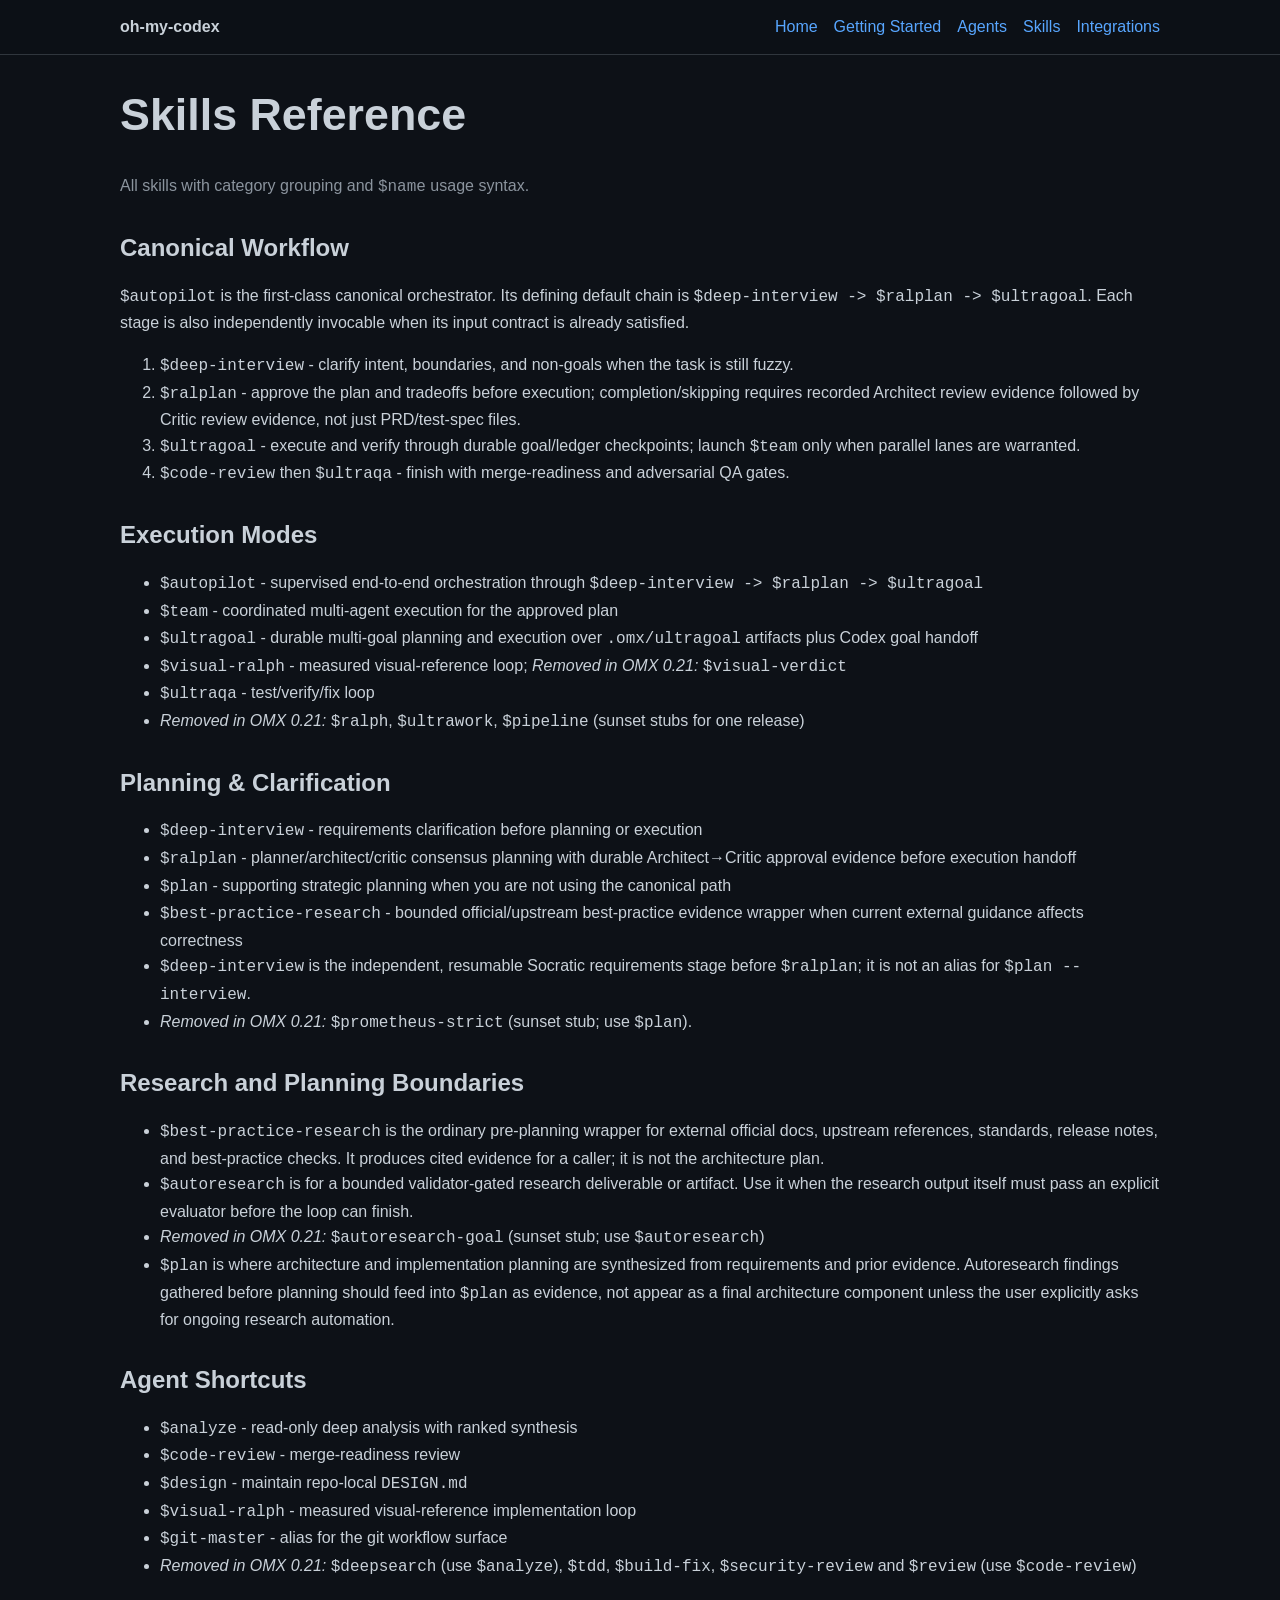
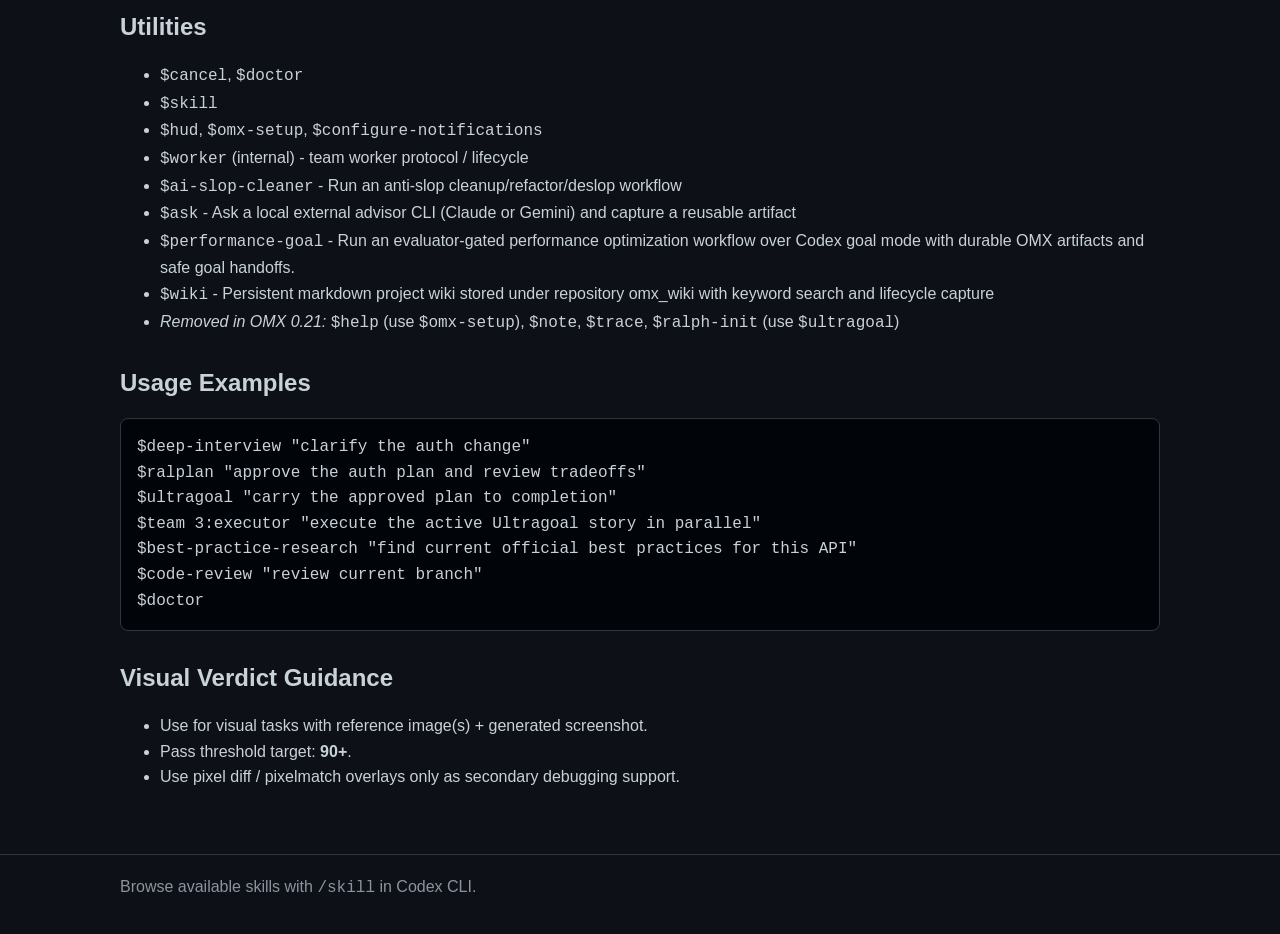
<file: docs/skills.html>
<!doctype html>
<html lang="en">
  <head>
    <meta charset="UTF-8" />
    <meta name="viewport" content="width=device-width, initial-scale=1.0" />
    <title>Skills - oh-my-codex Docs</title>
    <link rel="stylesheet" href="./style.css" />
  </head>
  <body>
    <header>
      <nav class="container nav" aria-label="Primary">
        <a class="brand" href="./index.html">oh-my-codex</a>
        <a href="./index.html">Home</a>
        <a href="./getting-started.html">Getting Started</a>
        <a href="./agents.html">Agents</a>
        <a class="active" href="./skills.html">Skills</a>
        <a href="./integrations.html">Integrations</a>
      </nav>
    </header>

    <main class="container">
      <h1>Skills Reference</h1>
      <p class="muted">All skills with category grouping and <code>$name</code> usage syntax.</p>

      <h2>Canonical Workflow</h2>
      <p><code>$autopilot</code> is the first-class canonical orchestrator. Its defining default chain is <code>$deep-interview -&gt; $ralplan -&gt; $ultragoal</code>. Each stage is also independently invocable when its input contract is already satisfied.</p>
      <ol>
        <li><code>$deep-interview</code> - clarify intent, boundaries, and non-goals when the task is still fuzzy.</li>
        <li><code>$ralplan</code> - approve the plan and tradeoffs before execution; completion/skipping requires recorded Architect review evidence followed by Critic review evidence, not just PRD/test-spec files.</li>
        <li><code>$ultragoal</code> - execute and verify through durable goal/ledger checkpoints; launch <code>$team</code> only when parallel lanes are warranted.</li>
        <li><code>$code-review</code> then <code>$ultraqa</code> - finish with merge-readiness and adversarial QA gates.</li>
      </ol>

      <h2>Execution Modes</h2>
      <ul>
        <li><code>$autopilot</code> - supervised end-to-end orchestration through <code>$deep-interview -&gt; $ralplan -&gt; $ultragoal</code></li>
        <li><code>$team</code> - coordinated multi-agent execution for the approved plan</li>
        <li><code>$ultragoal</code> - durable multi-goal planning and execution over <code>.omx/ultragoal</code> artifacts plus Codex goal handoff</li>
        <li><code>$visual-ralph</code> - measured visual-reference loop; <em>Removed in OMX 0.21:</em> <code>$visual-verdict</code></li>
        <li><code>$ultraqa</code> - test/verify/fix loop</li>
        <li><em>Removed in OMX 0.21:</em> <code>$ralph</code>, <code>$ultrawork</code>, <code>$pipeline</code> (sunset stubs for one release)</li>
      </ul>

      <h2>Planning & Clarification</h2>
      <ul>
        <li><code>$deep-interview</code> - requirements clarification before planning or execution</li>
        <li><code>$ralplan</code> - planner/architect/critic consensus planning with durable Architect→Critic approval evidence before execution handoff</li>
        <li><code>$plan</code> - supporting strategic planning when you are not using the canonical path</li>
        <li><code>$best-practice-research</code> - bounded official/upstream best-practice evidence wrapper when current external guidance affects correctness</li>
        <li><code>$deep-interview</code> is the independent, resumable Socratic requirements stage before <code>$ralplan</code>; it is not an alias for <code>$plan --interview</code>.</li>
        <li><em>Removed in OMX 0.21:</em> <code>$prometheus-strict</code> (sunset stub; use <code>$plan</code>).</li>
      </ul>

      <h2>Research and Planning Boundaries</h2>
      <ul>
        <li><code>$best-practice-research</code> is the ordinary pre-planning wrapper for external official docs, upstream references, standards, release notes, and best-practice checks. It produces cited evidence for a caller; it is not the architecture plan.</li>
        <li><code>$autoresearch</code> is for a bounded validator-gated research deliverable or artifact. Use it when the research output itself must pass an explicit evaluator before the loop can finish.</li>
        <li><em>Removed in OMX 0.21:</em> <code>$autoresearch-goal</code> (sunset stub; use <code>$autoresearch</code>)</li>
        <li><code>$plan</code> is where architecture and implementation planning are synthesized from requirements and prior evidence. Autoresearch findings gathered before planning should feed into <code>$plan</code> as evidence, not appear as a final architecture component unless the user explicitly asks for ongoing research automation.</li>
      </ul>

      <h2>Agent Shortcuts</h2>
      <ul>
        <li><code>$analyze</code> - read-only deep analysis with ranked synthesis</li>
        <li><code>$code-review</code> - merge-readiness review</li>
        <li><code>$design</code> - maintain repo-local <code>DESIGN.md</code></li>
        <li><code>$visual-ralph</code> - measured visual-reference implementation loop</li>
        <li><code>$git-master</code> - alias for the git workflow surface</li>
        <li><em>Removed in OMX 0.21:</em> <code>$deepsearch</code> (use <code>$analyze</code>), <code>$tdd</code>, <code>$build-fix</code>, <code>$security-review</code> and <code>$review</code> (use <code>$code-review</code>)</li>
      </ul>

      <h2>Utilities</h2>
      <ul>
        <li><code>$cancel</code>, <code>$doctor</code></li>
        <li><code>$skill</code></li>
        <li><code>$hud</code>, <code>$omx-setup</code>, <code>$configure-notifications</code></li>
        <li><code>$worker</code> (internal) - team worker protocol / lifecycle</li>
        <li><code>$ai-slop-cleaner</code> - Run an anti-slop cleanup/refactor/deslop workflow</li>
        <li><code>$ask</code> - Ask a local external advisor CLI (Claude or Gemini) and capture a reusable artifact</li>
        <li><code>$performance-goal</code> - Run an evaluator-gated performance optimization workflow over Codex goal mode with durable OMX artifacts and safe goal handoffs.</li>
        <li><code>$wiki</code> - Persistent markdown project wiki stored under repository omx_wiki with keyword search and lifecycle capture</li>
        <li><em>Removed in OMX 0.21:</em> <code>$help</code> (use <code>$omx-setup</code>), <code>$note</code>, <code>$trace</code>, <code>$ralph-init</code> (use <code>$ultragoal</code>)</li>
      </ul>

      <h2>Usage Examples</h2>
      <pre><code>$deep-interview "clarify the auth change"
$ralplan "approve the auth plan and review tradeoffs"
$ultragoal "carry the approved plan to completion"
$team 3:executor "execute the active Ultragoal story in parallel"
$best-practice-research "find current official best practices for this API"
$code-review "review current branch"
$doctor</code></pre>

      <h2>Visual Verdict Guidance</h2>
      <ul>
        <li>Use for visual tasks with reference image(s) + generated screenshot.</li>
        <li>Pass threshold target: <strong>90+</strong>.</li>
        <li>Use pixel diff / pixelmatch overlays only as secondary debugging support.</li>
      </ul>
    </main>

    <footer>
      <div class="container"><span class="muted">Browse available skills with <code>/skill</code> in Codex CLI.</span></div>
    </footer>
  </body>
</html>
</file>
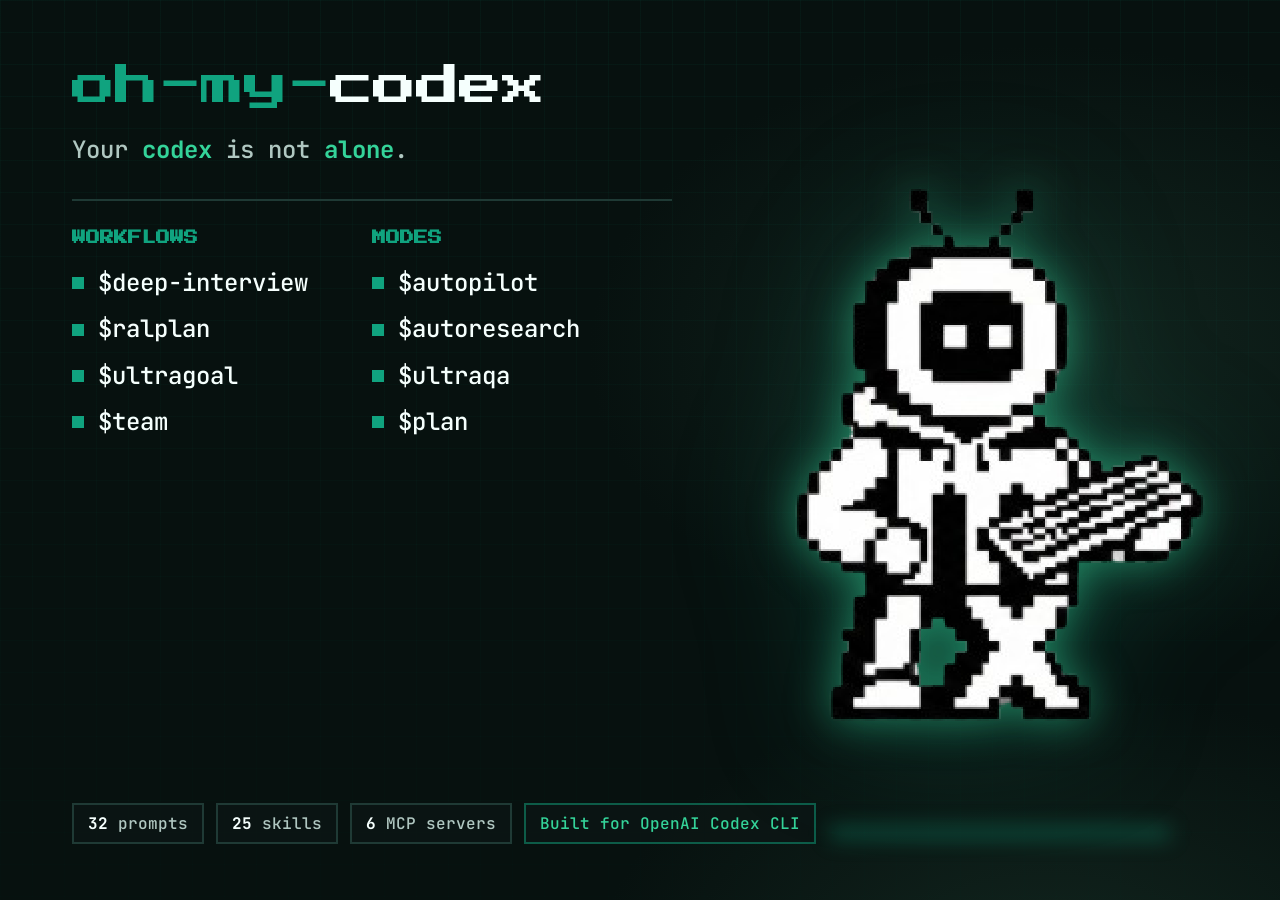
<file: scripts/social-preview/banner.html>
<!DOCTYPE html>
<html lang="en">
<head>
<meta charset="utf-8">
<link rel="preconnect" href="https://fonts.googleapis.com">
<link rel="preconnect" href="https://fonts.gstatic.com" crossorigin>
<link href="https://fonts.googleapis.com/css2?family=JetBrains+Mono:wght@400;500;700&family=Press+Start+2P&display=block" rel="stylesheet">
<style>
  :root {
    --bg: #07110f;
    --bg-2: #0d1817;
    --line: #1f3a35;
    --text: #f5fffd;
    --text-2: #b0c7c1;
    --muted: #7c9992;
    --accent: #10a37f;
    --accent-light: #34d399;
  }
  * { box-sizing: border-box; margin: 0; padding: 0; }
  html, body { width: 1280px; height: 640px; overflow: hidden; }
  body {
    background: radial-gradient(ellipse 60% 80% at 82% 55%, #12261f 0%, var(--bg) 60%);
    color: var(--text);
    font-family: "JetBrains Mono", ui-monospace, monospace;
    -webkit-font-smoothing: antialiased;
  }
  .grid {
    position: absolute; inset: 0;
    background-image:
      linear-gradient(rgba(16,163,127,.06) 1px, transparent 1px),
      linear-gradient(90deg, rgba(16,163,127,.06) 1px, transparent 1px);
    background-size: 32px 32px;
    mask-image: linear-gradient(180deg, rgba(0,0,0,.9), rgba(0,0,0,.2));
  }
  .frame {
    position: absolute; inset: 0;
    display: grid;
    grid-template-columns: 720px 1fr;
    padding: 64px 72px 56px 72px;
  }
  .left { display: flex; flex-direction: column; }
  .title {
    font-family: "Press Start 2P", monospace;
    font-size: 44px;
    line-height: 1;
    letter-spacing: -1px;
    white-space: nowrap;
  }
  .title .a { color: var(--accent); }
  .title .b { color: var(--text); }
  .tagline {
    margin-top: 26px;
    font-size: 24px;
    font-weight: 500;
    color: var(--text-2);
  }
  .tagline b { color: var(--accent-light); font-weight: 700; }
  hr {
    border: 0; border-top: 2px solid var(--line);
    margin: 34px 0 30px;
    width: 600px;
  }
  .cols { display: grid; grid-template-columns: 300px 300px; }
  .col h2 {
    font-family: "Press Start 2P", monospace;
    font-size: 14px;
    color: var(--accent);
    margin-bottom: 22px;
    letter-spacing: 0;
  }
  .col ul { list-style: none; }
  .col li {
    font-size: 24px;
    font-weight: 500;
    line-height: 1.35;
    margin-bottom: 14px;
    display: flex; align-items: center; gap: 14px;
  }
  .col li::before {
    content: "";
    width: 12px; height: 12px;
    background: var(--accent);
    flex: 0 0 auto;
  }
  .col li span { color: var(--muted); }
  .chips {
    margin-top: auto;
    display: flex; gap: 12px; align-items: center;
    width: 600px;
  }
  .chip {
    border: 2px solid var(--line);
    background: rgba(12,22,20,.8);
    padding: 8px 14px;
    font-size: 16px;
    font-weight: 500;
    color: var(--text-2);
    white-space: nowrap;
  }
  .chip b { color: var(--text); font-weight: 700; }
  .chip.codex { border-color: rgba(16,163,127,.5); color: var(--accent-light); }
  .right {
    position: relative;
    display: flex; align-items: center; justify-content: center;
  }
  .robot {
    width: 410px;
    height: auto;
    image-rendering: pixelated;
    filter: drop-shadow(0 0 22px rgba(52,211,153,.55)) drop-shadow(0 0 60px rgba(16,163,127,.25));
  }
  .shadow {
    position: absolute; bottom: 4px; left: 50%; transform: translateX(-50%);
    width: 340px; height: 14px;
    background: rgba(16,163,127,.35);
    filter: blur(10px);
  }
</style>
</head>
<body>
  <div class="grid"></div>
  <div class="frame">
    <div class="left">
      <div class="title"><span class="a">oh-my-</span><span class="b">codex</span></div>
      <div class="tagline">Your <b>codex</b> is not <b>alone</b>.</div>
      <hr>
      <div class="cols">
        <div class="col">
          <h2>WORKFLOWS</h2>
          <ul>
            <li>$deep-interview</li>
            <li>$ralplan</li>
            <li>$ultragoal</li>
            <li>$team</li>
          </ul>
        </div>
        <div class="col">
          <h2>MODES</h2>
          <ul>
            <li>$autopilot</li>
            <li>$autoresearch</li>
            <li>$ultraqa</li>
            <li>$plan</li>
          </ul>
        </div>
      </div>
      <div class="chips">
        <span class="chip"><b data-stat="prompts">32</b> prompts</span>
        <span class="chip"><b data-stat="skills">25</b> skills</span>
        <span class="chip"><b data-stat="mcpServers">6</b> MCP servers</span>
        <span class="chip codex">Built for OpenAI Codex CLI</span>
      </div>
    </div>
    <div class="right">
      <div class="shadow"></div>
      <img class="robot" src="omx-robot.png" alt="">
    </div>
  </div>
</body>
</html>
</file>
<file: docs/style.css>
* {
  box-sizing: border-box;
}

:root {
  --bg: #0d1117;
  --panel: #161b22;
  --text: #c9d1d9;
  --muted: #8b949e;
  --link: #58a6ff;
  --accent: #238636;
  --border: #30363d;
}

html,
body {
  margin: 0;
  padding: 0;
  background: var(--bg);
  color: var(--text);
  font-family: Inter, -apple-system, BlinkMacSystemFont, "Segoe UI", Roboto, Helvetica, Arial, sans-serif;
  line-height: 1.6;
}

a {
  color: var(--link);
  text-decoration: none;
}

a:hover {
  text-decoration: underline;
}

header {
  border-bottom: 1px solid var(--border);
  background: rgba(13, 17, 23, 0.95);
  position: sticky;
  top: 0;
  backdrop-filter: blur(6px);
}

.container {
  width: min(1040px, 92vw);
  margin: 0 auto;
}

.nav {
  display: flex;
  flex-wrap: wrap;
  align-items: center;
  gap: 1rem;
  padding: 0.9rem 0;
}

.brand {
  font-weight: 700;
  color: var(--text);
  margin-right: auto;
}

.nav-links {
  display: flex;
  flex-wrap: wrap;
  gap: 0.8rem;
}

.nav-links a {
  padding: 0.35rem 0.6rem;
  border-radius: 6px;
}

.nav-links a.active,
.nav-links a:hover {
  background: var(--panel);
}

main {
  padding: 2rem 0 3rem;
}

.hero {
  padding: 2rem;
  border: 1px solid var(--border);
  border-radius: 12px;
  background: linear-gradient(180deg, rgba(35, 134, 54, 0.12), rgba(22, 27, 34, 0.9));
}

h1,
h2,
h3 {
  line-height: 1.25;
  margin-top: 0;
}

h1 {
  font-size: clamp(1.8rem, 3.8vw, 2.8rem);
}

h2 {
  margin-top: 2rem;
  font-size: 1.5rem;
}

.grid,
.card-grid {
  display: grid;
  grid-template-columns: repeat(auto-fit, minmax(240px, 1fr));
  gap: 1rem;
  margin-top: 1rem;
}

.card {
  background: var(--panel);
  border: 1px solid var(--border);
  border-radius: 10px;
  padding: 1rem;
}

.badge {
  display: inline-block;
  background: rgba(35, 134, 54, 0.2);
  color: #7ee787;
  border: 1px solid rgba(35, 134, 54, 0.5);
  border-radius: 999px;
  padding: 0.1rem 0.55rem;
  font-size: 0.8rem;
}

code,
pre {
  font-family: ui-monospace, SFMono-Regular, Menlo, Monaco, Consolas, "Liberation Mono", "Courier New", monospace;
}

pre {
  margin: 1rem 0;
  padding: 1rem;
  border-radius: 8px;
  border: 1px solid var(--border);
  background: #010409;
  overflow-x: auto;
}

table {
  width: 100%;
  border-collapse: collapse;
  margin-top: 1rem;
}

th,
td {
  text-align: left;
  border: 1px solid var(--border);
  padding: 0.65rem;
  vertical-align: top;
}

th {
  background: #161b22;
}

.muted {
  color: var(--muted);
}

footer {
  border-top: 1px solid var(--border);
  padding: 1.2rem 0 2rem;
  color: var(--muted);
}

@media (max-width: 700px) {
  .brand {
    width: 100%;
    margin-right: 0;
  }

  .hero {
    padding: 1.3rem;
  }
}
</file>
<file: css/design-system.css>
/**
 * Oh My Codex - Design System CSS
 * Comprehensive styling for the OMX website
 * Version: 1.0.0
 */

/* ============================================
   1. CSS CUSTOM PROPERTIES (Design Tokens)
   ============================================ */

:root {
  color-scheme: dark;

  /* Background Colors */
  --bg-primary: #07110f;
  --bg-secondary: #0d1817;
  --bg-tertiary: #12211f;
  --bg-elevated: #18302d;
  --bg-canvas-top: #122624;
  --bg-canvas-bottom: #06100f;
  --bg-panel: rgba(12, 22, 20, 0.78);
  --bg-panel-strong: rgba(16, 29, 27, 0.92);

  /* Surface Colors */
  --surface-default: rgba(17, 30, 28, 0.82);
  --surface-hover: rgba(24, 43, 39, 0.92);
  --surface-active: rgba(29, 54, 48, 0.96);
  --surface-pressed: rgba(33, 61, 55, 0.98);

  /* Border Colors */
  --border-default: rgba(90, 127, 119, 0.24);
  --border-hover: rgba(118, 167, 155, 0.34);
  --border-active: #10a37f;
  --border-subtle: rgba(58, 86, 81, 0.22);

  /* Text Colors */
  --text-primary: #f5fffd;
  --text-secondary: #b0c7c1;
  --text-tertiary: #7c9992;
  --text-muted: #55706a;
  --text-inverse: #0a0a0f;

  /* Accent Colors */
  --accent-primary: #10a37f;
  --accent-primary-hover: #34d399;
  --accent-primary-pressed: #059669;
  --accent-secondary: #3b82f6;
  --accent-success: #22c55e;
  --accent-warning: #f59e0b;
  --accent-error: #ef4444;
  --accent-info: #3b82f6;
  --accent-discord: #5865F2;
  --accent-discord-dark: #454FBF;
  --accent-discord-rgb: 88, 101, 242;
  --accent-telegram: #0088cc;
  --accent-telegram-dark: #006699;
  --accent-telegram-rgb: 0, 136, 204;

  /* Compatibility aliases for page-level CSS */
  --accent-color: var(--accent-primary);
  --accent-color-light: var(--accent-primary-hover);
  --accent-color-dark: var(--accent-primary-pressed);
  --accent-color-rgb: 16, 163, 127;
  --border-color: var(--border-default);
  --border-color-light: var(--border-hover);
  --font-family-sans: var(--font-sans);
  --font-family-mono: var(--font-mono);
  --transition-fast: var(--duration-fast);
  --transition-base: var(--duration-normal);
  --transition-slow: var(--duration-slow);
  --font-medium: 500;
  --font-semibold: 600;
  --font-bold: 700;
  --text-xs: 0.75rem;
  --text-sm: 0.875rem;
  --text-base: 1rem;
  --text-lg: 1.125rem;
  --text-xl: 1.25rem;

  /* Skeleton Colors */
  --skeleton-base: #1a1a2e;
  --skeleton-highlight: #252542;

  /* Glassmorphism */
  --glass-bg: rgba(15, 15, 25, 0.7);
  --glass-border: rgba(255, 255, 255, 0.08);
  --glass-blur: 12px;
  --glass-shadow: 0 8px 32px 0 rgba(0, 0, 0, 0.8);

  /* Glow Effects */
  --glow-accent: rgba(16, 163, 127, 0.4);
  --glow-accent-lg: rgba(16, 163, 127, 0.6);
  --glow-blue: rgba(59, 130, 246, 0.22);
  --glow-cyan: rgba(56, 189, 248, 0.18);
  --hero-grid: linear-gradient(rgba(255, 255, 255, 0.04) 1px, transparent 1px),
    linear-gradient(90deg, rgba(255, 255, 255, 0.04) 1px, transparent 1px);

  /* Code Block Colors */
  --code-bg: #0d1117;
  --code-border: #30363d;
  --code-header-bg: #161b22;

  /* Typography */
  --font-sans: 'Inter', -apple-system, BlinkMacSystemFont, 'Segoe UI', sans-serif;
  --font-mono: 'JetBrains Mono', 'Fira Code', 'SF Mono', monospace;
  --font-display: 'Space Grotesk', 'Inter', sans-serif;
  --font-family-sans: var(--font-sans);
  --font-family-mono: var(--font-mono);

  /* Type Scale */
  --text-display: 3rem;
  --text-h1: 2.25rem;
  --text-h2: 1.75rem;
  --text-h3: 1.375rem;
  --text-h4: 1.125rem;
  --text-body-lg: 1.125rem;
  --text-body: 1rem;
  --text-body-sm: 0.875rem;
  --text-caption: 0.75rem;
  --text-code: 0.875rem;

  /* Spacing Scale (Base 8) */
  --space-0: 0;
  --space-1: 4px;
  --space-2: 8px;
  --space-3: 12px;
  --space-4: 16px;
  --space-5: 20px;
  --space-6: 24px;
  --space-8: 32px;
  --space-10: 40px;
  --space-12: 48px;
  --space-16: 64px;
  --space-20: 80px;
  --space-24: 96px;

  /* Shadows */
  --shadow-sm: 0 1px 2px rgba(0, 0, 0, 0.3);
  --shadow-md: 0 4px 12px rgba(0, 0, 0, 0.35);
  --shadow-lg: 0 8px 30px rgba(0, 0, 0, 0.4);
  --shadow-xl: 0 12px 40px rgba(0, 0, 0, 0.5);
  --shadow-glow: 0 0 20px rgba(16, 163, 127, 0.15);
  --shadow-glow-lg: 0 0 40px rgba(16, 163, 127, 0.2);
  --shadow-panel: 0 24px 80px rgba(0, 0, 0, 0.45);
  --shadow-inset: inset 0 1px 0 rgba(255, 255, 255, 0.05);

  /* Border Radius */
  --radius-none: 0;
  --radius-sm: 4px;
  --radius-md: 6px;
  --radius-lg: 8px;
  --radius-xl: 12px;
  --radius-2xl: 16px;
  --radius-3xl: 24px;
  --radius-full: 9999px;

  /* Z-Index Scale */
  --z-base: 0;
  --z-dropdown: 100;
  --z-sticky: 200;
  --z-fixed: 300;
  --z-modal-backdrop: 400;
  --z-modal: 500;
  --z-popover: 600;
  --z-tooltip: 700;
  --z-toast: 800;
  --z-loader: 900;

  /* Animation Timing */
  --ease-out-quint: cubic-bezier(0.33, 1, 0.68, 1);
  --ease-fast-out: cubic-bezier(0.4, 0, 0.2, 1);
  --duration-fast: 200ms;
  --duration-normal: 300ms;
  --duration-slow: 600ms;
  --duration-slower: 800ms;
}

/* ============================================
   2. BASE STYLES & RESET
   ============================================ */

*, *::before, *::after {
  box-sizing: border-box;
  margin: 0;
  padding: 0;
}

html {
  scroll-behavior: smooth;
}

body {
  font-family: var(--font-sans);
  font-size: var(--text-body);
  line-height: 1.6;
  color: var(--text-primary);
  background:
    radial-gradient(circle at top left, rgba(16, 163, 127, 0.14), transparent 30%),
    radial-gradient(circle at 85% 12%, rgba(59, 130, 246, 0.12), transparent 24%),
    linear-gradient(180deg, var(--bg-canvas-top) 0%, var(--bg-primary) 32%, var(--bg-canvas-bottom) 100%);
  -webkit-font-smoothing: antialiased;
  -moz-osx-font-smoothing: grayscale;
  perspective: 1200px;
  position: relative;
  overflow-x: hidden;
}

body::before,
body::after {
  content: '';
  position: fixed;
  inset: auto;
  pointer-events: none;
  z-index: -1;
  filter: blur(90px);
  opacity: 0.7;
}

body::before {
  top: -120px;
  left: -100px;
  width: 320px;
  height: 320px;
  background: rgba(16, 163, 127, 0.12);
}

body::after {
  right: -120px;
  bottom: 8vh;
  width: 360px;
  height: 360px;
  background: rgba(59, 130, 246, 0.1);
}

/* Selection */
::selection {
  background: rgba(16, 163, 127, 0.3);
  color: var(--text-primary);
}

/* Focus Visible */
:focus-visible {
  outline: 2px solid var(--accent-primary);
  outline-offset: 2px;
}

/* Scrollbar */
::-webkit-scrollbar {
  width: 8px;
  height: 8px;
}

::-webkit-scrollbar-track {
  background: var(--bg-secondary);
}

::-webkit-scrollbar-thumb {
  background: var(--border-default);
  border-radius: 4px;
}

::-webkit-scrollbar-thumb:hover {
  background: var(--border-hover);
}

/* ============================================
   3. TYPOGRAPHY
   ============================================ */

h1, h2, h3, h4, h5, h6 {
  font-family: var(--font-display);
  font-weight: 600;
  line-height: 1.3;
  color: var(--text-primary);
  letter-spacing: -0.01em;
}

h1 {
  font-size: var(--text-h1);
  font-weight: 700;
  line-height: 1.2;
  letter-spacing: -0.02em;
}

h2 {
  font-size: var(--text-h2);
  line-height: 1.3;
}

h3 {
  font-size: var(--text-h3);
}

h4 {
  font-size: var(--text-h4);
}

p {
  margin-bottom: var(--space-4);
}

code, pre {
  font-family: var(--font-mono);
}

code {
  font-size: var(--text-code);
  padding: 2px 6px;
  background: var(--surface-default);
  border-radius: var(--radius-sm);
  color: var(--accent-primary);
}

pre code {
  padding: 0;
  background: none;
  color: inherit;
}

a {
  color: var(--accent-primary);
  text-decoration: none;
  transition: color var(--duration-fast) ease;
}

a:hover {
  color: var(--accent-primary-hover);
  text-decoration: underline;
}

/* ============================================
   4. ANIMATIONS
   ============================================ */

/* Scroll Reveal */
.reveal {
  opacity: 0;
  transform: translateY(24px);
  transition:
    opacity var(--duration-slow) var(--ease-out-quint),
    transform var(--duration-slow) var(--ease-out-quint);
  will-change: opacity, transform;
}

.reveal.is-visible {
  opacity: 1;
  transform: translateY(0);
}

.reveal-up { transform: translateY(24px); }
.reveal-down { transform: translateY(-24px); }
.reveal-left { transform: translateX(24px); }
.reveal-right { transform: translateX(-24px); }
.reveal-scale { transform: scale(0.95); }

/* Hero Entrance */
@keyframes fadeInUp {
  from {
    opacity: 0;
    transform: translateY(30px);
  }
  to {
    opacity: 1;
    transform: translateY(0);
  }
}

@keyframes fadeInScale {
  from {
    opacity: 0;
    transform: scale(0.95);
  }
  to {
    opacity: 1;
    transform: scale(1);
  }
}

.hero-animate > *:nth-child(1) { animation: fadeInUp var(--duration-slower) 0.1s var(--ease-out-quint) forwards; opacity: 0; }
.hero-animate > *:nth-child(2) { animation: fadeInUp var(--duration-slower) 0.25s var(--ease-out-quint) forwards; opacity: 0; }
.hero-animate > *:nth-child(3) { animation: fadeInUp var(--duration-slower) 0.4s var(--ease-out-quint) forwards; opacity: 0; }
.hero-animate > *:nth-child(4) { animation: fadeInUp var(--duration-slower) 0.5s var(--ease-out-quint) forwards; opacity: 0; }
.hero-animate > *:nth-child(5) { animation: fadeInScale 1s 0.6s var(--ease-out-quint) forwards; opacity: 0; }

/* Stagger List */
.stagger-list > * {
  opacity: 0;
  transform: translateY(16px);
  animation: listItemReveal 0.5s var(--ease-out-quint) forwards;
}

.stagger-list > *:nth-child(1) { animation-delay: 0ms; }
.stagger-list > *:nth-child(2) { animation-delay: 50ms; }
.stagger-list > *:nth-child(3) { animation-delay: 100ms; }
.stagger-list > *:nth-child(4) { animation-delay: 150ms; }
.stagger-list > *:nth-child(5) { animation-delay: 200ms; }
.stagger-list > *:nth-child(n+6) { animation-delay: 250ms; }

@keyframes listItemReveal {
  to {
    opacity: 1;
    transform: translateY(0);
  }
}

/* Button Loading */
@keyframes btn-spin {
  to { transform: rotate(360deg); }
}

/* Page Loader */
@keyframes page-loader-spin {
  to { transform: rotate(360deg); }
}

/* ============================================
   5. COMPONENTS
   ============================================ */

/* Buttons */
.btn {
  display: inline-flex;
  align-items: center;
  justify-content: center;
  gap: var(--space-2);
  padding: var(--space-3) var(--space-5);
  font-size: var(--text-body);
  font-weight: 500;
  border-radius: var(--radius-lg);
  border: 1px solid transparent;
  cursor: pointer;
  transition:
    background-color var(--duration-fast) ease,
    border-color var(--duration-fast) ease,
    color var(--duration-fast) ease,
    transform var(--duration-fast) ease,
    box-shadow var(--duration-fast) ease;
  text-decoration: none;
  min-height: 44px;
  touch-action: manipulation;
}

.btn:focus-visible {
  outline: 2px solid var(--accent-primary);
  outline-offset: 2px;
}

.btn:active {
  transform: scale(0.98);
}

.btn--primary {
  background: var(--accent-primary);
  color: white;
}

.btn--primary:hover {
  background: var(--accent-primary-hover);
  text-decoration: none;
  color: white;
}

.btn--secondary {
  background: var(--surface-default);
  color: var(--text-primary);
  border-color: var(--border-default);
}

.btn--secondary:hover {
  background: var(--surface-hover);
  border-color: var(--border-hover);
  text-decoration: none;
  color: var(--text-primary);
}

.btn--ghost {
  background: transparent;
  color: var(--text-secondary);
}

.btn--ghost:hover {
  background: var(--surface-default);
  color: var(--text-primary);
  text-decoration: none;
}

.btn--loading {
  position: relative;
  color: transparent !important;
  pointer-events: none;
}

.btn--loading::after {
  content: '';
  position: absolute;
  width: 18px;
  height: 18px;
  top: 50%;
  left: 50%;
  margin-top: -9px;
  margin-left: -9px;
  border: 2px solid transparent;
  border-top-color: currentColor;
  border-radius: 50%;
  animation: btn-spin 0.8s linear infinite;
  color: inherit;
}

/* Cards */
.card {
  background: var(--surface-default);
  border: 1px solid var(--border-default);
  border-radius: var(--radius-xl);
  padding: var(--space-6);
  transition:
    transform 0.25s var(--ease-fast-out),
    box-shadow 0.25s var(--ease-fast-out),
    border-color 0.25s ease;
  will-change: transform, box-shadow;
}

.card:hover {
  transform: translateY(-4px);
  box-shadow: var(--shadow-lg);
  border-color: var(--border-hover);
}

.card--interactive {
  cursor: pointer;
  position: relative;
  overflow: hidden;
}

.card--interactive:active {
  transform: translateY(-2px) scale(0.995);
  transition-duration: 0.1s;
}

/* Documentation Cards */
.doc-card {
  background: var(--surface-default);
  border: 1px solid var(--border-default);
  border-radius: var(--radius-xl);
  padding: var(--space-6);
  transition:
    transform 0.25s var(--ease-fast-out),
    box-shadow 0.25s var(--ease-fast-out),
    border-color 0.25s ease;
}

.doc-card:hover {
  transform: translateY(-2px);
  box-shadow: var(--shadow-md);
  border-color: var(--border-hover);
}

.doc-card__header {
  display: flex;
  align-items: center;
  gap: var(--space-3);
  margin-bottom: var(--space-4);
}

.doc-card__icon {
  width: 40px;
  height: 40px;
  border-radius: var(--radius-lg);
  background: linear-gradient(135deg, var(--accent-primary), #047857);
  display: flex;
  align-items: center;
  justify-content: center;
  color: white;
  flex-shrink: 0;
}

.doc-card__title {
  font-size: var(--text-h4);
  font-weight: 600;
  color: var(--text-primary);
  margin: 0;
}

.doc-card__description {
  color: var(--text-secondary);
  font-size: var(--text-body);
  line-height: 1.6;
  margin: 0;
}

.doc-card--featured {
  background: linear-gradient(145deg, var(--surface-default) 0%, var(--bg-tertiary) 100%);
  border-color: var(--accent-primary);
  position: relative;
  overflow: hidden;
}

.doc-card--featured::before {
  content: '';
  position: absolute;
  top: 0;
  left: 0;
  right: 0;
  height: 2px;
  background: linear-gradient(90deg, transparent, var(--accent-primary), transparent);
}

/* Accordion */
.accordion {
  border: 1px solid var(--border-default);
  border-radius: var(--radius-lg);
  overflow: hidden;
}

.accordion-item {
  border-bottom: 1px solid var(--border-subtle);
}

.accordion-item:last-child {
  border-bottom: none;
}

.accordion-header {
  width: 100%;
  display: flex;
  align-items: center;
  justify-content: space-between;
  padding: var(--space-4) var(--space-5);
  background: var(--surface-default);
  border: none;
  color: var(--text-primary);
  font-size: var(--text-body);
  font-weight: 500;
  cursor: pointer;
  transition: background-color var(--duration-fast) ease;
  text-align: left;
  min-height: 44px;
}

.accordion-header:hover {
  background: var(--surface-hover);
}

.accordion-header:focus-visible {
  outline: 2px solid var(--accent-primary);
  outline-offset: -2px;
}

.accordion-icon {
  width: 20px;
  height: 20px;
  transition: transform 0.25s var(--ease-fast-out);
  color: var(--text-tertiary);
  flex-shrink: 0;
}

.accordion-item.is-open .accordion-icon {
  transform: rotate(180deg);
}

.accordion-content {
  display: grid;
  grid-template-rows: 0fr;
  transition: grid-template-rows 0.3s var(--ease-fast-out);
}

.accordion-item.is-open .accordion-content {
  grid-template-rows: 1fr;
}

.accordion-inner {
  overflow: hidden;
}

.accordion-body {
  padding: 0 var(--space-5) var(--space-5);
  color: var(--text-secondary);
  font-size: var(--text-body);
  line-height: 1.6;
}

/* Code Block */
.code-block {
  background: var(--code-bg);
  border: 1px solid var(--code-border);
  border-radius: var(--radius-lg);
  overflow: hidden;
  font-family: var(--font-mono);
}

.code-block__header {
  display: flex;
  align-items: center;
  justify-content: space-between;
  padding: var(--space-3) var(--space-4);
  background: var(--code-header-bg);
  border-bottom: 1px solid var(--code-border);
}

.code-block__controls {
  display: flex;
  gap: 6px;
}

.code-block__dot {
  width: 12px;
  height: 12px;
  border-radius: 50%;
}

.code-block__dot--red { background: #ff5f56; }
.code-block__dot--yellow { background: #ffbd2e; }
.code-block__dot--green { background: #27c93f; }

.code-block__language {
  font-size: var(--text-caption);
  font-weight: 500;
  color: var(--text-tertiary);
  text-transform: uppercase;
  letter-spacing: 0.05em;
}

.code-block__actions {
  display: flex;
  gap: var(--space-2);
}

.code-block__button {
  padding: 4px 8px;
  background: transparent;
  border: 1px solid var(--code-border);
  border-radius: var(--radius-sm);
  color: var(--text-tertiary);
  font-size: var(--text-caption);
  cursor: pointer;
  transition:
    color var(--duration-fast) ease,
    border-color var(--duration-fast) ease,
    background-color var(--duration-fast) ease;
}

.code-block__button:hover {
  color: var(--text-secondary);
  border-color: var(--border-hover);
  background: var(--surface-hover);
}

.code-block__content {
  padding: var(--space-4);
  overflow-x: auto;
  font-size: var(--text-code);
  line-height: 1.6;
}

.code-block__content pre {
  margin: 0;
  white-space: pre;
  word-wrap: normal;
}

.code-block__content code {
  font-family: inherit;
  color: var(--text-primary);
}

/* Syntax Highlighting */
.code-keyword { color: #6ee7b7; }
.code-string { color: #a5d6ff; }
.code-comment { color: #8b949e; font-style: italic; }
.code-function { color: #d2a8ff; }
.code-number { color: #79c0ff; }
.code-operator { color: #6ee7b7; }
.code-property { color: #7ee787; }

/* Search */
.search {
  position: relative;
  width: 100%;
  max-width: 600px;
}

.search__input {
  width: 100%;
  padding: var(--space-3) var(--space-4);
  padding-left: 44px;
  background: var(--surface-default);
  border: 1px solid var(--border-default);
  border-radius: var(--radius-lg);
  color: var(--text-primary);
  font-size: var(--text-body);
  transition:
    border-color var(--duration-fast) ease,
    box-shadow var(--duration-fast) ease,
    background-color var(--duration-fast) ease;
}

.search__input::placeholder {
  color: var(--text-tertiary);
}

.search__input:hover {
  border-color: var(--border-hover);
}

.search__input:focus {
  outline: none;
  border-color: var(--accent-primary);
  box-shadow: 0 0 0 3px rgba(16, 163, 127, 0.1);
  background: var(--bg-secondary);
}

.search__icon {
  position: absolute;
  left: 14px;
  top: 50%;
  transform: translateY(-50%);
  width: 20px;
  height: 20px;
  color: var(--text-tertiary);
  pointer-events: none;
}

.search__input:focus ~ .search__icon,
.search__input:not(:placeholder-shown) ~ .search__icon {
  color: var(--text-secondary);
}

.search__kbd {
  position: absolute;
  right: 12px;
  top: 50%;
  transform: translateY(-50%);
  padding: 2px 6px;
  background: var(--bg-tertiary);
  border: 1px solid var(--border-default);
  border-radius: var(--radius-sm);
  font-size: var(--text-caption);
  font-family: var(--font-mono);
  color: var(--text-tertiary);
}

.search__input:focus ~ .search__kbd,
.search__input:not(:placeholder-shown) ~ .search__kbd {
  opacity: 0;
}

/* Sidebar */
.sidebar {
  width: 280px;
  height: 100vh;
  background: var(--bg-secondary);
  border-right: 1px solid var(--border-default);
  display: flex;
  flex-direction: column;
  position: fixed;
  left: 0;
  top: 0;
  overflow-y: auto;
  scrollbar-width: thin;
  scrollbar-color: var(--border-default) transparent;
}

.sidebar::-webkit-scrollbar {
  width: 6px;
}

.sidebar::-webkit-scrollbar-track {
  background: transparent;
}

.sidebar::-webkit-scrollbar-thumb {
  background: var(--border-default);
  border-radius: 3px;
}

.sidebar__header {
  padding: var(--space-5) var(--space-6);
  border-bottom: 1px solid var(--border-subtle);
}

.sidebar__logo {
  display: flex;
  align-items: center;
  gap: var(--space-3);
  font-size: var(--text-h4);
  font-weight: 700;
  color: var(--text-primary);
  text-decoration: none;
}

.sidebar__logo:hover {
  text-decoration: none;
  color: var(--text-primary);
}

.sidebar__logo-icon {
  width: 32px;
  height: 32px;
  background: linear-gradient(135deg, var(--accent-primary), #047857);
  border-radius: var(--radius-lg);
  display: flex;
  align-items: center;
  justify-content: center;
}

.sidebar__nav {
  flex: 1;
  padding: var(--space-4) var(--space-3);
}

.nav-section {
  margin-bottom: var(--space-6);
}

.nav-section__title {
  padding: 0 var(--space-3);
  margin-bottom: var(--space-2);
  font-size: var(--text-caption);
  font-weight: 600;
  color: var(--text-tertiary);
  text-transform: uppercase;
  letter-spacing: 0.05em;
}

.nav-item {
  display: flex;
  align-items: center;
  gap: 10px;
  padding: var(--space-2) var(--space-3);
  border-radius: var(--radius-md);
  color: var(--text-secondary);
  font-size: var(--text-body-sm);
  text-decoration: none;
  transition:
    background-color 0.15s ease,
    color 0.15s ease;
  min-height: 36px;
}

.nav-item:hover {
  background: var(--surface-hover);
  color: var(--text-primary);
  text-decoration: none;
}

.nav-item.is-active {
  background: var(--accent-primary);
  color: white;
  font-weight: 500;
}

.nav-item__icon {
  width: 18px;
  height: 18px;
  opacity: 0.7;
  flex-shrink: 0;
}

.nav-item.is-active .nav-item__icon {
  opacity: 1;
}

/* Page Loader */
.page-loader {
  position: fixed;
  inset: 0;
  background: var(--bg-primary);
  display: flex;
  align-items: center;
  justify-content: center;
  z-index: var(--z-loader);
  opacity: 1;
  transition: opacity var(--duration-normal) ease, visibility var(--duration-normal) ease;
}

.page-loader.is-hidden {
  opacity: 0;
  visibility: hidden;
  pointer-events: none;
}

.page-loader__spinner {
  width: 48px;
  height: 48px;
  border: 3px solid var(--border-default);
  border-top-color: var(--accent-primary);
  border-radius: 50%;
  animation: page-loader-spin 1s linear infinite;
}

/* ============================================
   6. LAYOUT UTILITIES
   ============================================ */

.container {
  width: 100%;
  max-width: 1280px;
  margin: 0 auto;
  padding: 0 var(--space-4);
}

@media (min-width: 640px) {
  .container {
    padding: 0 var(--space-6);
  }
}

@media (min-width: 1024px) {
  .container {
    padding: 0 var(--space-12);
  }
}

.grid {
  display: grid;
  gap: var(--space-6);
}

.grid--2 { grid-template-columns: repeat(2, 1fr); }
.grid--3 { grid-template-columns: repeat(3, 1fr); }
.grid--4 { grid-template-columns: repeat(4, 1fr); }

@media (max-width: 1024px) {
  .grid--4 { grid-template-columns: repeat(2, 1fr); }
}

@media (max-width: 768px) {
  .grid--2,
  .grid--3,
  .grid--4 {
    grid-template-columns: 1fr;
  }
}

.flex {
  display: flex;
}

.flex-col { flex-direction: column; }
.flex-wrap { flex-wrap: wrap; }
.items-center { align-items: center; }
.justify-center { justify-content: center; }
.justify-between { justify-content: space-between; }
.gap-2 { gap: var(--space-2); }
.gap-4 { gap: var(--space-4); }
.gap-6 { gap: var(--space-6); }

/* ============================================
   7. RESPONSIVE ADJUSTMENTS
   ============================================ */

@media (max-width: 768px) {
  /* Typography */
  :root {
    --text-display: 2rem;
    --text-h1: 1.75rem;
    --text-h2: 1.5rem;
    --text-h3: 1.25rem;
  }

  /* Animations */
  .reveal {
    transform: translateY(16px);
  }

  .card {
    transition-duration: 0.2s;
  }

  .card:hover {
    transform: translateY(-2px);
  }

  /* Stagger delays */
  .stagger-list > *:nth-child(n) {
    animation-delay: calc(var(--index, 0) * 30ms);
  }

  /* Sidebar */
  .sidebar {
    transform: translateX(-100%);
    transition: transform var(--duration-normal) var(--ease-fast-out);
  }

  .sidebar.is-open {
    transform: translateX(0);
  }
}

/* Touch devices */
@media (hover: none) {
  .card:hover {
    transform: none;
    box-shadow: none;
  }

  .card:active {
    transform: scale(0.98);
    background: var(--surface-active);
  }
}

/* Hover-capable devices */
@media (hover: hover) {
  .card:hover {
    transform: translateY(-4px);
    box-shadow: var(--shadow-lg);
  }
}

/* ============================================
   8. ACCESSIBILITY
   ============================================ */

@media (prefers-reduced-motion: reduce) {
  *,
  *::before,
  *::after {
    animation-duration: 0.01ms !important;
    animation-iteration-count: 1 !important;
    transition-duration: 0.01ms !important;
    scroll-behavior: auto !important;
  }

  .reveal {
    opacity: 1;
    transform: none;
  }

  .skeleton {
    animation: none !important;
    background: var(--skeleton-base);
    opacity: 0.6;
  }
}

/* Screen reader only */
.sr-only {
  position: absolute;
  width: 1px;
  height: 1px;
  padding: 0;
  margin: -1px;
  overflow: hidden;
  clip: rect(0, 0, 0, 0);
  white-space: nowrap;
  border: 0;
}

/* Focus styles for keyboard navigation */
.keyboard-focus :focus:not(:focus-visible) {
  outline: none;
}

/* High contrast mode support */
@media (prefers-contrast: high) {
  :root {
    --border-default: #555566;
    --text-secondary: #ccccd4;
  }
}

/* ============================================
   9. GLASSMORPHISM UTILITIES
   ============================================ */

.glass {
  background: var(--glass-bg);
  backdrop-filter: blur(var(--glass-blur));
  -webkit-backdrop-filter: blur(var(--glass-blur));
  border: 1px solid var(--glass-border);
  box-shadow: var(--glass-shadow);
}

.tilt-3d-polish {
  position: relative;
  transform-style: preserve-3d;
  transition:
    transform 0.45s var(--ease-out-quint),
    box-shadow 0.45s ease,
    border-color 0.3s ease;
}

.tilt-3d-polish::after {
  content: '';
  position: absolute;
  inset: -1px;
  border-radius: inherit;
  background: radial-gradient(circle at var(--mouse-x, 50%) var(--mouse-y, 50%), rgba(255, 255, 255, 0.16), transparent 26%);
  opacity: 0;
  transition: opacity 0.35s ease;
  pointer-events: none;
}

.tilt-3d-polish:hover::after {
  opacity: 1;
}

.tilt-3d-child {
  transform: translateZ(32px);
  transition: transform 0.45s var(--ease-out-quint);
}

.tilt-3d-polish:hover .tilt-3d-child {
  transform: translateZ(56px);
}

.glass-strong {
  background: rgba(10, 10, 15, 0.85);
  backdrop-filter: blur(16px);
  -webkit-backdrop-filter: blur(16px);
  border: 1px solid rgba(255, 255, 255, 0.12);
}

.glass-subtle {
  background: rgba(15, 15, 25, 0.4);
  backdrop-filter: blur(8px);
  -webkit-backdrop-filter: blur(8px);
  border: 1px solid rgba(255, 255, 255, 0.05);
}

.text-gradient {
  background: linear-gradient(135deg, var(--accent-primary-hover) 0%, var(--accent-primary) 50%, #ffffff 100%);
  background-size: 200% 200%;
  -webkit-background-clip: text;
  background-clip: text;
  -webkit-text-fill-color: transparent;
}

.glow-accent {
  box-shadow: 0 0 20px -5px var(--glow-accent);
}

.glow-accent-lg {
  box-shadow: 0 0 40px -10px var(--glow-accent-lg);
}
</file>
<file: css/base.css>
/**
 * Base Styles - CSS Variables, Reset, and Typography
 * Dark theme with #10a37f (green) accent
 */

/* ========================================
   CSS Custom Properties (Design Tokens)
   ======================================== */
:root {
  /* Accent Color */
  --accent-color: #10a37f;
  --accent-color-light: #34d399;
  --accent-color-dark: #059669;
  --accent-color-rgb: 16, 163, 127;

  /* Background Colors */
  --bg-primary: #0a0a0a;
  --bg-secondary: #111111;
  --bg-tertiary: #1a1a1a;
  --bg-elevated: #222222;
  --bg-overlay: rgba(0, 0, 0, 0.8);

  /* Text Colors */
  --text-primary: #ffffff;
  --text-secondary: #a1a1aa;
  --text-tertiary: #71717a;
  --text-muted: #52525b;

  /* Border Colors */
  --border-color: #27272a;
  --border-color-light: #3f3f46;
  --border-color-accent: rgba(var(--accent-color-rgb), 0.5);

  /* Skeleton Colors */
  --skeleton-base: #27272a;
  --skeleton-highlight: #3f3f46;

  /* Typography */
  --font-family-sans: 'Inter', -apple-system, BlinkMacSystemFont, 'Segoe UI', Roboto, sans-serif;
  --font-family-mono: 'JetBrains Mono', 'Fira Code', Consolas, Monaco, monospace;
  --font-pixel: 'Press Start 2P', monospace;
  --pixel-size: 4px;

  /* Font Sizes */
  --text-xs: 0.75rem;
  --text-sm: 0.875rem;
  --text-base: 1rem;
  --text-lg: 1.125rem;
  --text-xl: 1.25rem;
  --text-2xl: 1.5rem;
  --text-3xl: 1.875rem;
  --text-4xl: 2.25rem;
  --text-5xl: 3rem;
  --text-6xl: 3.75rem;

  /* Font Weights */
  --font-normal: 400;
  --font-medium: 500;
  --font-semibold: 600;
  --font-bold: 700;

  /* Line Heights */
  --leading-tight: 1.25;
  --leading-snug: 1.375;
  --leading-normal: 1.5;
  --leading-relaxed: 1.625;

  /* Spacing */
  --space-1: 0.25rem;
  --space-2: 0.5rem;
  --space-3: 0.75rem;
  --space-4: 1rem;
  --space-5: 1.25rem;
  --space-6: 1.5rem;
  --space-8: 2rem;
  --space-10: 2.5rem;
  --space-12: 3rem;
  --space-16: 4rem;
  --space-20: 5rem;
  --space-24: 6rem;

  /* Border Radius */
  --radius-sm: 0.25rem;
  --radius-md: 0.375rem;
  --radius-lg: 0.5rem;
  --radius-xl: 0.75rem;
  --radius-2xl: 1rem;
  --radius-full: 9999px;

  /* Shadows */
  --shadow-sm: 0 1px 2px 0 rgba(0, 0, 0, 0.3);
  --shadow-md: 0 4px 6px -1px rgba(0, 0, 0, 0.4), 0 2px 4px -1px rgba(0, 0, 0, 0.2);
  --shadow-lg: 0 10px 15px -3px rgba(0, 0, 0, 0.5), 0 4px 6px -2px rgba(0, 0, 0, 0.3);
  --shadow-xl: 0 20px 25px -5px rgba(0, 0, 0, 0.5), 0 10px 10px -5px rgba(0, 0, 0, 0.3);
  --shadow-glow: 0 0 20px rgba(var(--accent-color-rgb), 0.3);

  /* Transitions */
  --transition-fast: 150ms ease;
  --transition-base: 250ms ease;
  --transition-slow: 350ms ease;

  /* Z-Index Scale */
  --z-dropdown: 100;
  --z-sticky: 200;
  --z-fixed: 300;
  --z-modal-backdrop: 400;
  --z-modal: 500;
  --z-popover: 600;
  --z-tooltip: 700;

  /* Layout */
  --max-width: 1280px;
  --header-height: 64px;
}

/* ========================================
   CSS Reset
   ======================================== */
*,
*::before,
*::after {
  box-sizing: border-box;
  margin: 0;
  padding: 0;
}

html {
  scroll-behavior: smooth;
  -webkit-font-smoothing: antialiased;
  -moz-osx-font-smoothing: grayscale;
}

body {
  font-family: var(--font-family-sans);
  font-size: var(--text-base);
  line-height: var(--leading-normal);
  color: var(--text-primary);
  background-color: var(--bg-primary);
  min-height: 100vh;
}

img,
picture,
video,
canvas,
svg {
  display: block;
  max-width: 100%;
}

input,
button,
textarea,
select {
  font: inherit;
  color: inherit;
}

button {
  cursor: pointer;
  background: none;
  border: none;
}

a {
  color: inherit;
  text-decoration: none;
}

ul,
ol {
  list-style: none;
}

table {
  border-collapse: collapse;
  border-spacing: 0;
}

/* Remove default details marker */
details > summary {
  list-style: none;
}

details > summary::-webkit-details-marker {
  display: none;
}

/* ========================================
   Typography
   ======================================== */
h1, h2, h3, h4, h5, h6 {
  font-weight: var(--font-bold);
  line-height: var(--leading-tight);
  color: var(--text-primary);
}

h1 {
  font-size: var(--text-5xl);
  letter-spacing: -0.02em;
}

h2 {
  font-size: var(--text-3xl);
  letter-spacing: -0.01em;
}

h3 {
  font-size: var(--text-2xl);
}

h4 {
  font-size: var(--text-xl);
}

h5 {
  font-size: var(--text-lg);
}

h6 {
  font-size: var(--text-base);
  text-transform: uppercase;
  letter-spacing: 0.05em;
}

p {
  color: var(--text-secondary);
  line-height: var(--leading-relaxed);
}

code,
kbd,
samp,
pre {
  font-family: var(--font-family-mono);
  font-size: 0.9em;
}

code {
  background-color: var(--bg-tertiary);
  padding: 0.2em 0.4em;
  border-radius: var(--radius-sm);
  color: var(--accent-color-light);
}

pre {
  background-color: var(--bg-secondary);
  padding: var(--space-4);
  border-radius: var(--radius-lg);
  overflow-x: auto;
  border: 1px solid var(--border-color);
}

pre code {
  background: none;
  padding: 0;
  color: inherit;
}

/* Selection */
::selection {
  background-color: rgba(var(--accent-color-rgb), 0.3);
  color: var(--text-primary);
}

/* Focus Visible */
:focus-visible {
  outline: 2px solid var(--accent-color);
  outline-offset: 2px;
}

/* Scrollbar */
::-webkit-scrollbar {
  width: 8px;
  height: 8px;
}

::-webkit-scrollbar-track {
  background: var(--bg-secondary);
}

::-webkit-scrollbar-thumb {
  background: var(--border-color-light);
  border-radius: var(--radius-full);
}

::-webkit-scrollbar-thumb:hover {
  background: var(--text-muted);
}

/* ========================================
   Utility Classes
   ======================================== */
.container {
  width: 100%;
  max-width: var(--max-width);
  margin: 0 auto;
  padding: 0 var(--space-4);
}

@media (min-width: 640px) {
  .container {
    padding: 0 var(--space-6);
  }
}

@media (min-width: 1024px) {
  .container {
    padding: 0 var(--space-8);
  }
}

/* Screen reader only */
.sr-only {
  position: absolute;
  width: 1px;
  height: 1px;
  padding: 0;
  margin: -1px;
  overflow: hidden;
  clip: rect(0, 0, 0, 0);
  white-space: nowrap;
  border: 0;
}

/* Reduced Motion */
@media (prefers-reduced-motion: reduce) {
  *,
  *::before,
  *::after {
    animation-duration: 0.01ms !important;
    animation-iteration-count: 1 !important;
    transition-duration: 0.01ms !important;
    scroll-behavior: auto !important;
  }
}
</file>
<file: css/animations.css>
/**
 * Animation Styles
 * Keyframes and animation classes for hero entrance, scroll reveals
 */

/* ========================================
   Keyframes
   ======================================== */

/* Fade In Up - Primary entrance animation */
@keyframes fadeInUp {
  from {
    opacity: 0;
    transform: translateY(30px);
  }
  to {
    opacity: 1;
    transform: translateY(0);
  }
}

/* Fade In Down */
@keyframes fadeInDown {
  from {
    opacity: 0;
    transform: translateY(-30px);
  }
  to {
    opacity: 1;
    transform: translateY(0);
  }
}

/* Fade In Left */
@keyframes fadeInLeft {
  from {
    opacity: 0;
    transform: translateX(-30px);
  }
  to {
    opacity: 1;
    transform: translateX(0);
  }
}

/* Fade In Right */
@keyframes fadeInRight {
  from {
    opacity: 0;
    transform: translateX(30px);
  }
  to {
    opacity: 1;
    transform: translateX(0);
  }
}

/* Scale In */
@keyframes scaleIn {
  from {
    opacity: 0;
    transform: scale(0.9);
  }
  to {
    opacity: 1;
    transform: scale(1);
  }
}

/* Scale In Small */
@keyframes scaleInSmall {
  from {
    opacity: 0;
    transform: scale(0.95);
  }
  to {
    opacity: 1;
    transform: scale(1);
  }
}

/* Slide Down (for accordions) */
@keyframes slideDown {
  from {
    opacity: 0;
    transform: translateY(-10px);
  }
  to {
    opacity: 1;
    transform: translateY(0);
  }
}

/* Slide Up (for toasts) */
@keyframes slideUp {
  from {
    opacity: 0;
    transform: translateY(20px);
  }
  to {
    opacity: 1;
    transform: translateY(0);
  }
}

/* Gradient Shift */
@keyframes gradientShift {
  0%, 100% {
    background-position: 0% 50%;
  }
  50% {
    background-position: 100% 50%;
  }
}

/* Pulse Glow */
@keyframes pulseGlow {
  0%, 100% {
    box-shadow: 0 0 20px rgba(var(--accent-color-rgb), 0.3);
  }
  50% {
    box-shadow: 0 0 40px rgba(var(--accent-color-rgb), 0.5);
  }
}

/* Float */
@keyframes float {
  0%, 100% {
    transform: translateY(0);
  }
  50% {
    transform: translateY(-10px);
  }
}

/* Slow orbit for ambient background accents */
@keyframes orbitFloat {
  0% {
    transform: translate3d(0, 0, 0) scale(1);
  }
  33% {
    transform: translate3d(24px, -18px, 0) scale(1.04);
  }
  66% {
    transform: translate3d(-18px, 16px, 0) scale(0.98);
  }
  100% {
    transform: translate3d(0, 0, 0) scale(1);
  }
}

/* Subtle depth pulse for glass panels */
@keyframes depthPulse {
  0%, 100% {
    box-shadow: 0 18px 40px rgba(0, 0, 0, 0.34);
  }
  50% {
    box-shadow: 0 28px 60px rgba(0, 0, 0, 0.44);
  }
}

/* Spin */
@keyframes spin {
  from {
    transform: rotate(0deg);
  }
  to {
    transform: rotate(360deg);
  }
}

/* Shimmer (for skeletons) */
@keyframes shimmer {
  0% {
    background-position: 200% 0;
  }
  100% {
    background-position: -200% 0;
  }
}

/* Fade Out */
@keyframes fadeOut {
  from {
    opacity: 1;
  }
  to {
    opacity: 0;
  }
}

/* ========================================
   Hero Entrance Animations
   ======================================== */

.hero-entrance {
  opacity: 0;
  animation: fadeInUp 0.6s ease forwards;
}

.hero-entrance--1 { animation-delay: 0s; }
.hero-entrance--2 { animation-delay: 0.1s; }
.hero-entrance--3 { animation-delay: 0.2s; }
.hero-entrance--4 { animation-delay: 0.3s; }
.hero-entrance--5 { animation-delay: 0.4s; }
.hero-entrance--6 { animation-delay: 0.5s; }

/* Character stagger animation for hero title */
.hero-title-char {
  display: inline-block;
  opacity: 0;
  animation: fadeInUp 0.5s ease forwards;
  animation-delay: calc(var(--char-index) * 0.03s);
}

/* Hero gradient text */
.hero-gradient-text {
  background: linear-gradient(
    135deg,
    var(--text-primary) 0%,
    var(--accent-color-light) 50%,
    var(--accent-color) 100%
  );
  background-size: 200% 200%;
  -webkit-background-clip: text;
  background-clip: text;
  -webkit-text-fill-color: transparent;
  animation: gradientShift 4s ease infinite;
}

/* Hero stats counter animation */
.hero-stats {
  opacity: 0;
  animation: fadeInUp 0.6s ease forwards;
  animation-delay: 0.6s;
}

/* ========================================
   Scroll Reveal Animations
   ======================================== */

/* Base reveal state - elements start hidden */
[data-reveal] {
  opacity: 0;
  transition: opacity 0.6s ease, transform 0.6s ease;
  will-change: opacity, transform;
}

/* Fade Up - most common */
[data-reveal="fade-up"] {
  transform: translateY(40px);
}

[data-reveal="fade-up"].revealed {
  opacity: 1;
  transform: translateY(0);
}

/* Fade Down */
[data-reveal="fade-down"] {
  transform: translateY(-40px);
}

[data-reveal="fade-down"].revealed {
  opacity: 1;
  transform: translateY(0);
}

/* Fade Left */
[data-reveal="fade-left"] {
  transform: translateX(-40px);
}

[data-reveal="fade-left"].revealed {
  opacity: 1;
  transform: translateX(0);
}

/* Fade Right */
[data-reveal="fade-right"] {
  transform: translateX(40px);
}

[data-reveal="fade-right"].revealed {
  opacity: 1;
  transform: translateX(0);
}

/* Scale In */
[data-reveal="scale-in"] {
  transform: scale(0.9);
}

[data-reveal="scale-in"].revealed {
  opacity: 1;
  transform: scale(1);
}

/* Scale In Small */
[data-reveal="scale-in-small"] {
  transform: scale(0.95);
}

[data-reveal="scale-in-small"].revealed {
  opacity: 1;
  transform: scale(1);
}

/* Stagger children animation */
[data-reveal="stagger"] > * {
  opacity: 0;
  transform: translateY(20px);
  transition: opacity 0.4s ease, transform 0.4s ease;
}

[data-reveal="stagger"].revealed > *:nth-child(1) { transition-delay: 0s; }
[data-reveal="stagger"].revealed > *:nth-child(2) { transition-delay: 0.1s; }
[data-reveal="stagger"].revealed > *:nth-child(3) { transition-delay: 0.2s; }
[data-reveal="stagger"].revealed > *:nth-child(4) { transition-delay: 0.3s; }
[data-reveal="stagger"].revealed > *:nth-child(5) { transition-delay: 0.4s; }
[data-reveal="stagger"].revealed > *:nth-child(6) { transition-delay: 0.5s; }
[data-reveal="stagger"].revealed > *:nth-child(7) { transition-delay: 0.6s; }
[data-reveal="stagger"].revealed > *:nth-child(8) { transition-delay: 0.7s; }
[data-reveal="stagger"].revealed > *:nth-child(9) { transition-delay: 0.8s; }
[data-reveal="stagger"].revealed > *:nth-child(10) { transition-delay: 0.9s; }

[data-reveal="stagger"].revealed > * {
  opacity: 1;
  transform: translateY(0);
}

/* Delay modifiers */
[data-reveal-delay="100"] { transition-delay: 0.1s; }
[data-reveal-delay="200"] { transition-delay: 0.2s; }
[data-reveal-delay="300"] { transition-delay: 0.3s; }
[data-reveal-delay="400"] { transition-delay: 0.4s; }
[data-reveal-delay="500"] { transition-delay: 0.5s; }
[data-reveal-delay="600"] { transition-delay: 0.6s; }

/* ========================================
   Card Hover Effects
   ======================================== */

.card-hover {
  transition: transform 0.3s ease, box-shadow 0.3s ease;
  will-change: transform;
}

.card-hover:hover {
  transform: translateY(-8px);
  box-shadow: 0 20px 40px rgba(var(--accent-color-rgb), 0.15);
}

.card-hover-lift {
  transition: transform 0.3s cubic-bezier(0.34, 1.56, 0.64, 1);
}

.card-hover-lift:hover {
  transform: translateY(-12px) scale(1.02);
}

/* ========================================
   Button Micro-interactions
   ======================================== */

.btn-micro {
  position: relative;
  overflow: hidden;
}

.btn-micro::before {
  content: '';
  position: absolute;
  top: 50%;
  left: 50%;
  width: 0;
  height: 0;
  background: rgba(255, 255, 255, 0.2);
  border-radius: 50%;
  transform: translate(-50%, -50%);
  transition: width 0.6s ease, height 0.6s ease;
}

.btn-micro:active::before {
  width: 300px;
  height: 300px;
}

.btn-shine {
  position: relative;
  overflow: hidden;
}

.btn-shine::after {
  content: '';
  position: absolute;
  top: 0;
  left: -100%;
  width: 100%;
  height: 100%;
  background: linear-gradient(
    90deg,
    transparent,
    rgba(255, 255, 255, 0.2),
    transparent
  );
  transition: left 0.5s ease;
}

.btn-shine:hover::after {
  left: 100%;
}

/* ========================================
   Loading States
   ======================================== */

.loading-pulse {
  animation: pulse 2s cubic-bezier(0.4, 0, 0.6, 1) infinite;
}

@keyframes pulse {
  0%, 100% {
    opacity: 1;
  }
  50% {
    opacity: 0.5;
  }
}

.loading-spin {
  animation: spin 1s linear infinite;
}

/* ========================================
   3D Tilt and Hover Effects
   ======================================== */

.tilt-3d {
  transition: transform 0.4s cubic-bezier(0.23, 1, 0.32, 1), box-shadow 0.4s ease;
  transform-style: preserve-3d;
  perspective: 1000px;
}

.tilt-3d:hover {
  transform: perspective(1000px) rotateX(4deg) rotateY(-4deg) translateY(-8px);
  box-shadow:
    0 20px 40px rgba(0, 0, 0, 0.4),
    0 0 20px rgba(var(--accent-color-rgb), 0.2);
}

.tilt-3d > * {
  transform: translateZ(20px);
}

/* Refined 3D Polish - Multi-layered floating effect */
.tilt-3d-polish {
  position: relative;
  transform-style: preserve-3d;
  perspective: 1000px;
  transition: transform 0.5s cubic-bezier(0.23, 1, 0.32, 1), box-shadow 0.5s ease;
}

.tilt-3d-polish::before {
  content: '';
  position: absolute;
  inset: -10px;
  background: radial-gradient(
    circle at var(--mouse-x, 50%) var(--mouse-y, 50%),
    rgba(var(--accent-color-rgb), 0.15) 0%,
    transparent 70%
  );
  border-radius: inherit;
  z-index: -1;
  opacity: 0;
  transition: opacity 0.5s ease;
  pointer-events: none;
  transform: translateZ(-10px);
}

.tilt-3d-polish:hover {
  transform: perspective(1000px) rotateX(4deg) rotateY(-4deg) translateY(-8px);
  box-shadow:
    0 30px 60px rgba(0, 0, 0, 0.5),
    0 0 20px rgba(var(--accent-color-rgb), 0.2);
}

.tilt-3d-polish:hover::before {
  opacity: 1;
}

.tilt-3d-child {
  transform: translateZ(40px);
  transition: transform 0.5s cubic-bezier(0.23, 1, 0.32, 1);
}

.tilt-3d-polish:hover .tilt-3d-child {
  transform: translateZ(60px) scale(1.05);
}

/* ========================================
   Glow and Depth Effects
   ======================================== */

.hero-glow-container {
  position: absolute;
  top: 0;
  left: 0;
  width: 100%;
  height: 100%;
  overflow: hidden;
  pointer-events: none;
  z-index: 0;
}

.hero-glow-blob {
  position: absolute;
  width: 500px;
  height: 500px;
  background: radial-gradient(circle, rgba(var(--accent-color-rgb), 0.15) 0%, transparent 70%);
  border-radius: 50%;
  filter: blur(60px);
  animation: float-slow 20s ease-in-out infinite;
  opacity: 0.6;
}

.hero-glow-blob--1 {
  top: -10%;
  left: -10%;
  animation-delay: 0s;
}

.hero-glow-blob--2 {
  bottom: -10%;
  right: -10%;
  background: radial-gradient(circle, rgba(59, 130, 246, 0.1) 0%, transparent 70%);
  animation-delay: -5s;
}

@keyframes float-slow {
  0%, 100% {
    transform: translate(0, 0) scale(1);
  }
  33% {
    transform: translate(100px, 50px) scale(1.1);
  }
  66% {
    transform: translate(-50px, 100px) scale(0.9);
  }
}

.glow-text-pulse {
  animation: glowPulse 3s ease-in-out infinite;
}

@keyframes glowPulse {
  0%, 100% {
    text-shadow: 0 0 10px rgba(16, 163, 127, 0.2);
  }
  50% {
    text-shadow: 0 0 25px rgba(16, 163, 127, 0.5), 0 0 10px rgba(16, 163, 127, 0.2);
  }
}

/* ========================================
   Special Effects
   ======================================== */

/* Glow effect for accent elements */
.glow-accent {
  animation: pulseGlow 3s ease-in-out infinite;
}

/* Float animation for decorative elements */
.float {
  animation: float 3s ease-in-out infinite;
}

.float-delay-1 { animation-delay: 0.5s; }
.float-delay-2 { animation-delay: 1s; }
.float-delay-3 { animation-delay: 1.5s; }

/* Gradient border effect */
.gradient-border {
  position: relative;
  background: var(--bg-secondary);
  border-radius: var(--radius-xl);
}

.gradient-border::before {
  content: '';
  position: absolute;
  inset: -2px;
  background: linear-gradient(135deg, var(--accent-color), var(--accent-color-light), var(--accent-color));
  background-size: 200% 200%;
  border-radius: inherit;
  z-index: -1;
  animation: gradientShift 3s ease infinite;
}

/* Text gradient animation */
.text-gradient-animate {
  background: linear-gradient(
    90deg,
    var(--text-primary),
    var(--accent-color),
    var(--text-primary)
  );
  background-size: 200% auto;
  -webkit-background-clip: text;
  background-clip: text;
  -webkit-text-fill-color: transparent;
  animation: gradientShift 3s linear infinite;
}

/* ========================================
   Page Transitions
   ======================================== */

.page-transition-enter {
  opacity: 0;
  transform: translateY(20px);
}

.page-transition-enter-active {
  opacity: 1;
  transform: translateY(0);
  transition: opacity 0.3s ease, transform 0.3s ease;
}

.page-transition-exit {
  opacity: 1;
  transform: translateY(0);
}

.page-transition-exit-active {
  opacity: 0;
  transform: translateY(-20px);
  transition: opacity 0.3s ease, transform 0.3s ease;
}

/* ========================================
   Reduced Motion
   ======================================== */

@media (prefers-reduced-motion: reduce) {
  [data-reveal],
  .hero-entrance,
  .hero-title-char,
  .hero-stats,
  .card-hover,
  .card-hover-lift,
  .float,
  .glow-accent,
  .text-gradient-animate,
  .gradient-border::before {
    animation: none !important;
    transition: none !important;
    opacity: 1 !important;
    transform: none !important;
  }

  [data-reveal] {
    transform: none !important;
  }
}

/* ========================================
   Pixel Art Theme Animations
   ======================================== */

/* Green glow on pixel title - applied after entrance animation completes */
.hero__title.pixel-font {
  text-shadow: 0 0 10px rgba(16, 163, 127, 0.25);
}
</file>
<file: css/components.css>
/**
 * Component Styles
 * Cards, Buttons, Inputs, and other reusable UI components
 */

/* ========================================
   Cards
   ======================================== */
.card {
  background:
    linear-gradient(180deg, rgba(255, 255, 255, 0.03), transparent 22%),
    var(--bg-panel, var(--bg-secondary));
  border: 1px solid var(--border-color);
  border-radius: var(--radius-xl);
  padding: var(--space-6);
  transition:
    transform var(--transition-base),
    box-shadow var(--transition-base),
    border-color var(--transition-base),
    background-color var(--transition-base);
  position: relative;
  overflow: hidden;
  backdrop-filter: blur(18px);
  box-shadow: var(--shadow-inset, inset 0 1px 0 rgba(255, 255, 255, 0.04));
}

.card:hover {
  transform: translateY(-6px);
  box-shadow: var(--shadow-panel, 0 24px 80px rgba(0, 0, 0, 0.4));
  border-color: var(--border-hover, var(--accent-color));
}

.card::after {
  content: '';
  position: absolute;
  inset: 0;
  border: 2px solid transparent;
  border-radius: inherit;
  transition: border-color var(--transition-base);
  pointer-events: none;
}

.card:hover::after {
  border-color: var(--accent-color);
}

.card::before {
  content: '';
  position: absolute;
  inset: auto -20% -55% 40%;
  height: 180px;
  background: radial-gradient(circle, rgba(var(--accent-color-rgb), 0.18), transparent 68%);
  pointer-events: none;
  opacity: 0;
  transition: opacity var(--transition-base);
}

.card:hover::before {
  opacity: 1;
}

.card--feature {
  display: flex;
  flex-direction: column;
  gap: var(--space-4);
}

.card--feature .card__icon {
  width: 48px;
  height: 48px;
  display: flex;
  align-items: center;
  justify-content: center;
  background: linear-gradient(135deg, var(--accent-color-dark), var(--accent-color));
  border-radius: var(--radius-lg);
  color: white;
}

.card--feature .card__title {
  font-size: var(--text-xl);
  font-weight: var(--font-semibold);
  color: var(--text-primary);
}

.card--feature .card__description {
  color: var(--text-secondary);
  line-height: var(--leading-relaxed);
}

.card--stat {
  text-align: center;
  padding: var(--space-8);
}

.card--stat .card__value {
  font-size: var(--text-4xl);
  font-weight: var(--font-bold);
  color: var(--accent-color);
  line-height: 1;
}

.card--stat .card__label {
  font-size: var(--text-sm);
  color: var(--text-tertiary);
  text-transform: uppercase;
  letter-spacing: 0.1em;
  margin-top: var(--space-2);
}

/* Discord Specific Card */
.card--discord {
  border-color: rgba(var(--accent-discord-rgb), 0.3);
}

.card--discord:hover {
  border-color: var(--accent-discord);
  box-shadow: 0 20px 40px rgba(var(--accent-discord-rgb), 0.2);
}

.card--discord .card__icon {
  background: linear-gradient(135deg, var(--accent-discord-dark), var(--accent-discord));
}

.card--discord.pixel-border:hover {
  border-color: var(--accent-discord);
  box-shadow:
    inset 0 0 0 1px var(--accent-discord),
    6px 6px 0 0 rgba(var(--accent-discord-rgb), 0.25);
}

/* OpenClaw Specific Card */
.card--openclaw {
  border-color: rgba(239, 68, 68, 0.3);
}

.card--openclaw:hover {
  border-color: #ef4444;
  box-shadow: 0 20px 40px rgba(239, 68, 68, 0.2);
}

.card--openclaw .card__icon {
  background: linear-gradient(135deg, #dc2626, #ef4444);
}

.card--openclaw.pixel-border:hover {
  border-color: #ef4444;
  box-shadow:
    inset 0 0 0 1px #ef4444,
    6px 6px 0 0 rgba(239, 68, 68, 0.25);
}

/* Telegram Specific Card */
.card--telegram {
  border-color: rgba(var(--accent-telegram-rgb), 0.3);
}

.card--telegram:hover {
  border-color: var(--accent-telegram);
  box-shadow: 0 20px 40px rgba(var(--accent-telegram-rgb), 0.2);
}

.card--telegram .card__icon {
  background: linear-gradient(135deg, var(--accent-telegram-dark), var(--accent-telegram));
}

.card--telegram.pixel-border:hover {
  border-color: var(--accent-telegram);
  box-shadow:
    inset 0 0 0 1px var(--accent-telegram),
    6px 6px 0 0 rgba(var(--accent-telegram-rgb), 0.25);
}

/* ========================================
   Buttons
   ======================================== */
.btn {
  display: inline-flex;
  align-items: center;
  justify-content: center;
  gap: var(--space-2);
  font-size: var(--text-sm);
  font-weight: var(--font-semibold);
  padding: var(--space-3) var(--space-5);
  border-radius: var(--radius-lg);
  transition:
    transform var(--transition-fast),
    box-shadow var(--transition-fast),
    background-color var(--transition-fast),
    border-color var(--transition-fast),
    color var(--transition-fast);
  cursor: pointer;
  white-space: nowrap;
  border: 1px solid transparent;
  position: relative;
  isolation: isolate;
  overflow: hidden;
}

.btn:disabled {
  opacity: 0.5;
  cursor: not-allowed;
}

.btn--primary {
  background:
    linear-gradient(135deg, var(--accent-primary-hover), var(--accent-primary));
  color: white;
  box-shadow: 0 14px 32px rgba(var(--accent-color-rgb), 0.25);
}

.btn--primary:hover:not(:disabled) {
  box-shadow: 0 20px 38px rgba(var(--accent-color-rgb), 0.34);
  transform: translateY(-2px);
}

.btn--primary:active:not(:disabled) {
  transform: translateY(0);
  box-shadow: none;
}

.btn--secondary {
  background: rgba(255, 255, 255, 0.02);
  color: var(--text-primary);
  border: 1px solid var(--border-color);
  backdrop-filter: blur(14px);
}

.btn--secondary:hover:not(:disabled) {
  background-color: var(--surface-hover);
  border-color: var(--border-color-light);
  transform: translateY(-2px);
}

.btn--ghost {
  background-color: transparent;
  color: var(--text-secondary);
  border: none;
}

.btn--ghost:hover:not(:disabled) {
  color: var(--text-primary);
  background-color: var(--bg-tertiary);
}

.btn--outline {
  background-color: transparent;
  color: var(--accent-color);
  border: 1px solid var(--accent-color);
}

.btn--discord {
  background-color: var(--accent-discord);
  color: white;
  border: none;
}

.btn--discord:hover:not(:disabled) {
  background-color: var(--accent-discord-dark);
  box-shadow: 0 4px 12px rgba(var(--accent-discord-rgb), 0.4);
  transform: translateY(-1px);
}

.btn--lg {
  padding: var(--space-4) var(--space-6);
  font-size: var(--text-base);
}

.btn--sm {
  padding: var(--space-2) var(--space-3);
  font-size: var(--text-xs);
}

.btn--icon {
  padding: var(--space-2);
  border-radius: var(--radius-md);
}

.btn--icon svg {
  width: 20px;
  height: 20px;
}

/* ========================================
   Inputs
   ======================================== */
.input {
  width: 100%;
  padding: var(--space-3) var(--space-4);
  font-size: var(--text-sm);
  color: var(--text-primary);
  background-color: var(--bg-tertiary);
  border: 1px solid var(--border-color);
  border-radius: var(--radius-lg);
  transition: border-color var(--transition-fast), box-shadow var(--transition-fast);
}

.input::placeholder {
  color: var(--text-muted);
}

.input:hover {
  border-color: var(--border-color-light);
}

.input:focus {
  outline: none;
  border-color: var(--accent-color);
  box-shadow: 0 0 0 3px rgba(var(--accent-color-rgb), 0.1);
}

.input--lg {
  padding: var(--space-4) var(--space-5);
  font-size: var(--text-base);
}

.input--error {
  border-color: var(--accent-color);
}

.input--error:focus {
  box-shadow: 0 0 0 3px rgba(var(--accent-color-rgb), 0.2);
}

/* Input with icon */
.input-wrapper {
  position: relative;
}

.input-wrapper .input {
  padding-left: var(--space-10);
}

.input-wrapper__icon {
  position: absolute;
  left: var(--space-3);
  top: 50%;
  transform: translateY(-50%);
  color: var(--text-muted);
  pointer-events: none;
}

/* ========================================
   Search Input
   ======================================== */
.search-input {
  position: relative;
  width: 100%;
  max-width: 400px;
}

.search-input__field {
  width: 100%;
  padding: var(--space-3) var(--space-4) var(--space-3) var(--space-10);
  font-size: var(--text-sm);
  color: var(--text-primary);
  background-color: var(--bg-tertiary);
  border: 1px solid var(--border-color);
  border-radius: var(--radius-full);
  transition: all var(--transition-fast);
}

.search-input__field::placeholder {
  color: var(--text-muted);
}

.search-input__field:focus {
  outline: none;
  border-color: var(--accent-color);
  box-shadow: 0 0 0 3px rgba(var(--accent-color-rgb), 0.1);
}

.search-input__icon {
  position: absolute;
  left: var(--space-4);
  top: 50%;
  transform: translateY(-50%);
  color: var(--text-muted);
}

.search-input__clear {
  position: absolute;
  right: var(--space-3);
  top: 50%;
  transform: translateY(-50%);
  color: var(--text-muted);
  opacity: 0;
  visibility: hidden;
  transition: opacity var(--transition-fast);
}

.search-input__field:not(:placeholder-shown) + .search-input__icon + .search-input__clear {
  opacity: 1;
  visibility: visible;
}

/* ========================================
   Tags / Badges
   ======================================== */
.tag {
  display: inline-flex;
  align-items: center;
  gap: var(--space-1);
  font-size: var(--text-xs);
  font-weight: var(--font-medium);
  padding: var(--space-1) var(--space-2);
  border-radius: var(--radius-md);
  background-color: var(--bg-tertiary);
  color: var(--text-secondary);
  border: 1px solid var(--border-color);
}

.tag--accent {
  background-color: rgba(var(--accent-color-rgb), 0.1);
  color: var(--accent-color);
  border-color: rgba(var(--accent-color-rgb), 0.3);
}

.tag--success {
  background-color: rgba(34, 197, 94, 0.1);
  color: #22c55e;
  border-color: rgba(34, 197, 94, 0.3);
}

/* ========================================
   Code Block
   ======================================== */
.code-block {
  position: relative;
  background-color: var(--bg-secondary);
  border: 1px solid var(--border-color);
  border-radius: var(--radius-lg);
  overflow: hidden;
}

.code-block__header {
  display: flex;
  align-items: center;
  justify-content: space-between;
  padding: var(--space-3) var(--space-4);
  background-color: var(--bg-tertiary);
  border-bottom: 1px solid var(--border-color);
}

.code-block__lang {
  font-size: var(--text-xs);
  font-weight: var(--font-medium);
  color: var(--text-tertiary);
  text-transform: uppercase;
}

.code-block__copy {
  display: flex;
  align-items: center;
  gap: var(--space-1);
  font-size: var(--text-xs);
  color: var(--text-muted);
  padding: var(--space-1) var(--space-2);
  border-radius: var(--radius-md);
  transition: all var(--transition-fast);
}

.code-block__copy:hover {
  color: var(--text-primary);
  background-color: var(--bg-elevated);
}

.code-block__copy.copied {
  color: #22c55e;
}

.code-block pre {
  margin: 0;
  border: none;
  border-radius: 0;
  max-height: 400px;
  overflow: auto;
}

/* ========================================
   Accordion / Details
   ======================================== */
.accordion {
  border-bottom: 1px solid var(--border-color);
}

.accordion__summary {
  display: flex;
  align-items: center;
  justify-content: space-between;
  padding: var(--space-4) 0;
  cursor: pointer;
  font-weight: var(--font-medium);
  color: var(--text-primary);
  transition: color var(--transition-fast);
}

.accordion__summary:hover {
  color: var(--accent-color);
}

.accordion__icon {
  width: 20px;
  height: 20px;
  color: var(--text-muted);
  transition: transform var(--transition-base);
}

.accordion[open] .accordion__icon {
  transform: rotate(180deg);
}

.accordion__content {
  padding-bottom: var(--space-4);
  color: var(--text-secondary);
  animation: slideDown 0.3s ease;
}

/* ========================================
   Navigation
   ======================================== */
.nav-link {
  display: flex;
  align-items: center;
  gap: var(--space-2);
  padding: var(--space-2) var(--space-3);
  font-size: var(--text-sm);
  color: var(--text-secondary);
  border-radius: var(--radius-md);
  transition: all var(--transition-fast);
}

.nav-link:hover {
  color: var(--text-primary);
  background-color: var(--bg-tertiary);
}

.nav-link.active {
  color: var(--accent-color);
  background-color: rgba(var(--accent-color-rgb), 0.1);
}

/* ========================================
   Skeleton Loading
   ======================================== */
.skeleton {
  background: linear-gradient(
    90deg,
    var(--skeleton-base) 25%,
    var(--skeleton-highlight) 50%,
    var(--skeleton-base) 75%
  );
  background-size: 200% 100%;
  animation: shimmer 1.5s infinite;
  border-radius: var(--radius-sm);
}

.skeleton--text {
  height: 1em;
  margin-bottom: var(--space-2);
}

.skeleton--circle {
  border-radius: var(--radius-full);
}

.skeleton--card {
  height: 200px;
  border-radius: var(--radius-xl);
}

@keyframes shimmer {
  0% {
    background-position: 200% 0;
  }
  100% {
    background-position: -200% 0;
  }
}

/* ========================================
   Toast / Notification
   ======================================== */
.toast {
  position: fixed;
  bottom: var(--space-4);
  right: var(--space-4);
  display: flex;
  align-items: center;
  gap: var(--space-3);
  padding: var(--space-3) var(--space-4);
  background-color: var(--bg-elevated);
  border: 1px solid var(--border-color);
  border-radius: var(--radius-lg);
  box-shadow: var(--shadow-lg);
  z-index: var(--z-tooltip);
  animation: slideUp 0.3s ease;
}

.toast--success {
  border-color: #22c55e;
}

.toast__icon {
  flex-shrink: 0;
}

.toast__message {
  font-size: var(--text-sm);
  color: var(--text-primary);
}


/* ========================================
   Hero Entrance Animations
   ======================================== */
.hero-entrance {
  opacity: 0;
  animation: fadeInUp 0.6s ease forwards;
}

.hero-entrance--1 {
  animation-delay: 0.1s;
}

.hero-entrance--2 {
  animation-delay: 0.2s;
}

.hero-entrance--3 {
  animation-delay: 0.3s;
}

.hero-entrance--4 {
  animation-delay: 0.4s;
}


/* ========================================
   Scroll Reveal Animations
   ======================================== */

[data-reveal].revealed {
  opacity: 1;
  transform: translateY(0);
}

[data-reveal="fade-up"] {
  opacity: 0;
  transform: translateY(30px);
}

[data-reveal="fade-up"].revealed {
  opacity: 1;
  transform: translateY(0);
}

[data-reveal="stagger"] > * {
  opacity: 0;
  transform: translateY(30px);
  transition: opacity 0.6s ease, transform 0.6s ease;
}

[data-reveal="stagger"].revealed > * {
  opacity: 1;
  transform: translateY(0);
}

/* Stagger delay for children */
[data-reveal="stagger"].revealed > *:nth-child(1) {
  transition-delay: 0s;
}

[data-reveal="stagger"].revealed > *:nth-child(2) {
  transition-delay: 0.1s;
}

[data-reveal="stagger"].revealed > *:nth-child(3) {
  transition-delay: 0.2s;
}

[data-reveal="stagger"].revealed > *:nth-child(4) {
  transition-delay: 0.3s;
}

[data-reveal="stagger"].revealed > *:nth-child(5) {
  transition-delay: 0.4s;
}

[data-reveal="stagger"].revealed > *:nth-child(6) {
  transition-delay: 0.5s;
}

[data-reveal="stagger"].revealed > *:nth-child(7) {
  transition-delay: 0.6s;
}

[data-reveal="stagger"].revealed > *:nth-child(8) {
  transition-delay: 0.7s;
}

/* Custom reveal delays */
[data-reveal-delay="100"] {
  transition-delay: 0.1s;
}

[data-reveal-delay="200"] {
  transition-delay: 0.2s;
}

[data-reveal-delay="300"] {
  transition-delay: 0.3s;
}

[data-reveal-delay="400"] {
  transition-delay: 0.4s;
}

[data-reveal-delay="500"] {
  transition-delay: 0.5s;
}

[data-reveal-delay="600"] {
  transition-delay: 0.6s;
}

[data-reveal-delay="700"] {
  transition-delay: 0.7s;
}

/* ========================================
   Zero Learning Curve Section
   ======================================== */
.zero-curve-section {
  background: var(--bg-primary);
}

/* ========================================
   Keyframe Animations
   ======================================== */
@keyframes fadeInUp {
  from {
    opacity: 0;
    transform: translateY(30px);
  }
  to {
    opacity: 1;
    transform: translateY(0);
  }
}

@keyframes slideUp {
  from {
    opacity: 0;
    transform: translateY(20px);
  }
  to {
    opacity: 1;
    transform: translateY(0);
  }
}

@keyframes slideDown {
  from {
    opacity: 0;
    max-height: 0;
  }
  to {
    opacity: 1;
    max-height: 500px;
  }
}

/* ========================================
   Pixel Art Theme
   ======================================== */
.pixel-font {
  font-family: var(--font-pixel, 'Press Start 2P', monospace);
  letter-spacing: 0.05em;
  font-size: clamp(1.5rem, 4vw, 2.5rem) !important;
  line-height: 1.4 !important;
}

.pixel-border {
  border: 2px solid var(--border-color, #27272a);
  box-shadow:
    inset 0 0 0 1px var(--border-color, #27272a),
    4px 4px 0 0 rgba(16, 163, 127, 0.15);
  transition: box-shadow 0.2s ease, border-color 0.2s ease;
}

.pixel-border:hover {
  border-color: var(--accent-color, #10a37f);
  box-shadow:
    inset 0 0 0 1px var(--accent-color, #10a37f),
    6px 6px 0 0 rgba(16, 163, 127, 0.25);
}

.scanlines {
  pointer-events: none;
  position: absolute;
  top: 0;
  left: 0;
  width: 100%;
  height: 100%;
  background: repeating-linear-gradient(
    0deg,
    transparent,
    transparent 2px,
    rgba(0, 0, 0, 0.03) 2px,
    rgba(0, 0, 0, 0.03) 4px
  );
  z-index: 2;
  opacity: 0.4;
}

.terminal-cursor {
  display: inline-block;
  width: 0.6em;
  height: 1.1em;
  background: var(--accent-color, #10a37f);
  animation: blink 1s step-end infinite;
  vertical-align: text-bottom;
  margin-left: 4px;
}

@keyframes blink {
  50% { opacity: 0; }
}

/* Retro glow on character image */
.hero__illustration img {
  filter: drop-shadow(0 0 20px rgba(16, 163, 127, 0.4)) drop-shadow(0 0 40px rgba(16, 163, 127, 0.2));
}

/* Green glow on gradient text */
.gradient-text {
  text-shadow: 0 0 20px rgba(16, 163, 127, 0.3);
}

/* Terminal-style code blocks */
.code-block {
  box-shadow: 4px 4px 0 0 rgba(16, 163, 127, 0.1);
}

.code-block__content code {
  text-shadow: 0 0 8px rgba(16, 163, 127, 0.15);
}

/* ========================================
   Dynamic Stat Badges
   ======================================== */
.hero-stat-badge--dynamic {
  cursor: pointer;
}

.hero-stat-badge--dynamic:hover {
  border-color: var(--accent-color, #10a37f);
  box-shadow: 0 0 10px -2px rgba(16, 163, 127, 0.4);
}

.hero-stat-badge--dynamic .hero-stat-badge__value {
  min-width: 2ch;
  text-align: center;
}

/* ========================================
   Footer Badges
   ======================================== */
.footer__badges {
  display: flex;
  gap: 0.5rem;
  flex-wrap: wrap;
  margin-top: 1rem;
  justify-content: center;
}

.footer__badges img {
  height: 20px;
}
/* GEO benchmark section */
.geo-bench {
  padding: 5rem 0;
  background: radial-gradient(circle at top right, rgba(16, 163, 127, 0.10), transparent 28%), rgba(10, 10, 10, 0.38);
}
.geo-bench .feature-card {
  display: block;
  text-decoration: none;
  color: inherit;
  border: 1px solid rgba(255,255,255,.10);
  border-radius: 1.25rem;
  padding: 1.5rem;
  background: rgba(255,255,255,.035);
}
.geo-bench .feature-card:hover { border-color: rgba(16,163,127,.44); }
</file>
